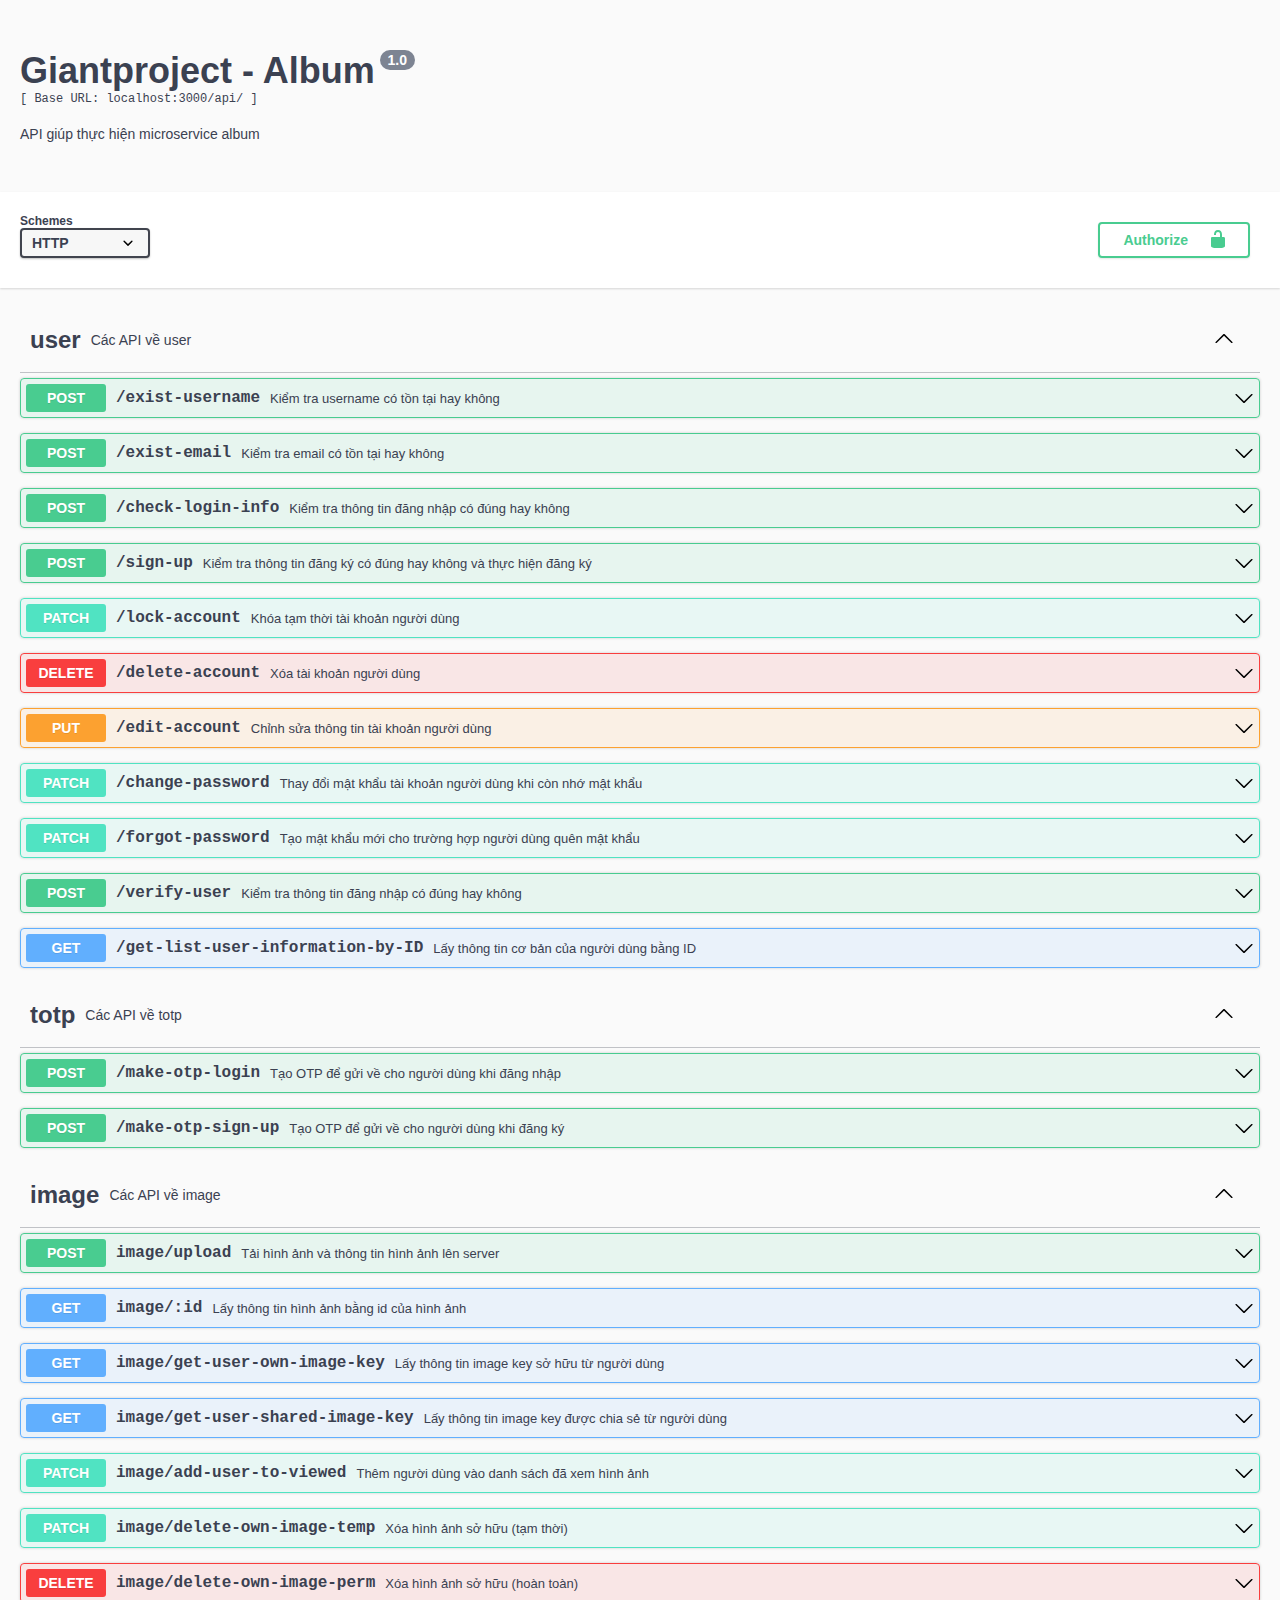
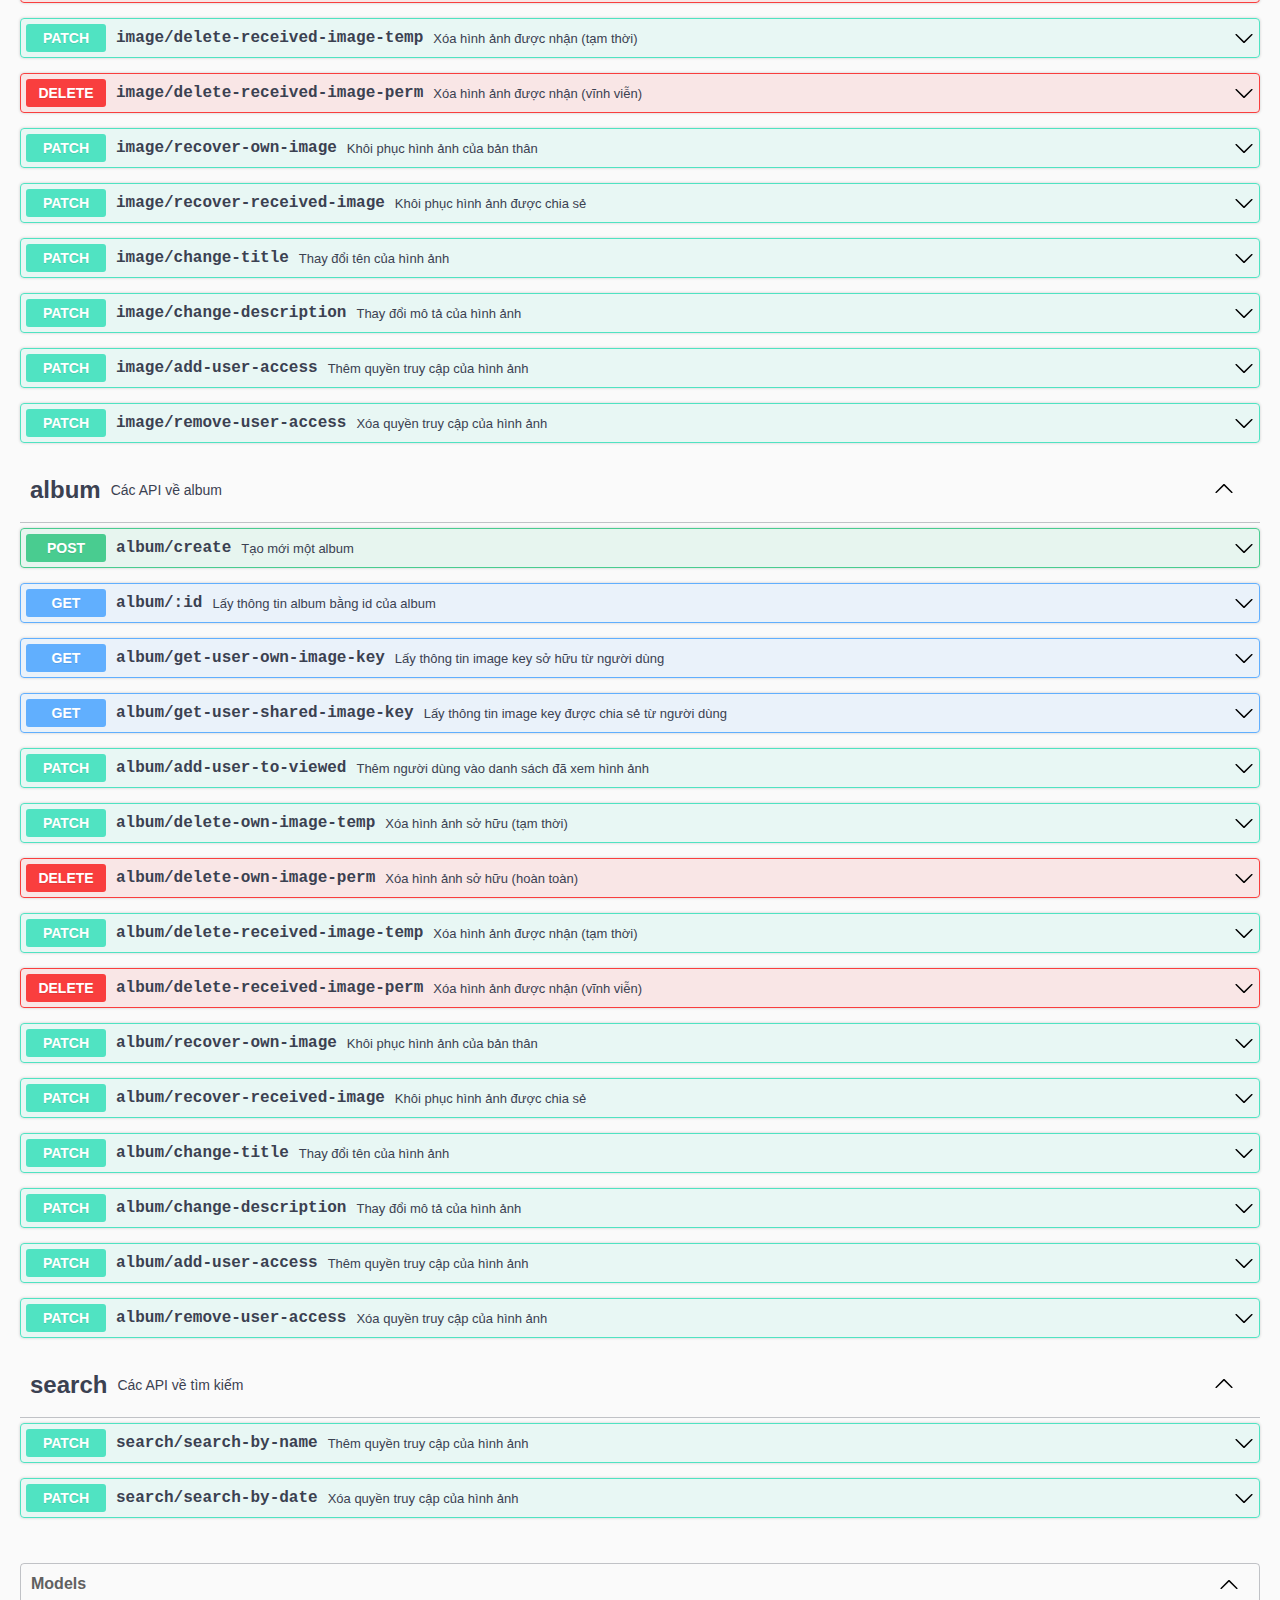
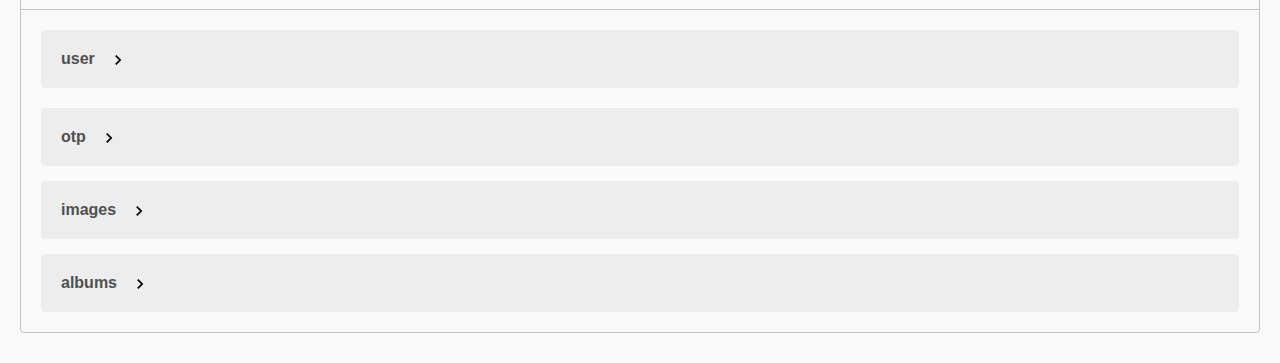
<file: index.html>
<!-- HTML for static distribution bundle build -->
<!DOCTYPE html>
<html lang="en">
  <head>
    <meta charset="UTF-8" />
    <meta name="viewport" content="width=device-width, initial-scale=1.0" />
    <title>Album</title>
    <link rel="stylesheet" type="text/css" href="./swagger-ui.css" />
    <link rel="stylesheet" type="text/css" href="index.css" />
    <link
      rel="icon"
      type="image/png"
      href="https://cdn-icons-png.flaticon.com/512/3791/3791339.png"
    />
  </head>

  <body>
    <div id="swagger-ui"></div>
    <script src="./swagger-ui-bundle.js" charset="UTF-8"></script>
    <script src="./swagger-ui-standalone-preset.js" charset="UTF-8"></script>
    <script src="./spec.js" type="text/javascript"></script>
    <script>
      window.onload = function () {
        //<editor-fold desc="Changeable Configuration Block">

        // the following lines will be replaced by docker/configurator, when it runs in a docker-container
        window.ui = SwaggerUIBundle({
          spec: spec,
          dom_id: "#swagger-ui",
          deepLinking: true,
          presets: [SwaggerUIBundle.presets.apis, SwaggerUIStandalonePreset],
          // plugins: [SwaggerUIBundle.plugins.DownloadUrl],
          // layout: "StandaloneLayout",
        });
      };
    </script>
  </body>
</html>
</file>
<file: index.css>
html {
    box-sizing: border-box;
    overflow: -moz-scrollbars-vertical;
    overflow-y: scroll;
}

*,
*:before,
*:after {
    box-sizing: inherit;
}

body {
    margin: 0;
    background: #fafafa;
}
</file>
<file: swagger-ui.css>
.swagger-ui {
  color: #3b4151;
  /*! normalize.css v7.0.0 | MIT License | github.com/necolas/normalize.css */
  font-family: sans-serif;
}
.swagger-ui html {
  /* -ms-text-size-adjust: 100%;
  -webkit-text-size-adjust: 100%; */
  line-height: 1.15;
}
.swagger-ui body {
  margin: 0;
}
.swagger-ui article,
.swagger-ui aside,
.swagger-ui footer,
.swagger-ui header,
.swagger-ui nav,
.swagger-ui section {
  display: block;
}
.swagger-ui h1 {
  font-size: 2em;
  margin: 0.67em 0;
}
.swagger-ui figcaption,
.swagger-ui figure,
.swagger-ui main {
  display: block;
}
.swagger-ui figure {
  margin: 1em 40px;
}
.swagger-ui hr {
  box-sizing: content-box;
  height: 0;
  overflow: visible;
}
.swagger-ui pre {
  font-family: monospace, monospace;
  font-size: 1em;
}
.swagger-ui a {
  -webkit-text-decoration-skip: objects;
  background-color: transparent;
}
.swagger-ui abbr[title] {
  border-bottom: none;
  text-decoration: underline;
  -webkit-text-decoration: underline dotted;
  text-decoration: underline dotted;
}
.swagger-ui b,
.swagger-ui strong {
  font-weight: inherit;
  font-weight: bolder;
}
.swagger-ui code,
.swagger-ui kbd,
.swagger-ui samp {
  font-family: monospace, monospace;
  font-size: 1em;
}
.swagger-ui dfn {
  font-style: italic;
}
.swagger-ui mark {
  background-color: #ff0;
  color: #000;
}
.swagger-ui small {
  font-size: 80%;
}
.swagger-ui sub,
.swagger-ui sup {
  font-size: 75%;
  line-height: 0;
  position: relative;
  vertical-align: baseline;
}
.swagger-ui sub {
  bottom: -0.25em;
}
.swagger-ui sup {
  top: -0.5em;
}
.swagger-ui audio,
.swagger-ui video {
  display: inline-block;
}
.swagger-ui audio:not([controls]) {
  display: none;
  height: 0;
}
.swagger-ui img {
  border-style: none;
}
.swagger-ui svg:not(:root) {
  overflow: hidden;
}
.swagger-ui button,
.swagger-ui input,
.swagger-ui optgroup,
.swagger-ui select,
.swagger-ui textarea {
  font-family: sans-serif;
  font-size: 100%;
  line-height: 1.15;
  margin: 0;
}
.swagger-ui button,
.swagger-ui input {
  overflow: visible;
}
.swagger-ui button,
.swagger-ui select {
  text-transform: none;
}
.swagger-ui [type="reset"],
.swagger-ui [type="submit"],
.swagger-ui button,
.swagger-ui html [type="button"] {
  -webkit-appearance: button;
}
.swagger-ui [type="button"]::-moz-focus-inner,
.swagger-ui [type="reset"]::-moz-focus-inner,
.swagger-ui [type="submit"]::-moz-focus-inner,
.swagger-ui button::-moz-focus-inner {
  border-style: none;
  padding: 0;
}
.swagger-ui [type="button"]:-moz-focusring,
.swagger-ui [type="reset"]:-moz-focusring,
.swagger-ui [type="submit"]:-moz-focusring,
.swagger-ui button:-moz-focusring {
  outline: 1px dotted ButtonText;
}
.swagger-ui fieldset {
  padding: 0.35em 0.75em 0.625em;
}
.swagger-ui legend {
  box-sizing: border-box;
  color: inherit;
  display: table;
  max-width: 100%;
  padding: 0;
  white-space: normal;
}
.swagger-ui progress {
  display: inline-block;
  vertical-align: baseline;
}
.swagger-ui textarea {
  overflow: auto;
}
.swagger-ui [type="checkbox"],
.swagger-ui [type="radio"] {
  box-sizing: border-box;
  padding: 0;
}
.swagger-ui [type="number"]::-webkit-inner-spin-button,
.swagger-ui [type="number"]::-webkit-outer-spin-button {
  height: auto;
}
.swagger-ui [type="search"] {
  -webkit-appearance: textfield;
  outline-offset: -2px;
}
.swagger-ui [type="search"]::-webkit-search-cancel-button,
.swagger-ui [type="search"]::-webkit-search-decoration {
  -webkit-appearance: none;
}
.swagger-ui ::-webkit-file-upload-button {
  -webkit-appearance: button;
  font: inherit;
}
.swagger-ui details,
.swagger-ui menu {
  display: block;
}
.swagger-ui summary {
  display: list-item;
}
.swagger-ui canvas {
  display: inline-block;
}
.swagger-ui [hidden],
.swagger-ui template {
  display: none;
}
.swagger-ui .debug * {
  outline: 1px solid gold;
}
.swagger-ui .debug-white * {
  outline: 1px solid #fff;
}
.swagger-ui .debug-black * {
  outline: 1px solid #000;
}
.swagger-ui .debug-grid {
  background: transparent
    url([data-uri])
    repeat 0 0;
}
.swagger-ui .debug-grid-16 {
  background: transparent
    url([data-uri])
    repeat 0 0;
}
.swagger-ui .debug-grid-8-solid {
  background: #fff
    url([data-uri])
    repeat 0 0;
}
.swagger-ui .debug-grid-16-solid {
  background: #fff
    url([data-uri])
    repeat 0 0;
}
.swagger-ui .border-box,
.swagger-ui a,
.swagger-ui article,
.swagger-ui body,
.swagger-ui code,
.swagger-ui dd,
.swagger-ui div,
.swagger-ui dl,
.swagger-ui dt,
.swagger-ui fieldset,
.swagger-ui footer,
.swagger-ui form,
.swagger-ui h1,
.swagger-ui h2,
.swagger-ui h3,
.swagger-ui h4,
.swagger-ui h5,
.swagger-ui h6,
.swagger-ui header,
.swagger-ui html,
.swagger-ui input[type="email"],
.swagger-ui input[type="number"],
.swagger-ui input[type="password"],
.swagger-ui input[type="tel"],
.swagger-ui input[type="text"],
.swagger-ui input[type="url"],
.swagger-ui legend,
.swagger-ui li,
.swagger-ui main,
.swagger-ui ol,
.swagger-ui p,
.swagger-ui pre,
.swagger-ui section,
.swagger-ui table,
.swagger-ui td,
.swagger-ui textarea,
.swagger-ui th,
.swagger-ui tr,
.swagger-ui ul {
  box-sizing: border-box;
}
.swagger-ui .aspect-ratio {
  height: 0;
  position: relative;
}
.swagger-ui .aspect-ratio--16x9 {
  padding-bottom: 56.25%;
}
.swagger-ui .aspect-ratio--9x16 {
  padding-bottom: 177.77%;
}
.swagger-ui .aspect-ratio--4x3 {
  padding-bottom: 75%;
}
.swagger-ui .aspect-ratio--3x4 {
  padding-bottom: 133.33%;
}
.swagger-ui .aspect-ratio--6x4 {
  padding-bottom: 66.6%;
}
.swagger-ui .aspect-ratio--4x6 {
  padding-bottom: 150%;
}
.swagger-ui .aspect-ratio--8x5 {
  padding-bottom: 62.5%;
}
.swagger-ui .aspect-ratio--5x8 {
  padding-bottom: 160%;
}
.swagger-ui .aspect-ratio--7x5 {
  padding-bottom: 71.42%;
}
.swagger-ui .aspect-ratio--5x7 {
  padding-bottom: 140%;
}
.swagger-ui .aspect-ratio--1x1 {
  padding-bottom: 100%;
}
.swagger-ui .aspect-ratio--object {
  bottom: 0;
  height: 100%;
  left: 0;
  position: absolute;
  right: 0;
  top: 0;
  width: 100%;
  z-index: 100;
}
@media screen and (min-width: 30em) {
  .swagger-ui .aspect-ratio-ns {
    height: 0;
    position: relative;
  }
  .swagger-ui .aspect-ratio--16x9-ns {
    padding-bottom: 56.25%;
  }
  .swagger-ui .aspect-ratio--9x16-ns {
    padding-bottom: 177.77%;
  }
  .swagger-ui .aspect-ratio--4x3-ns {
    padding-bottom: 75%;
  }
  .swagger-ui .aspect-ratio--3x4-ns {
    padding-bottom: 133.33%;
  }
  .swagger-ui .aspect-ratio--6x4-ns {
    padding-bottom: 66.6%;
  }
  .swagger-ui .aspect-ratio--4x6-ns {
    padding-bottom: 150%;
  }
  .swagger-ui .aspect-ratio--8x5-ns {
    padding-bottom: 62.5%;
  }
  .swagger-ui .aspect-ratio--5x8-ns {
    padding-bottom: 160%;
  }
  .swagger-ui .aspect-ratio--7x5-ns {
    padding-bottom: 71.42%;
  }
  .swagger-ui .aspect-ratio--5x7-ns {
    padding-bottom: 140%;
  }
  .swagger-ui .aspect-ratio--1x1-ns {
    padding-bottom: 100%;
  }
  .swagger-ui .aspect-ratio--object-ns {
    bottom: 0;
    height: 100%;
    left: 0;
    position: absolute;
    right: 0;
    top: 0;
    width: 100%;
    z-index: 100;
  }
}
@media screen and (min-width: 30em) and (max-width: 60em) {
  .swagger-ui .aspect-ratio-m {
    height: 0;
    position: relative;
  }
  .swagger-ui .aspect-ratio--16x9-m {
    padding-bottom: 56.25%;
  }
  .swagger-ui .aspect-ratio--9x16-m {
    padding-bottom: 177.77%;
  }
  .swagger-ui .aspect-ratio--4x3-m {
    padding-bottom: 75%;
  }
  .swagger-ui .aspect-ratio--3x4-m {
    padding-bottom: 133.33%;
  }
  .swagger-ui .aspect-ratio--6x4-m {
    padding-bottom: 66.6%;
  }
  .swagger-ui .aspect-ratio--4x6-m {
    padding-bottom: 150%;
  }
  .swagger-ui .aspect-ratio--8x5-m {
    padding-bottom: 62.5%;
  }
  .swagger-ui .aspect-ratio--5x8-m {
    padding-bottom: 160%;
  }
  .swagger-ui .aspect-ratio--7x5-m {
    padding-bottom: 71.42%;
  }
  .swagger-ui .aspect-ratio--5x7-m {
    padding-bottom: 140%;
  }
  .swagger-ui .aspect-ratio--1x1-m {
    padding-bottom: 100%;
  }
  .swagger-ui .aspect-ratio--object-m {
    bottom: 0;
    height: 100%;
    left: 0;
    position: absolute;
    right: 0;
    top: 0;
    width: 100%;
    z-index: 100;
  }
}
@media screen and (min-width: 60em) {
  .swagger-ui .aspect-ratio-l {
    height: 0;
    position: relative;
  }
  .swagger-ui .aspect-ratio--16x9-l {
    padding-bottom: 56.25%;
  }
  .swagger-ui .aspect-ratio--9x16-l {
    padding-bottom: 177.77%;
  }
  .swagger-ui .aspect-ratio--4x3-l {
    padding-bottom: 75%;
  }
  .swagger-ui .aspect-ratio--3x4-l {
    padding-bottom: 133.33%;
  }
  .swagger-ui .aspect-ratio--6x4-l {
    padding-bottom: 66.6%;
  }
  .swagger-ui .aspect-ratio--4x6-l {
    padding-bottom: 150%;
  }
  .swagger-ui .aspect-ratio--8x5-l {
    padding-bottom: 62.5%;
  }
  .swagger-ui .aspect-ratio--5x8-l {
    padding-bottom: 160%;
  }
  .swagger-ui .aspect-ratio--7x5-l {
    padding-bottom: 71.42%;
  }
  .swagger-ui .aspect-ratio--5x7-l {
    padding-bottom: 140%;
  }
  .swagger-ui .aspect-ratio--1x1-l {
    padding-bottom: 100%;
  }
  .swagger-ui .aspect-ratio--object-l {
    bottom: 0;
    height: 100%;
    left: 0;
    position: absolute;
    right: 0;
    top: 0;
    width: 100%;
    z-index: 100;
  }
}
.swagger-ui img {
  max-width: 100%;
}
.swagger-ui .cover {
  background-size: cover !important;
}
.swagger-ui .contain {
  background-size: contain !important;
}
@media screen and (min-width: 30em) {
  .swagger-ui .cover-ns {
    background-size: cover !important;
  }
  .swagger-ui .contain-ns {
    background-size: contain !important;
  }
}
@media screen and (min-width: 30em) and (max-width: 60em) {
  .swagger-ui .cover-m {
    background-size: cover !important;
  }
  .swagger-ui .contain-m {
    background-size: contain !important;
  }
}
@media screen and (min-width: 60em) {
  .swagger-ui .cover-l {
    background-size: cover !important;
  }
  .swagger-ui .contain-l {
    background-size: contain !important;
  }
}
.swagger-ui .bg-center {
  background-position: 50%;
  background-repeat: no-repeat;
}
.swagger-ui .bg-top {
  background-position: top;
  background-repeat: no-repeat;
}
.swagger-ui .bg-right {
  background-position: 100%;
  background-repeat: no-repeat;
}
.swagger-ui .bg-bottom {
  background-position: bottom;
  background-repeat: no-repeat;
}
.swagger-ui .bg-left {
  background-position: 0;
  background-repeat: no-repeat;
}
@media screen and (min-width: 30em) {
  .swagger-ui .bg-center-ns {
    background-position: 50%;
    background-repeat: no-repeat;
  }
  .swagger-ui .bg-top-ns {
    background-position: top;
    background-repeat: no-repeat;
  }
  .swagger-ui .bg-right-ns {
    background-position: 100%;
    background-repeat: no-repeat;
  }
  .swagger-ui .bg-bottom-ns {
    background-position: bottom;
    background-repeat: no-repeat;
  }
  .swagger-ui .bg-left-ns {
    background-position: 0;
    background-repeat: no-repeat;
  }
}
@media screen and (min-width: 30em) and (max-width: 60em) {
  .swagger-ui .bg-center-m {
    background-position: 50%;
    background-repeat: no-repeat;
  }
  .swagger-ui .bg-top-m {
    background-position: top;
    background-repeat: no-repeat;
  }
  .swagger-ui .bg-right-m {
    background-position: 100%;
    background-repeat: no-repeat;
  }
  .swagger-ui .bg-bottom-m {
    background-position: bottom;
    background-repeat: no-repeat;
  }
  .swagger-ui .bg-left-m {
    background-position: 0;
    background-repeat: no-repeat;
  }
}
@media screen and (min-width: 60em) {
  .swagger-ui .bg-center-l {
    background-position: 50%;
    background-repeat: no-repeat;
  }
  .swagger-ui .bg-top-l {
    background-position: top;
    background-repeat: no-repeat;
  }
  .swagger-ui .bg-right-l {
    background-position: 100%;
    background-repeat: no-repeat;
  }
  .swagger-ui .bg-bottom-l {
    background-position: bottom;
    background-repeat: no-repeat;
  }
  .swagger-ui .bg-left-l {
    background-position: 0;
    background-repeat: no-repeat;
  }
}
.swagger-ui .outline {
  outline: 1px solid;
}
.swagger-ui .outline-transparent {
  outline: 1px solid transparent;
}
.swagger-ui .outline-0 {
  outline: 0;
}
@media screen and (min-width: 30em) {
  .swagger-ui .outline-ns {
    outline: 1px solid;
  }
  .swagger-ui .outline-transparent-ns {
    outline: 1px solid transparent;
  }
  .swagger-ui .outline-0-ns {
    outline: 0;
  }
}
@media screen and (min-width: 30em) and (max-width: 60em) {
  .swagger-ui .outline-m {
    outline: 1px solid;
  }
  .swagger-ui .outline-transparent-m {
    outline: 1px solid transparent;
  }
  .swagger-ui .outline-0-m {
    outline: 0;
  }
}
@media screen and (min-width: 60em) {
  .swagger-ui .outline-l {
    outline: 1px solid;
  }
  .swagger-ui .outline-transparent-l {
    outline: 1px solid transparent;
  }
  .swagger-ui .outline-0-l {
    outline: 0;
  }
}
.swagger-ui .ba {
  border-style: solid;
  border-width: 1px;
}
.swagger-ui .bt {
  border-top-style: solid;
  border-top-width: 1px;
}
.swagger-ui .br {
  border-right-style: solid;
  border-right-width: 1px;
}
.swagger-ui .bb {
  border-bottom-style: solid;
  border-bottom-width: 1px;
}
.swagger-ui .bl {
  border-left-style: solid;
  border-left-width: 1px;
}
.swagger-ui .bn {
  border-style: none;
  border-width: 0;
}
@media screen and (min-width: 30em) {
  .swagger-ui .ba-ns {
    border-style: solid;
    border-width: 1px;
  }
  .swagger-ui .bt-ns {
    border-top-style: solid;
    border-top-width: 1px;
  }
  .swagger-ui .br-ns {
    border-right-style: solid;
    border-right-width: 1px;
  }
  .swagger-ui .bb-ns {
    border-bottom-style: solid;
    border-bottom-width: 1px;
  }
  .swagger-ui .bl-ns {
    border-left-style: solid;
    border-left-width: 1px;
  }
  .swagger-ui .bn-ns {
    border-style: none;
    border-width: 0;
  }
}
@media screen and (min-width: 30em) and (max-width: 60em) {
  .swagger-ui .ba-m {
    border-style: solid;
    border-width: 1px;
  }
  .swagger-ui .bt-m {
    border-top-style: solid;
    border-top-width: 1px;
  }
  .swagger-ui .br-m {
    border-right-style: solid;
    border-right-width: 1px;
  }
  .swagger-ui .bb-m {
    border-bottom-style: solid;
    border-bottom-width: 1px;
  }
  .swagger-ui .bl-m {
    border-left-style: solid;
    border-left-width: 1px;
  }
  .swagger-ui .bn-m {
    border-style: none;
    border-width: 0;
  }
}
@media screen and (min-width: 60em) {
  .swagger-ui .ba-l {
    border-style: solid;
    border-width: 1px;
  }
  .swagger-ui .bt-l {
    border-top-style: solid;
    border-top-width: 1px;
  }
  .swagger-ui .br-l {
    border-right-style: solid;
    border-right-width: 1px;
  }
  .swagger-ui .bb-l {
    border-bottom-style: solid;
    border-bottom-width: 1px;
  }
  .swagger-ui .bl-l {
    border-left-style: solid;
    border-left-width: 1px;
  }
  .swagger-ui .bn-l {
    border-style: none;
    border-width: 0;
  }
}
.swagger-ui .b--black {
  border-color: #000;
}
.swagger-ui .b--near-black {
  border-color: #111;
}
.swagger-ui .b--dark-gray {
  border-color: #333;
}
.swagger-ui .b--mid-gray {
  border-color: #555;
}
.swagger-ui .b--gray {
  border-color: #777;
}
.swagger-ui .b--silver {
  border-color: #999;
}
.swagger-ui .b--light-silver {
  border-color: #aaa;
}
.swagger-ui .b--moon-gray {
  border-color: #ccc;
}
.swagger-ui .b--light-gray {
  border-color: #eee;
}
.swagger-ui .b--near-white {
  border-color: #f4f4f4;
}
.swagger-ui .b--white {
  border-color: #fff;
}
.swagger-ui .b--white-90 {
  border-color: hsla(0, 0%, 100%, 0.9);
}
.swagger-ui .b--white-80 {
  border-color: hsla(0, 0%, 100%, 0.8);
}
.swagger-ui .b--white-70 {
  border-color: hsla(0, 0%, 100%, 0.7);
}
.swagger-ui .b--white-60 {
  border-color: hsla(0, 0%, 100%, 0.6);
}
.swagger-ui .b--white-50 {
  border-color: hsla(0, 0%, 100%, 0.5);
}
.swagger-ui .b--white-40 {
  border-color: hsla(0, 0%, 100%, 0.4);
}
.swagger-ui .b--white-30 {
  border-color: hsla(0, 0%, 100%, 0.3);
}
.swagger-ui .b--white-20 {
  border-color: hsla(0, 0%, 100%, 0.2);
}
.swagger-ui .b--white-10 {
  border-color: hsla(0, 0%, 100%, 0.1);
}
.swagger-ui .b--white-05 {
  border-color: hsla(0, 0%, 100%, 0.05);
}
.swagger-ui .b--white-025 {
  border-color: hsla(0, 0%, 100%, 0.025);
}
.swagger-ui .b--white-0125 {
  border-color: hsla(0, 0%, 100%, 0.013);
}
.swagger-ui .b--black-90 {
  border-color: rgba(0, 0, 0, 0.9);
}
.swagger-ui .b--black-80 {
  border-color: rgba(0, 0, 0, 0.8);
}
.swagger-ui .b--black-70 {
  border-color: rgba(0, 0, 0, 0.7);
}
.swagger-ui .b--black-60 {
  border-color: rgba(0, 0, 0, 0.6);
}
.swagger-ui .b--black-50 {
  border-color: rgba(0, 0, 0, 0.5);
}
.swagger-ui .b--black-40 {
  border-color: rgba(0, 0, 0, 0.4);
}
.swagger-ui .b--black-30 {
  border-color: rgba(0, 0, 0, 0.3);
}
.swagger-ui .b--black-20 {
  border-color: rgba(0, 0, 0, 0.2);
}
.swagger-ui .b--black-10 {
  border-color: rgba(0, 0, 0, 0.1);
}
.swagger-ui .b--black-05 {
  border-color: rgba(0, 0, 0, 0.05);
}
.swagger-ui .b--black-025 {
  border-color: rgba(0, 0, 0, 0.025);
}
.swagger-ui .b--black-0125 {
  border-color: rgba(0, 0, 0, 0.013);
}
.swagger-ui .b--dark-red {
  border-color: #e7040f;
}
.swagger-ui .b--red {
  border-color: #ff4136;
}
.swagger-ui .b--light-red {
  border-color: #ff725c;
}
.swagger-ui .b--orange {
  border-color: #ff6300;
}
.swagger-ui .b--gold {
  border-color: #ffb700;
}
.swagger-ui .b--yellow {
  border-color: gold;
}
.swagger-ui .b--light-yellow {
  border-color: #fbf1a9;
}
.swagger-ui .b--purple {
  border-color: #5e2ca5;
}
.swagger-ui .b--light-purple {
  border-color: #a463f2;
}
.swagger-ui .b--dark-pink {
  border-color: #d5008f;
}
.swagger-ui .b--hot-pink {
  border-color: #ff41b4;
}
.swagger-ui .b--pink {
  border-color: #ff80cc;
}
.swagger-ui .b--light-pink {
  border-color: #ffa3d7;
}
.swagger-ui .b--dark-green {
  border-color: #137752;
}
.swagger-ui .b--green {
  border-color: #19a974;
}
.swagger-ui .b--light-green {
  border-color: #9eebcf;
}
.swagger-ui .b--navy {
  border-color: #001b44;
}
.swagger-ui .b--dark-blue {
  border-color: #00449e;
}
.swagger-ui .b--blue {
  border-color: #357edd;
}
.swagger-ui .b--light-blue {
  border-color: #96ccff;
}
.swagger-ui .b--lightest-blue {
  border-color: #cdecff;
}
.swagger-ui .b--washed-blue {
  border-color: #f6fffe;
}
.swagger-ui .b--washed-green {
  border-color: #e8fdf5;
}
.swagger-ui .b--washed-yellow {
  border-color: #fffceb;
}
.swagger-ui .b--washed-red {
  border-color: #ffdfdf;
}
.swagger-ui .b--transparent {
  border-color: transparent;
}
.swagger-ui .b--inherit {
  border-color: inherit;
}
.swagger-ui .br0 {
  border-radius: 0;
}
.swagger-ui .br1 {
  border-radius: 0.125rem;
}
.swagger-ui .br2 {
  border-radius: 0.25rem;
}
.swagger-ui .br3 {
  border-radius: 0.5rem;
}
.swagger-ui .br4 {
  border-radius: 1rem;
}
.swagger-ui .br-100 {
  border-radius: 100%;
}
.swagger-ui .br-pill {
  border-radius: 9999px;
}
.swagger-ui .br--bottom {
  border-top-left-radius: 0;
  border-top-right-radius: 0;
}
.swagger-ui .br--top {
  border-bottom-left-radius: 0;
  border-bottom-right-radius: 0;
}
.swagger-ui .br--right {
  border-bottom-left-radius: 0;
  border-top-left-radius: 0;
}
.swagger-ui .br--left {
  border-bottom-right-radius: 0;
  border-top-right-radius: 0;
}
@media screen and (min-width: 30em) {
  .swagger-ui .br0-ns {
    border-radius: 0;
  }
  .swagger-ui .br1-ns {
    border-radius: 0.125rem;
  }
  .swagger-ui .br2-ns {
    border-radius: 0.25rem;
  }
  .swagger-ui .br3-ns {
    border-radius: 0.5rem;
  }
  .swagger-ui .br4-ns {
    border-radius: 1rem;
  }
  .swagger-ui .br-100-ns {
    border-radius: 100%;
  }
  .swagger-ui .br-pill-ns {
    border-radius: 9999px;
  }
  .swagger-ui .br--bottom-ns {
    border-top-left-radius: 0;
    border-top-right-radius: 0;
  }
  .swagger-ui .br--top-ns {
    border-bottom-left-radius: 0;
    border-bottom-right-radius: 0;
  }
  .swagger-ui .br--right-ns {
    border-bottom-left-radius: 0;
    border-top-left-radius: 0;
  }
  .swagger-ui .br--left-ns {
    border-bottom-right-radius: 0;
    border-top-right-radius: 0;
  }
}
@media screen and (min-width: 30em) and (max-width: 60em) {
  .swagger-ui .br0-m {
    border-radius: 0;
  }
  .swagger-ui .br1-m {
    border-radius: 0.125rem;
  }
  .swagger-ui .br2-m {
    border-radius: 0.25rem;
  }
  .swagger-ui .br3-m {
    border-radius: 0.5rem;
  }
  .swagger-ui .br4-m {
    border-radius: 1rem;
  }
  .swagger-ui .br-100-m {
    border-radius: 100%;
  }
  .swagger-ui .br-pill-m {
    border-radius: 9999px;
  }
  .swagger-ui .br--bottom-m {
    border-top-left-radius: 0;
    border-top-right-radius: 0;
  }
  .swagger-ui .br--top-m {
    border-bottom-left-radius: 0;
    border-bottom-right-radius: 0;
  }
  .swagger-ui .br--right-m {
    border-bottom-left-radius: 0;
    border-top-left-radius: 0;
  }
  .swagger-ui .br--left-m {
    border-bottom-right-radius: 0;
    border-top-right-radius: 0;
  }
}
@media screen and (min-width: 60em) {
  .swagger-ui .br0-l {
    border-radius: 0;
  }
  .swagger-ui .br1-l {
    border-radius: 0.125rem;
  }
  .swagger-ui .br2-l {
    border-radius: 0.25rem;
  }
  .swagger-ui .br3-l {
    border-radius: 0.5rem;
  }
  .swagger-ui .br4-l {
    border-radius: 1rem;
  }
  .swagger-ui .br-100-l {
    border-radius: 100%;
  }
  .swagger-ui .br-pill-l {
    border-radius: 9999px;
  }
  .swagger-ui .br--bottom-l {
    border-top-left-radius: 0;
    border-top-right-radius: 0;
  }
  .swagger-ui .br--top-l {
    border-bottom-left-radius: 0;
    border-bottom-right-radius: 0;
  }
  .swagger-ui .br--right-l {
    border-bottom-left-radius: 0;
    border-top-left-radius: 0;
  }
  .swagger-ui .br--left-l {
    border-bottom-right-radius: 0;
    border-top-right-radius: 0;
  }
}
.swagger-ui .b--dotted {
  border-style: dotted;
}
.swagger-ui .b--dashed {
  border-style: dashed;
}
.swagger-ui .b--solid {
  border-style: solid;
}
.swagger-ui .b--none {
  border-style: none;
}
@media screen and (min-width: 30em) {
  .swagger-ui .b--dotted-ns {
    border-style: dotted;
  }
  .swagger-ui .b--dashed-ns {
    border-style: dashed;
  }
  .swagger-ui .b--solid-ns {
    border-style: solid;
  }
  .swagger-ui .b--none-ns {
    border-style: none;
  }
}
@media screen and (min-width: 30em) and (max-width: 60em) {
  .swagger-ui .b--dotted-m {
    border-style: dotted;
  }
  .swagger-ui .b--dashed-m {
    border-style: dashed;
  }
  .swagger-ui .b--solid-m {
    border-style: solid;
  }
  .swagger-ui .b--none-m {
    border-style: none;
  }
}
@media screen and (min-width: 60em) {
  .swagger-ui .b--dotted-l {
    border-style: dotted;
  }
  .swagger-ui .b--dashed-l {
    border-style: dashed;
  }
  .swagger-ui .b--solid-l {
    border-style: solid;
  }
  .swagger-ui .b--none-l {
    border-style: none;
  }
}
.swagger-ui .bw0 {
  border-width: 0;
}
.swagger-ui .bw1 {
  border-width: 0.125rem;
}
.swagger-ui .bw2 {
  border-width: 0.25rem;
}
.swagger-ui .bw3 {
  border-width: 0.5rem;
}
.swagger-ui .bw4 {
  border-width: 1rem;
}
.swagger-ui .bw5 {
  border-width: 2rem;
}
.swagger-ui .bt-0 {
  border-top-width: 0;
}
.swagger-ui .br-0 {
  border-right-width: 0;
}
.swagger-ui .bb-0 {
  border-bottom-width: 0;
}
.swagger-ui .bl-0 {
  border-left-width: 0;
}
@media screen and (min-width: 30em) {
  .swagger-ui .bw0-ns {
    border-width: 0;
  }
  .swagger-ui .bw1-ns {
    border-width: 0.125rem;
  }
  .swagger-ui .bw2-ns {
    border-width: 0.25rem;
  }
  .swagger-ui .bw3-ns {
    border-width: 0.5rem;
  }
  .swagger-ui .bw4-ns {
    border-width: 1rem;
  }
  .swagger-ui .bw5-ns {
    border-width: 2rem;
  }
  .swagger-ui .bt-0-ns {
    border-top-width: 0;
  }
  .swagger-ui .br-0-ns {
    border-right-width: 0;
  }
  .swagger-ui .bb-0-ns {
    border-bottom-width: 0;
  }
  .swagger-ui .bl-0-ns {
    border-left-width: 0;
  }
}
@media screen and (min-width: 30em) and (max-width: 60em) {
  .swagger-ui .bw0-m {
    border-width: 0;
  }
  .swagger-ui .bw1-m {
    border-width: 0.125rem;
  }
  .swagger-ui .bw2-m {
    border-width: 0.25rem;
  }
  .swagger-ui .bw3-m {
    border-width: 0.5rem;
  }
  .swagger-ui .bw4-m {
    border-width: 1rem;
  }
  .swagger-ui .bw5-m {
    border-width: 2rem;
  }
  .swagger-ui .bt-0-m {
    border-top-width: 0;
  }
  .swagger-ui .br-0-m {
    border-right-width: 0;
  }
  .swagger-ui .bb-0-m {
    border-bottom-width: 0;
  }
  .swagger-ui .bl-0-m {
    border-left-width: 0;
  }
}
@media screen and (min-width: 60em) {
  .swagger-ui .bw0-l {
    border-width: 0;
  }
  .swagger-ui .bw1-l {
    border-width: 0.125rem;
  }
  .swagger-ui .bw2-l {
    border-width: 0.25rem;
  }
  .swagger-ui .bw3-l {
    border-width: 0.5rem;
  }
  .swagger-ui .bw4-l {
    border-width: 1rem;
  }
  .swagger-ui .bw5-l {
    border-width: 2rem;
  }
  .swagger-ui .bt-0-l {
    border-top-width: 0;
  }
  .swagger-ui .br-0-l {
    border-right-width: 0;
  }
  .swagger-ui .bb-0-l {
    border-bottom-width: 0;
  }
  .swagger-ui .bl-0-l {
    border-left-width: 0;
  }
}
.swagger-ui .shadow-1 {
  box-shadow: 0 0 4px 2px rgba(0, 0, 0, 0.2);
}
.swagger-ui .shadow-2 {
  box-shadow: 0 0 8px 2px rgba(0, 0, 0, 0.2);
}
.swagger-ui .shadow-3 {
  box-shadow: 2px 2px 4px 2px rgba(0, 0, 0, 0.2);
}
.swagger-ui .shadow-4 {
  box-shadow: 2px 2px 8px 0 rgba(0, 0, 0, 0.2);
}
.swagger-ui .shadow-5 {
  box-shadow: 4px 4px 8px 0 rgba(0, 0, 0, 0.2);
}
@media screen and (min-width: 30em) {
  .swagger-ui .shadow-1-ns {
    box-shadow: 0 0 4px 2px rgba(0, 0, 0, 0.2);
  }
  .swagger-ui .shadow-2-ns {
    box-shadow: 0 0 8px 2px rgba(0, 0, 0, 0.2);
  }
  .swagger-ui .shadow-3-ns {
    box-shadow: 2px 2px 4px 2px rgba(0, 0, 0, 0.2);
  }
  .swagger-ui .shadow-4-ns {
    box-shadow: 2px 2px 8px 0 rgba(0, 0, 0, 0.2);
  }
  .swagger-ui .shadow-5-ns {
    box-shadow: 4px 4px 8px 0 rgba(0, 0, 0, 0.2);
  }
}
@media screen and (min-width: 30em) and (max-width: 60em) {
  .swagger-ui .shadow-1-m {
    box-shadow: 0 0 4px 2px rgba(0, 0, 0, 0.2);
  }
  .swagger-ui .shadow-2-m {
    box-shadow: 0 0 8px 2px rgba(0, 0, 0, 0.2);
  }
  .swagger-ui .shadow-3-m {
    box-shadow: 2px 2px 4px 2px rgba(0, 0, 0, 0.2);
  }
  .swagger-ui .shadow-4-m {
    box-shadow: 2px 2px 8px 0 rgba(0, 0, 0, 0.2);
  }
  .swagger-ui .shadow-5-m {
    box-shadow: 4px 4px 8px 0 rgba(0, 0, 0, 0.2);
  }
}
@media screen and (min-width: 60em) {
  .swagger-ui .shadow-1-l {
    box-shadow: 0 0 4px 2px rgba(0, 0, 0, 0.2);
  }
  .swagger-ui .shadow-2-l {
    box-shadow: 0 0 8px 2px rgba(0, 0, 0, 0.2);
  }
  .swagger-ui .shadow-3-l {
    box-shadow: 2px 2px 4px 2px rgba(0, 0, 0, 0.2);
  }
  .swagger-ui .shadow-4-l {
    box-shadow: 2px 2px 8px 0 rgba(0, 0, 0, 0.2);
  }
  .swagger-ui .shadow-5-l {
    box-shadow: 4px 4px 8px 0 rgba(0, 0, 0, 0.2);
  }
}
.swagger-ui .pre {
  overflow-x: auto;
  overflow-y: hidden;
  overflow: scroll;
}
.swagger-ui .top-0 {
  top: 0;
}
.swagger-ui .right-0 {
  right: 0;
}
.swagger-ui .bottom-0 {
  bottom: 0;
}
.swagger-ui .left-0 {
  left: 0;
}
.swagger-ui .top-1 {
  top: 1rem;
}
.swagger-ui .right-1 {
  right: 1rem;
}
.swagger-ui .bottom-1 {
  bottom: 1rem;
}
.swagger-ui .left-1 {
  left: 1rem;
}
.swagger-ui .top-2 {
  top: 2rem;
}
.swagger-ui .right-2 {
  right: 2rem;
}
.swagger-ui .bottom-2 {
  bottom: 2rem;
}
.swagger-ui .left-2 {
  left: 2rem;
}
.swagger-ui .top--1 {
  top: -1rem;
}
.swagger-ui .right--1 {
  right: -1rem;
}
.swagger-ui .bottom--1 {
  bottom: -1rem;
}
.swagger-ui .left--1 {
  left: -1rem;
}
.swagger-ui .top--2 {
  top: -2rem;
}
.swagger-ui .right--2 {
  right: -2rem;
}
.swagger-ui .bottom--2 {
  bottom: -2rem;
}
.swagger-ui .left--2 {
  left: -2rem;
}
.swagger-ui .absolute--fill {
  bottom: 0;
  left: 0;
  right: 0;
  top: 0;
}
@media screen and (min-width: 30em) {
  .swagger-ui .top-0-ns {
    top: 0;
  }
  .swagger-ui .left-0-ns {
    left: 0;
  }
  .swagger-ui .right-0-ns {
    right: 0;
  }
  .swagger-ui .bottom-0-ns {
    bottom: 0;
  }
  .swagger-ui .top-1-ns {
    top: 1rem;
  }
  .swagger-ui .left-1-ns {
    left: 1rem;
  }
  .swagger-ui .right-1-ns {
    right: 1rem;
  }
  .swagger-ui .bottom-1-ns {
    bottom: 1rem;
  }
  .swagger-ui .top-2-ns {
    top: 2rem;
  }
  .swagger-ui .left-2-ns {
    left: 2rem;
  }
  .swagger-ui .right-2-ns {
    right: 2rem;
  }
  .swagger-ui .bottom-2-ns {
    bottom: 2rem;
  }
  .swagger-ui .top--1-ns {
    top: -1rem;
  }
  .swagger-ui .right--1-ns {
    right: -1rem;
  }
  .swagger-ui .bottom--1-ns {
    bottom: -1rem;
  }
  .swagger-ui .left--1-ns {
    left: -1rem;
  }
  .swagger-ui .top--2-ns {
    top: -2rem;
  }
  .swagger-ui .right--2-ns {
    right: -2rem;
  }
  .swagger-ui .bottom--2-ns {
    bottom: -2rem;
  }
  .swagger-ui .left--2-ns {
    left: -2rem;
  }
  .swagger-ui .absolute--fill-ns {
    bottom: 0;
    left: 0;
    right: 0;
    top: 0;
  }
}
@media screen and (min-width: 30em) and (max-width: 60em) {
  .swagger-ui .top-0-m {
    top: 0;
  }
  .swagger-ui .left-0-m {
    left: 0;
  }
  .swagger-ui .right-0-m {
    right: 0;
  }
  .swagger-ui .bottom-0-m {
    bottom: 0;
  }
  .swagger-ui .top-1-m {
    top: 1rem;
  }
  .swagger-ui .left-1-m {
    left: 1rem;
  }
  .swagger-ui .right-1-m {
    right: 1rem;
  }
  .swagger-ui .bottom-1-m {
    bottom: 1rem;
  }
  .swagger-ui .top-2-m {
    top: 2rem;
  }
  .swagger-ui .left-2-m {
    left: 2rem;
  }
  .swagger-ui .right-2-m {
    right: 2rem;
  }
  .swagger-ui .bottom-2-m {
    bottom: 2rem;
  }
  .swagger-ui .top--1-m {
    top: -1rem;
  }
  .swagger-ui .right--1-m {
    right: -1rem;
  }
  .swagger-ui .bottom--1-m {
    bottom: -1rem;
  }
  .swagger-ui .left--1-m {
    left: -1rem;
  }
  .swagger-ui .top--2-m {
    top: -2rem;
  }
  .swagger-ui .right--2-m {
    right: -2rem;
  }
  .swagger-ui .bottom--2-m {
    bottom: -2rem;
  }
  .swagger-ui .left--2-m {
    left: -2rem;
  }
  .swagger-ui .absolute--fill-m {
    bottom: 0;
    left: 0;
    right: 0;
    top: 0;
  }
}
@media screen and (min-width: 60em) {
  .swagger-ui .top-0-l {
    top: 0;
  }
  .swagger-ui .left-0-l {
    left: 0;
  }
  .swagger-ui .right-0-l {
    right: 0;
  }
  .swagger-ui .bottom-0-l {
    bottom: 0;
  }
  .swagger-ui .top-1-l {
    top: 1rem;
  }
  .swagger-ui .left-1-l {
    left: 1rem;
  }
  .swagger-ui .right-1-l {
    right: 1rem;
  }
  .swagger-ui .bottom-1-l {
    bottom: 1rem;
  }
  .swagger-ui .top-2-l {
    top: 2rem;
  }
  .swagger-ui .left-2-l {
    left: 2rem;
  }
  .swagger-ui .right-2-l {
    right: 2rem;
  }
  .swagger-ui .bottom-2-l {
    bottom: 2rem;
  }
  .swagger-ui .top--1-l {
    top: -1rem;
  }
  .swagger-ui .right--1-l {
    right: -1rem;
  }
  .swagger-ui .bottom--1-l {
    bottom: -1rem;
  }
  .swagger-ui .left--1-l {
    left: -1rem;
  }
  .swagger-ui .top--2-l {
    top: -2rem;
  }
  .swagger-ui .right--2-l {
    right: -2rem;
  }
  .swagger-ui .bottom--2-l {
    bottom: -2rem;
  }
  .swagger-ui .left--2-l {
    left: -2rem;
  }
  .swagger-ui .absolute--fill-l {
    bottom: 0;
    left: 0;
    right: 0;
    top: 0;
  }
}
.swagger-ui .cf:after,
.swagger-ui .cf:before {
  content: " ";
  display: table;
}
.swagger-ui .cf:after {
  clear: both;
}
.swagger-ui .cf {
  *zoom: 1;
}
.swagger-ui .cl {
  clear: left;
}
.swagger-ui .cr {
  clear: right;
}
.swagger-ui .cb {
  clear: both;
}
.swagger-ui .cn {
  clear: none;
}
@media screen and (min-width: 30em) {
  .swagger-ui .cl-ns {
    clear: left;
  }
  .swagger-ui .cr-ns {
    clear: right;
  }
  .swagger-ui .cb-ns {
    clear: both;
  }
  .swagger-ui .cn-ns {
    clear: none;
  }
}
@media screen and (min-width: 30em) and (max-width: 60em) {
  .swagger-ui .cl-m {
    clear: left;
  }
  .swagger-ui .cr-m {
    clear: right;
  }
  .swagger-ui .cb-m {
    clear: both;
  }
  .swagger-ui .cn-m {
    clear: none;
  }
}
@media screen and (min-width: 60em) {
  .swagger-ui .cl-l {
    clear: left;
  }
  .swagger-ui .cr-l {
    clear: right;
  }
  .swagger-ui .cb-l {
    clear: both;
  }
  .swagger-ui .cn-l {
    clear: none;
  }
}
.swagger-ui .flex {
  display: flex;
}
.swagger-ui .inline-flex {
  display: inline-flex;
}
.swagger-ui .flex-auto {
  flex: 1 1 auto;
  min-height: 0;
  min-width: 0;
}
.swagger-ui .flex-none {
  flex: none;
}
.swagger-ui .flex-column {
  flex-direction: column;
}
.swagger-ui .flex-row {
  flex-direction: row;
}
.swagger-ui .flex-wrap {
  flex-wrap: wrap;
}
.swagger-ui .flex-nowrap {
  flex-wrap: nowrap;
}
.swagger-ui .flex-wrap-reverse {
  flex-wrap: wrap-reverse;
}
.swagger-ui .flex-column-reverse {
  flex-direction: column-reverse;
}
.swagger-ui .flex-row-reverse {
  flex-direction: row-reverse;
}
.swagger-ui .items-start {
  align-items: flex-start;
}
.swagger-ui .items-end {
  align-items: flex-end;
}
.swagger-ui .items-center {
  align-items: center;
}
.swagger-ui .items-baseline {
  align-items: baseline;
}
.swagger-ui .items-stretch {
  align-items: stretch;
}
.swagger-ui .self-start {
  align-self: flex-start;
}
.swagger-ui .self-end {
  align-self: flex-end;
}
.swagger-ui .self-center {
  align-self: center;
}
.swagger-ui .self-baseline {
  align-self: baseline;
}
.swagger-ui .self-stretch {
  align-self: stretch;
}
.swagger-ui .justify-start {
  justify-content: flex-start;
}
.swagger-ui .justify-end {
  justify-content: flex-end;
}
.swagger-ui .justify-center {
  justify-content: center;
}
.swagger-ui .justify-between {
  justify-content: space-between;
}
.swagger-ui .justify-around {
  justify-content: space-around;
}
.swagger-ui .content-start {
  align-content: flex-start;
}
.swagger-ui .content-end {
  align-content: flex-end;
}
.swagger-ui .content-center {
  align-content: center;
}
.swagger-ui .content-between {
  align-content: space-between;
}
.swagger-ui .content-around {
  align-content: space-around;
}
.swagger-ui .content-stretch {
  align-content: stretch;
}
.swagger-ui .order-0 {
  order: 0;
}
.swagger-ui .order-1 {
  order: 1;
}
.swagger-ui .order-2 {
  order: 2;
}
.swagger-ui .order-3 {
  order: 3;
}
.swagger-ui .order-4 {
  order: 4;
}
.swagger-ui .order-5 {
  order: 5;
}
.swagger-ui .order-6 {
  order: 6;
}
.swagger-ui .order-7 {
  order: 7;
}
.swagger-ui .order-8 {
  order: 8;
}
.swagger-ui .order-last {
  order: 99999;
}
.swagger-ui .flex-grow-0 {
  flex-grow: 0;
}
.swagger-ui .flex-grow-1 {
  flex-grow: 1;
}
.swagger-ui .flex-shrink-0 {
  flex-shrink: 0;
}
.swagger-ui .flex-shrink-1 {
  flex-shrink: 1;
}
@media screen and (min-width: 30em) {
  .swagger-ui .flex-ns {
    display: flex;
  }
  .swagger-ui .inline-flex-ns {
    display: inline-flex;
  }
  .swagger-ui .flex-auto-ns {
    flex: 1 1 auto;
    min-height: 0;
    min-width: 0;
  }
  .swagger-ui .flex-none-ns {
    flex: none;
  }
  .swagger-ui .flex-column-ns {
    flex-direction: column;
  }
  .swagger-ui .flex-row-ns {
    flex-direction: row;
  }
  .swagger-ui .flex-wrap-ns {
    flex-wrap: wrap;
  }
  .swagger-ui .flex-nowrap-ns {
    flex-wrap: nowrap;
  }
  .swagger-ui .flex-wrap-reverse-ns {
    flex-wrap: wrap-reverse;
  }
  .swagger-ui .flex-column-reverse-ns {
    flex-direction: column-reverse;
  }
  .swagger-ui .flex-row-reverse-ns {
    flex-direction: row-reverse;
  }
  .swagger-ui .items-start-ns {
    align-items: flex-start;
  }
  .swagger-ui .items-end-ns {
    align-items: flex-end;
  }
  .swagger-ui .items-center-ns {
    align-items: center;
  }
  .swagger-ui .items-baseline-ns {
    align-items: baseline;
  }
  .swagger-ui .items-stretch-ns {
    align-items: stretch;
  }
  .swagger-ui .self-start-ns {
    align-self: flex-start;
  }
  .swagger-ui .self-end-ns {
    align-self: flex-end;
  }
  .swagger-ui .self-center-ns {
    align-self: center;
  }
  .swagger-ui .self-baseline-ns {
    align-self: baseline;
  }
  .swagger-ui .self-stretch-ns {
    align-self: stretch;
  }
  .swagger-ui .justify-start-ns {
    justify-content: flex-start;
  }
  .swagger-ui .justify-end-ns {
    justify-content: flex-end;
  }
  .swagger-ui .justify-center-ns {
    justify-content: center;
  }
  .swagger-ui .justify-between-ns {
    justify-content: space-between;
  }
  .swagger-ui .justify-around-ns {
    justify-content: space-around;
  }
  .swagger-ui .content-start-ns {
    align-content: flex-start;
  }
  .swagger-ui .content-end-ns {
    align-content: flex-end;
  }
  .swagger-ui .content-center-ns {
    align-content: center;
  }
  .swagger-ui .content-between-ns {
    align-content: space-between;
  }
  .swagger-ui .content-around-ns {
    align-content: space-around;
  }
  .swagger-ui .content-stretch-ns {
    align-content: stretch;
  }
  .swagger-ui .order-0-ns {
    order: 0;
  }
  .swagger-ui .order-1-ns {
    order: 1;
  }
  .swagger-ui .order-2-ns {
    order: 2;
  }
  .swagger-ui .order-3-ns {
    order: 3;
  }
  .swagger-ui .order-4-ns {
    order: 4;
  }
  .swagger-ui .order-5-ns {
    order: 5;
  }
  .swagger-ui .order-6-ns {
    order: 6;
  }
  .swagger-ui .order-7-ns {
    order: 7;
  }
  .swagger-ui .order-8-ns {
    order: 8;
  }
  .swagger-ui .order-last-ns {
    order: 99999;
  }
  .swagger-ui .flex-grow-0-ns {
    flex-grow: 0;
  }
  .swagger-ui .flex-grow-1-ns {
    flex-grow: 1;
  }
  .swagger-ui .flex-shrink-0-ns {
    flex-shrink: 0;
  }
  .swagger-ui .flex-shrink-1-ns {
    flex-shrink: 1;
  }
}
@media screen and (min-width: 30em) and (max-width: 60em) {
  .swagger-ui .flex-m {
    display: flex;
  }
  .swagger-ui .inline-flex-m {
    display: inline-flex;
  }
  .swagger-ui .flex-auto-m {
    flex: 1 1 auto;
    min-height: 0;
    min-width: 0;
  }
  .swagger-ui .flex-none-m {
    flex: none;
  }
  .swagger-ui .flex-column-m {
    flex-direction: column;
  }
  .swagger-ui .flex-row-m {
    flex-direction: row;
  }
  .swagger-ui .flex-wrap-m {
    flex-wrap: wrap;
  }
  .swagger-ui .flex-nowrap-m {
    flex-wrap: nowrap;
  }
  .swagger-ui .flex-wrap-reverse-m {
    flex-wrap: wrap-reverse;
  }
  .swagger-ui .flex-column-reverse-m {
    flex-direction: column-reverse;
  }
  .swagger-ui .flex-row-reverse-m {
    flex-direction: row-reverse;
  }
  .swagger-ui .items-start-m {
    align-items: flex-start;
  }
  .swagger-ui .items-end-m {
    align-items: flex-end;
  }
  .swagger-ui .items-center-m {
    align-items: center;
  }
  .swagger-ui .items-baseline-m {
    align-items: baseline;
  }
  .swagger-ui .items-stretch-m {
    align-items: stretch;
  }
  .swagger-ui .self-start-m {
    align-self: flex-start;
  }
  .swagger-ui .self-end-m {
    align-self: flex-end;
  }
  .swagger-ui .self-center-m {
    align-self: center;
  }
  .swagger-ui .self-baseline-m {
    align-self: baseline;
  }
  .swagger-ui .self-stretch-m {
    align-self: stretch;
  }
  .swagger-ui .justify-start-m {
    justify-content: flex-start;
  }
  .swagger-ui .justify-end-m {
    justify-content: flex-end;
  }
  .swagger-ui .justify-center-m {
    justify-content: center;
  }
  .swagger-ui .justify-between-m {
    justify-content: space-between;
  }
  .swagger-ui .justify-around-m {
    justify-content: space-around;
  }
  .swagger-ui .content-start-m {
    align-content: flex-start;
  }
  .swagger-ui .content-end-m {
    align-content: flex-end;
  }
  .swagger-ui .content-center-m {
    align-content: center;
  }
  .swagger-ui .content-between-m {
    align-content: space-between;
  }
  .swagger-ui .content-around-m {
    align-content: space-around;
  }
  .swagger-ui .content-stretch-m {
    align-content: stretch;
  }
  .swagger-ui .order-0-m {
    order: 0;
  }
  .swagger-ui .order-1-m {
    order: 1;
  }
  .swagger-ui .order-2-m {
    order: 2;
  }
  .swagger-ui .order-3-m {
    order: 3;
  }
  .swagger-ui .order-4-m {
    order: 4;
  }
  .swagger-ui .order-5-m {
    order: 5;
  }
  .swagger-ui .order-6-m {
    order: 6;
  }
  .swagger-ui .order-7-m {
    order: 7;
  }
  .swagger-ui .order-8-m {
    order: 8;
  }
  .swagger-ui .order-last-m {
    order: 99999;
  }
  .swagger-ui .flex-grow-0-m {
    flex-grow: 0;
  }
  .swagger-ui .flex-grow-1-m {
    flex-grow: 1;
  }
  .swagger-ui .flex-shrink-0-m {
    flex-shrink: 0;
  }
  .swagger-ui .flex-shrink-1-m {
    flex-shrink: 1;
  }
}
@media screen and (min-width: 60em) {
  .swagger-ui .flex-l {
    display: flex;
  }
  .swagger-ui .inline-flex-l {
    display: inline-flex;
  }
  .swagger-ui .flex-auto-l {
    flex: 1 1 auto;
    min-height: 0;
    min-width: 0;
  }
  .swagger-ui .flex-none-l {
    flex: none;
  }
  .swagger-ui .flex-column-l {
    flex-direction: column;
  }
  .swagger-ui .flex-row-l {
    flex-direction: row;
  }
  .swagger-ui .flex-wrap-l {
    flex-wrap: wrap;
  }
  .swagger-ui .flex-nowrap-l {
    flex-wrap: nowrap;
  }
  .swagger-ui .flex-wrap-reverse-l {
    flex-wrap: wrap-reverse;
  }
  .swagger-ui .flex-column-reverse-l {
    flex-direction: column-reverse;
  }
  .swagger-ui .flex-row-reverse-l {
    flex-direction: row-reverse;
  }
  .swagger-ui .items-start-l {
    align-items: flex-start;
  }
  .swagger-ui .items-end-l {
    align-items: flex-end;
  }
  .swagger-ui .items-center-l {
    align-items: center;
  }
  .swagger-ui .items-baseline-l {
    align-items: baseline;
  }
  .swagger-ui .items-stretch-l {
    align-items: stretch;
  }
  .swagger-ui .self-start-l {
    align-self: flex-start;
  }
  .swagger-ui .self-end-l {
    align-self: flex-end;
  }
  .swagger-ui .self-center-l {
    align-self: center;
  }
  .swagger-ui .self-baseline-l {
    align-self: baseline;
  }
  .swagger-ui .self-stretch-l {
    align-self: stretch;
  }
  .swagger-ui .justify-start-l {
    justify-content: flex-start;
  }
  .swagger-ui .justify-end-l {
    justify-content: flex-end;
  }
  .swagger-ui .justify-center-l {
    justify-content: center;
  }
  .swagger-ui .justify-between-l {
    justify-content: space-between;
  }
  .swagger-ui .justify-around-l {
    justify-content: space-around;
  }
  .swagger-ui .content-start-l {
    align-content: flex-start;
  }
  .swagger-ui .content-end-l {
    align-content: flex-end;
  }
  .swagger-ui .content-center-l {
    align-content: center;
  }
  .swagger-ui .content-between-l {
    align-content: space-between;
  }
  .swagger-ui .content-around-l {
    align-content: space-around;
  }
  .swagger-ui .content-stretch-l {
    align-content: stretch;
  }
  .swagger-ui .order-0-l {
    order: 0;
  }
  .swagger-ui .order-1-l {
    order: 1;
  }
  .swagger-ui .order-2-l {
    order: 2;
  }
  .swagger-ui .order-3-l {
    order: 3;
  }
  .swagger-ui .order-4-l {
    order: 4;
  }
  .swagger-ui .order-5-l {
    order: 5;
  }
  .swagger-ui .order-6-l {
    order: 6;
  }
  .swagger-ui .order-7-l {
    order: 7;
  }
  .swagger-ui .order-8-l {
    order: 8;
  }
  .swagger-ui .order-last-l {
    order: 99999;
  }
  .swagger-ui .flex-grow-0-l {
    flex-grow: 0;
  }
  .swagger-ui .flex-grow-1-l {
    flex-grow: 1;
  }
  .swagger-ui .flex-shrink-0-l {
    flex-shrink: 0;
  }
  .swagger-ui .flex-shrink-1-l {
    flex-shrink: 1;
  }
}
.swagger-ui .dn {
  display: none;
}
.swagger-ui .di {
  display: inline;
}
.swagger-ui .db {
  display: block;
}
.swagger-ui .dib {
  display: inline-block;
}
.swagger-ui .dit {
  display: inline-table;
}
.swagger-ui .dt {
  display: table;
}
.swagger-ui .dtc {
  display: table-cell;
}
.swagger-ui .dt-row {
  display: table-row;
}
.swagger-ui .dt-row-group {
  display: table-row-group;
}
.swagger-ui .dt-column {
  display: table-column;
}
.swagger-ui .dt-column-group {
  display: table-column-group;
}
.swagger-ui .dt--fixed {
  table-layout: fixed;
  width: 100%;
}
@media screen and (min-width: 30em) {
  .swagger-ui .dn-ns {
    display: none;
  }
  .swagger-ui .di-ns {
    display: inline;
  }
  .swagger-ui .db-ns {
    display: block;
  }
  .swagger-ui .dib-ns {
    display: inline-block;
  }
  .swagger-ui .dit-ns {
    display: inline-table;
  }
  .swagger-ui .dt-ns {
    display: table;
  }
  .swagger-ui .dtc-ns {
    display: table-cell;
  }
  .swagger-ui .dt-row-ns {
    display: table-row;
  }
  .swagger-ui .dt-row-group-ns {
    display: table-row-group;
  }
  .swagger-ui .dt-column-ns {
    display: table-column;
  }
  .swagger-ui .dt-column-group-ns {
    display: table-column-group;
  }
  .swagger-ui .dt--fixed-ns {
    table-layout: fixed;
    width: 100%;
  }
}
@media screen and (min-width: 30em) and (max-width: 60em) {
  .swagger-ui .dn-m {
    display: none;
  }
  .swagger-ui .di-m {
    display: inline;
  }
  .swagger-ui .db-m {
    display: block;
  }
  .swagger-ui .dib-m {
    display: inline-block;
  }
  .swagger-ui .dit-m {
    display: inline-table;
  }
  .swagger-ui .dt-m {
    display: table;
  }
  .swagger-ui .dtc-m {
    display: table-cell;
  }
  .swagger-ui .dt-row-m {
    display: table-row;
  }
  .swagger-ui .dt-row-group-m {
    display: table-row-group;
  }
  .swagger-ui .dt-column-m {
    display: table-column;
  }
  .swagger-ui .dt-column-group-m {
    display: table-column-group;
  }
  .swagger-ui .dt--fixed-m {
    table-layout: fixed;
    width: 100%;
  }
}
@media screen and (min-width: 60em) {
  .swagger-ui .dn-l {
    display: none;
  }
  .swagger-ui .di-l {
    display: inline;
  }
  .swagger-ui .db-l {
    display: block;
  }
  .swagger-ui .dib-l {
    display: inline-block;
  }
  .swagger-ui .dit-l {
    display: inline-table;
  }
  .swagger-ui .dt-l {
    display: table;
  }
  .swagger-ui .dtc-l {
    display: table-cell;
  }
  .swagger-ui .dt-row-l {
    display: table-row;
  }
  .swagger-ui .dt-row-group-l {
    display: table-row-group;
  }
  .swagger-ui .dt-column-l {
    display: table-column;
  }
  .swagger-ui .dt-column-group-l {
    display: table-column-group;
  }
  .swagger-ui .dt--fixed-l {
    table-layout: fixed;
    width: 100%;
  }
}
.swagger-ui .fl {
  _display: inline;
  float: left;
}
.swagger-ui .fr {
  _display: inline;
  float: right;
}
.swagger-ui .fn {
  float: none;
}
@media screen and (min-width: 30em) {
  .swagger-ui .fl-ns {
    _display: inline;
    float: left;
  }
  .swagger-ui .fr-ns {
    _display: inline;
    float: right;
  }
  .swagger-ui .fn-ns {
    float: none;
  }
}
@media screen and (min-width: 30em) and (max-width: 60em) {
  .swagger-ui .fl-m {
    _display: inline;
    float: left;
  }
  .swagger-ui .fr-m {
    _display: inline;
    float: right;
  }
  .swagger-ui .fn-m {
    float: none;
  }
}
@media screen and (min-width: 60em) {
  .swagger-ui .fl-l {
    _display: inline;
    float: left;
  }
  .swagger-ui .fr-l {
    _display: inline;
    float: right;
  }
  .swagger-ui .fn-l {
    float: none;
  }
}
.swagger-ui .sans-serif {
  font-family: -apple-system, BlinkMacSystemFont, avenir next, avenir, helvetica,
    helvetica neue, ubuntu, roboto, noto, segoe ui, arial, sans-serif;
}
.swagger-ui .serif {
  font-family: georgia, serif;
}
.swagger-ui .system-sans-serif {
  font-family: sans-serif;
}
.swagger-ui .system-serif {
  font-family: serif;
}
.swagger-ui .code,
.swagger-ui code {
  font-family: Consolas, monaco, monospace;
}
.swagger-ui .courier {
  font-family: Courier Next, courier, monospace;
}
.swagger-ui .helvetica {
  font-family: helvetica neue, helvetica, sans-serif;
}
.swagger-ui .avenir {
  font-family: avenir next, avenir, sans-serif;
}
.swagger-ui .athelas {
  font-family: athelas, georgia, serif;
}
.swagger-ui .georgia {
  font-family: georgia, serif;
}
.swagger-ui .times {
  font-family: times, serif;
}
.swagger-ui .bodoni {
  font-family: Bodoni MT, serif;
}
.swagger-ui .calisto {
  font-family: Calisto MT, serif;
}
.swagger-ui .garamond {
  font-family: garamond, serif;
}
.swagger-ui .baskerville {
  font-family: baskerville, serif;
}
.swagger-ui .i {
  font-style: italic;
}
.swagger-ui .fs-normal {
  font-style: normal;
}
@media screen and (min-width: 30em) {
  .swagger-ui .i-ns {
    font-style: italic;
  }
  .swagger-ui .fs-normal-ns {
    font-style: normal;
  }
}
@media screen and (min-width: 30em) and (max-width: 60em) {
  .swagger-ui .i-m {
    font-style: italic;
  }
  .swagger-ui .fs-normal-m {
    font-style: normal;
  }
}
@media screen and (min-width: 60em) {
  .swagger-ui .i-l {
    font-style: italic;
  }
  .swagger-ui .fs-normal-l {
    font-style: normal;
  }
}
.swagger-ui .normal {
  font-weight: 400;
}
.swagger-ui .b {
  font-weight: 700;
}
.swagger-ui .fw1 {
  font-weight: 100;
}
.swagger-ui .fw2 {
  font-weight: 200;
}
.swagger-ui .fw3 {
  font-weight: 300;
}
.swagger-ui .fw4 {
  font-weight: 400;
}
.swagger-ui .fw5 {
  font-weight: 500;
}
.swagger-ui .fw6 {
  font-weight: 600;
}
.swagger-ui .fw7 {
  font-weight: 700;
}
.swagger-ui .fw8 {
  font-weight: 800;
}
.swagger-ui .fw9 {
  font-weight: 900;
}
@media screen and (min-width: 30em) {
  .swagger-ui .normal-ns {
    font-weight: 400;
  }
  .swagger-ui .b-ns {
    font-weight: 700;
  }
  .swagger-ui .fw1-ns {
    font-weight: 100;
  }
  .swagger-ui .fw2-ns {
    font-weight: 200;
  }
  .swagger-ui .fw3-ns {
    font-weight: 300;
  }
  .swagger-ui .fw4-ns {
    font-weight: 400;
  }
  .swagger-ui .fw5-ns {
    font-weight: 500;
  }
  .swagger-ui .fw6-ns {
    font-weight: 600;
  }
  .swagger-ui .fw7-ns {
    font-weight: 700;
  }
  .swagger-ui .fw8-ns {
    font-weight: 800;
  }
  .swagger-ui .fw9-ns {
    font-weight: 900;
  }
}
@media screen and (min-width: 30em) and (max-width: 60em) {
  .swagger-ui .normal-m {
    font-weight: 400;
  }
  .swagger-ui .b-m {
    font-weight: 700;
  }
  .swagger-ui .fw1-m {
    font-weight: 100;
  }
  .swagger-ui .fw2-m {
    font-weight: 200;
  }
  .swagger-ui .fw3-m {
    font-weight: 300;
  }
  .swagger-ui .fw4-m {
    font-weight: 400;
  }
  .swagger-ui .fw5-m {
    font-weight: 500;
  }
  .swagger-ui .fw6-m {
    font-weight: 600;
  }
  .swagger-ui .fw7-m {
    font-weight: 700;
  }
  .swagger-ui .fw8-m {
    font-weight: 800;
  }
  .swagger-ui .fw9-m {
    font-weight: 900;
  }
}
@media screen and (min-width: 60em) {
  .swagger-ui .normal-l {
    font-weight: 400;
  }
  .swagger-ui .b-l {
    font-weight: 700;
  }
  .swagger-ui .fw1-l {
    font-weight: 100;
  }
  .swagger-ui .fw2-l {
    font-weight: 200;
  }
  .swagger-ui .fw3-l {
    font-weight: 300;
  }
  .swagger-ui .fw4-l {
    font-weight: 400;
  }
  .swagger-ui .fw5-l {
    font-weight: 500;
  }
  .swagger-ui .fw6-l {
    font-weight: 600;
  }
  .swagger-ui .fw7-l {
    font-weight: 700;
  }
  .swagger-ui .fw8-l {
    font-weight: 800;
  }
  .swagger-ui .fw9-l {
    font-weight: 900;
  }
}
.swagger-ui .input-reset {
  -webkit-appearance: none;
  -moz-appearance: none;
}
.swagger-ui .button-reset::-moz-focus-inner,
.swagger-ui .input-reset::-moz-focus-inner {
  border: 0;
  padding: 0;
}
.swagger-ui .h1 {
  height: 1rem;
}
.swagger-ui .h2 {
  height: 2rem;
}
.swagger-ui .h3 {
  height: 4rem;
}
.swagger-ui .h4 {
  height: 8rem;
}
.swagger-ui .h5 {
  height: 16rem;
}
.swagger-ui .h-25 {
  height: 25%;
}
.swagger-ui .h-50 {
  height: 50%;
}
.swagger-ui .h-75 {
  height: 75%;
}
.swagger-ui .h-100 {
  height: 100%;
}
.swagger-ui .min-h-100 {
  min-height: 100%;
}
.swagger-ui .vh-25 {
  height: 25vh;
}
.swagger-ui .vh-50 {
  height: 50vh;
}
.swagger-ui .vh-75 {
  height: 75vh;
}
.swagger-ui .vh-100 {
  height: 100vh;
}
.swagger-ui .min-vh-100 {
  min-height: 100vh;
}
.swagger-ui .h-auto {
  height: auto;
}
.swagger-ui .h-inherit {
  height: inherit;
}
@media screen and (min-width: 30em) {
  .swagger-ui .h1-ns {
    height: 1rem;
  }
  .swagger-ui .h2-ns {
    height: 2rem;
  }
  .swagger-ui .h3-ns {
    height: 4rem;
  }
  .swagger-ui .h4-ns {
    height: 8rem;
  }
  .swagger-ui .h5-ns {
    height: 16rem;
  }
  .swagger-ui .h-25-ns {
    height: 25%;
  }
  .swagger-ui .h-50-ns {
    height: 50%;
  }
  .swagger-ui .h-75-ns {
    height: 75%;
  }
  .swagger-ui .h-100-ns {
    height: 100%;
  }
  .swagger-ui .min-h-100-ns {
    min-height: 100%;
  }
  .swagger-ui .vh-25-ns {
    height: 25vh;
  }
  .swagger-ui .vh-50-ns {
    height: 50vh;
  }
  .swagger-ui .vh-75-ns {
    height: 75vh;
  }
  .swagger-ui .vh-100-ns {
    height: 100vh;
  }
  .swagger-ui .min-vh-100-ns {
    min-height: 100vh;
  }
  .swagger-ui .h-auto-ns {
    height: auto;
  }
  .swagger-ui .h-inherit-ns {
    height: inherit;
  }
}
@media screen and (min-width: 30em) and (max-width: 60em) {
  .swagger-ui .h1-m {
    height: 1rem;
  }
  .swagger-ui .h2-m {
    height: 2rem;
  }
  .swagger-ui .h3-m {
    height: 4rem;
  }
  .swagger-ui .h4-m {
    height: 8rem;
  }
  .swagger-ui .h5-m {
    height: 16rem;
  }
  .swagger-ui .h-25-m {
    height: 25%;
  }
  .swagger-ui .h-50-m {
    height: 50%;
  }
  .swagger-ui .h-75-m {
    height: 75%;
  }
  .swagger-ui .h-100-m {
    height: 100%;
  }
  .swagger-ui .min-h-100-m {
    min-height: 100%;
  }
  .swagger-ui .vh-25-m {
    height: 25vh;
  }
  .swagger-ui .vh-50-m {
    height: 50vh;
  }
  .swagger-ui .vh-75-m {
    height: 75vh;
  }
  .swagger-ui .vh-100-m {
    height: 100vh;
  }
  .swagger-ui .min-vh-100-m {
    min-height: 100vh;
  }
  .swagger-ui .h-auto-m {
    height: auto;
  }
  .swagger-ui .h-inherit-m {
    height: inherit;
  }
}
@media screen and (min-width: 60em) {
  .swagger-ui .h1-l {
    height: 1rem;
  }
  .swagger-ui .h2-l {
    height: 2rem;
  }
  .swagger-ui .h3-l {
    height: 4rem;
  }
  .swagger-ui .h4-l {
    height: 8rem;
  }
  .swagger-ui .h5-l {
    height: 16rem;
  }
  .swagger-ui .h-25-l {
    height: 25%;
  }
  .swagger-ui .h-50-l {
    height: 50%;
  }
  .swagger-ui .h-75-l {
    height: 75%;
  }
  .swagger-ui .h-100-l {
    height: 100%;
  }
  .swagger-ui .min-h-100-l {
    min-height: 100%;
  }
  .swagger-ui .vh-25-l {
    height: 25vh;
  }
  .swagger-ui .vh-50-l {
    height: 50vh;
  }
  .swagger-ui .vh-75-l {
    height: 75vh;
  }
  .swagger-ui .vh-100-l {
    height: 100vh;
  }
  .swagger-ui .min-vh-100-l {
    min-height: 100vh;
  }
  .swagger-ui .h-auto-l {
    height: auto;
  }
  .swagger-ui .h-inherit-l {
    height: inherit;
  }
}
.swagger-ui .tracked {
  letter-spacing: 0.1em;
}
.swagger-ui .tracked-tight {
  letter-spacing: -0.05em;
}
.swagger-ui .tracked-mega {
  letter-spacing: 0.25em;
}
@media screen and (min-width: 30em) {
  .swagger-ui .tracked-ns {
    letter-spacing: 0.1em;
  }
  .swagger-ui .tracked-tight-ns {
    letter-spacing: -0.05em;
  }
  .swagger-ui .tracked-mega-ns {
    letter-spacing: 0.25em;
  }
}
@media screen and (min-width: 30em) and (max-width: 60em) {
  .swagger-ui .tracked-m {
    letter-spacing: 0.1em;
  }
  .swagger-ui .tracked-tight-m {
    letter-spacing: -0.05em;
  }
  .swagger-ui .tracked-mega-m {
    letter-spacing: 0.25em;
  }
}
@media screen and (min-width: 60em) {
  .swagger-ui .tracked-l {
    letter-spacing: 0.1em;
  }
  .swagger-ui .tracked-tight-l {
    letter-spacing: -0.05em;
  }
  .swagger-ui .tracked-mega-l {
    letter-spacing: 0.25em;
  }
}
.swagger-ui .lh-solid {
  line-height: 1;
}
.swagger-ui .lh-title {
  line-height: 1.25;
}
.swagger-ui .lh-copy {
  line-height: 1.5;
}
@media screen and (min-width: 30em) {
  .swagger-ui .lh-solid-ns {
    line-height: 1;
  }
  .swagger-ui .lh-title-ns {
    line-height: 1.25;
  }
  .swagger-ui .lh-copy-ns {
    line-height: 1.5;
  }
}
@media screen and (min-width: 30em) and (max-width: 60em) {
  .swagger-ui .lh-solid-m {
    line-height: 1;
  }
  .swagger-ui .lh-title-m {
    line-height: 1.25;
  }
  .swagger-ui .lh-copy-m {
    line-height: 1.5;
  }
}
@media screen and (min-width: 60em) {
  .swagger-ui .lh-solid-l {
    line-height: 1;
  }
  .swagger-ui .lh-title-l {
    line-height: 1.25;
  }
  .swagger-ui .lh-copy-l {
    line-height: 1.5;
  }
}
.swagger-ui .link {
  text-decoration: none;
}
.swagger-ui .link,
.swagger-ui .link:active,
.swagger-ui .link:focus,
.swagger-ui .link:hover,
.swagger-ui .link:link,
.swagger-ui .link:visited {
  transition: color 0.15s ease-in;
}
.swagger-ui .link:focus {
  outline: 1px dotted currentColor;
}
.swagger-ui .list {
  list-style-type: none;
}
.swagger-ui .mw-100 {
  max-width: 100%;
}
.swagger-ui .mw1 {
  max-width: 1rem;
}
.swagger-ui .mw2 {
  max-width: 2rem;
}
.swagger-ui .mw3 {
  max-width: 4rem;
}
.swagger-ui .mw4 {
  max-width: 8rem;
}
.swagger-ui .mw5 {
  max-width: 16rem;
}
.swagger-ui .mw6 {
  max-width: 32rem;
}
.swagger-ui .mw7 {
  max-width: 48rem;
}
.swagger-ui .mw8 {
  max-width: 64rem;
}
.swagger-ui .mw9 {
  max-width: 96rem;
}
.swagger-ui .mw-none {
  max-width: none;
}
@media screen and (min-width: 30em) {
  .swagger-ui .mw-100-ns {
    max-width: 100%;
  }
  .swagger-ui .mw1-ns {
    max-width: 1rem;
  }
  .swagger-ui .mw2-ns {
    max-width: 2rem;
  }
  .swagger-ui .mw3-ns {
    max-width: 4rem;
  }
  .swagger-ui .mw4-ns {
    max-width: 8rem;
  }
  .swagger-ui .mw5-ns {
    max-width: 16rem;
  }
  .swagger-ui .mw6-ns {
    max-width: 32rem;
  }
  .swagger-ui .mw7-ns {
    max-width: 48rem;
  }
  .swagger-ui .mw8-ns {
    max-width: 64rem;
  }
  .swagger-ui .mw9-ns {
    max-width: 96rem;
  }
  .swagger-ui .mw-none-ns {
    max-width: none;
  }
}
@media screen and (min-width: 30em) and (max-width: 60em) {
  .swagger-ui .mw-100-m {
    max-width: 100%;
  }
  .swagger-ui .mw1-m {
    max-width: 1rem;
  }
  .swagger-ui .mw2-m {
    max-width: 2rem;
  }
  .swagger-ui .mw3-m {
    max-width: 4rem;
  }
  .swagger-ui .mw4-m {
    max-width: 8rem;
  }
  .swagger-ui .mw5-m {
    max-width: 16rem;
  }
  .swagger-ui .mw6-m {
    max-width: 32rem;
  }
  .swagger-ui .mw7-m {
    max-width: 48rem;
  }
  .swagger-ui .mw8-m {
    max-width: 64rem;
  }
  .swagger-ui .mw9-m {
    max-width: 96rem;
  }
  .swagger-ui .mw-none-m {
    max-width: none;
  }
}
@media screen and (min-width: 60em) {
  .swagger-ui .mw-100-l {
    max-width: 100%;
  }
  .swagger-ui .mw1-l {
    max-width: 1rem;
  }
  .swagger-ui .mw2-l {
    max-width: 2rem;
  }
  .swagger-ui .mw3-l {
    max-width: 4rem;
  }
  .swagger-ui .mw4-l {
    max-width: 8rem;
  }
  .swagger-ui .mw5-l {
    max-width: 16rem;
  }
  .swagger-ui .mw6-l {
    max-width: 32rem;
  }
  .swagger-ui .mw7-l {
    max-width: 48rem;
  }
  .swagger-ui .mw8-l {
    max-width: 64rem;
  }
  .swagger-ui .mw9-l {
    max-width: 96rem;
  }
  .swagger-ui .mw-none-l {
    max-width: none;
  }
}
.swagger-ui .w1 {
  width: 1rem;
}
.swagger-ui .w2 {
  width: 2rem;
}
.swagger-ui .w3 {
  width: 4rem;
}
.swagger-ui .w4 {
  width: 8rem;
}
.swagger-ui .w5 {
  width: 16rem;
}
.swagger-ui .w-10 {
  width: 10%;
}
.swagger-ui .w-20 {
  width: 20%;
}
.swagger-ui .w-25 {
  width: 25%;
}
.swagger-ui .w-30 {
  width: 30%;
}
.swagger-ui .w-33 {
  width: 33%;
}
.swagger-ui .w-34 {
  width: 34%;
}
.swagger-ui .w-40 {
  width: 40%;
}
.swagger-ui .w-50 {
  width: 50%;
}
.swagger-ui .w-60 {
  width: 60%;
}
.swagger-ui .w-70 {
  width: 70%;
}
.swagger-ui .w-75 {
  width: 75%;
}
.swagger-ui .w-80 {
  width: 80%;
}
.swagger-ui .w-90 {
  width: 90%;
}
.swagger-ui .w-100 {
  width: 100%;
}
.swagger-ui .w-third {
  width: 33.3333333333%;
}
.swagger-ui .w-two-thirds {
  width: 66.6666666667%;
}
.swagger-ui .w-auto {
  width: auto;
}
@media screen and (min-width: 30em) {
  .swagger-ui .w1-ns {
    width: 1rem;
  }
  .swagger-ui .w2-ns {
    width: 2rem;
  }
  .swagger-ui .w3-ns {
    width: 4rem;
  }
  .swagger-ui .w4-ns {
    width: 8rem;
  }
  .swagger-ui .w5-ns {
    width: 16rem;
  }
  .swagger-ui .w-10-ns {
    width: 10%;
  }
  .swagger-ui .w-20-ns {
    width: 20%;
  }
  .swagger-ui .w-25-ns {
    width: 25%;
  }
  .swagger-ui .w-30-ns {
    width: 30%;
  }
  .swagger-ui .w-33-ns {
    width: 33%;
  }
  .swagger-ui .w-34-ns {
    width: 34%;
  }
  .swagger-ui .w-40-ns {
    width: 40%;
  }
  .swagger-ui .w-50-ns {
    width: 50%;
  }
  .swagger-ui .w-60-ns {
    width: 60%;
  }
  .swagger-ui .w-70-ns {
    width: 70%;
  }
  .swagger-ui .w-75-ns {
    width: 75%;
  }
  .swagger-ui .w-80-ns {
    width: 80%;
  }
  .swagger-ui .w-90-ns {
    width: 90%;
  }
  .swagger-ui .w-100-ns {
    width: 100%;
  }
  .swagger-ui .w-third-ns {
    width: 33.3333333333%;
  }
  .swagger-ui .w-two-thirds-ns {
    width: 66.6666666667%;
  }
  .swagger-ui .w-auto-ns {
    width: auto;
  }
}
@media screen and (min-width: 30em) and (max-width: 60em) {
  .swagger-ui .w1-m {
    width: 1rem;
  }
  .swagger-ui .w2-m {
    width: 2rem;
  }
  .swagger-ui .w3-m {
    width: 4rem;
  }
  .swagger-ui .w4-m {
    width: 8rem;
  }
  .swagger-ui .w5-m {
    width: 16rem;
  }
  .swagger-ui .w-10-m {
    width: 10%;
  }
  .swagger-ui .w-20-m {
    width: 20%;
  }
  .swagger-ui .w-25-m {
    width: 25%;
  }
  .swagger-ui .w-30-m {
    width: 30%;
  }
  .swagger-ui .w-33-m {
    width: 33%;
  }
  .swagger-ui .w-34-m {
    width: 34%;
  }
  .swagger-ui .w-40-m {
    width: 40%;
  }
  .swagger-ui .w-50-m {
    width: 50%;
  }
  .swagger-ui .w-60-m {
    width: 60%;
  }
  .swagger-ui .w-70-m {
    width: 70%;
  }
  .swagger-ui .w-75-m {
    width: 75%;
  }
  .swagger-ui .w-80-m {
    width: 80%;
  }
  .swagger-ui .w-90-m {
    width: 90%;
  }
  .swagger-ui .w-100-m {
    width: 100%;
  }
  .swagger-ui .w-third-m {
    width: 33.3333333333%;
  }
  .swagger-ui .w-two-thirds-m {
    width: 66.6666666667%;
  }
  .swagger-ui .w-auto-m {
    width: auto;
  }
}
@media screen and (min-width: 60em) {
  .swagger-ui .w1-l {
    width: 1rem;
  }
  .swagger-ui .w2-l {
    width: 2rem;
  }
  .swagger-ui .w3-l {
    width: 4rem;
  }
  .swagger-ui .w4-l {
    width: 8rem;
  }
  .swagger-ui .w5-l {
    width: 16rem;
  }
  .swagger-ui .w-10-l {
    width: 10%;
  }
  .swagger-ui .w-20-l {
    width: 20%;
  }
  .swagger-ui .w-25-l {
    width: 25%;
  }
  .swagger-ui .w-30-l {
    width: 30%;
  }
  .swagger-ui .w-33-l {
    width: 33%;
  }
  .swagger-ui .w-34-l {
    width: 34%;
  }
  .swagger-ui .w-40-l {
    width: 40%;
  }
  .swagger-ui .w-50-l {
    width: 50%;
  }
  .swagger-ui .w-60-l {
    width: 60%;
  }
  .swagger-ui .w-70-l {
    width: 70%;
  }
  .swagger-ui .w-75-l {
    width: 75%;
  }
  .swagger-ui .w-80-l {
    width: 80%;
  }
  .swagger-ui .w-90-l {
    width: 90%;
  }
  .swagger-ui .w-100-l {
    width: 100%;
  }
  .swagger-ui .w-third-l {
    width: 33.3333333333%;
  }
  .swagger-ui .w-two-thirds-l {
    width: 66.6666666667%;
  }
  .swagger-ui .w-auto-l {
    width: auto;
  }
}
.swagger-ui .overflow-visible {
  overflow: visible;
}
.swagger-ui .overflow-hidden {
  overflow: hidden;
}
.swagger-ui .overflow-scroll {
  overflow: scroll;
}
.swagger-ui .overflow-auto {
  overflow: auto;
}
.swagger-ui .overflow-x-visible {
  overflow-x: visible;
}
.swagger-ui .overflow-x-hidden {
  overflow-x: hidden;
}
.swagger-ui .overflow-x-scroll {
  overflow-x: scroll;
}
.swagger-ui .overflow-x-auto {
  overflow-x: auto;
}
.swagger-ui .overflow-y-visible {
  overflow-y: visible;
}
.swagger-ui .overflow-y-hidden {
  overflow-y: hidden;
}
.swagger-ui .overflow-y-scroll {
  overflow-y: scroll;
}
.swagger-ui .overflow-y-auto {
  overflow-y: auto;
}
@media screen and (min-width: 30em) {
  .swagger-ui .overflow-visible-ns {
    overflow: visible;
  }
  .swagger-ui .overflow-hidden-ns {
    overflow: hidden;
  }
  .swagger-ui .overflow-scroll-ns {
    overflow: scroll;
  }
  .swagger-ui .overflow-auto-ns {
    overflow: auto;
  }
  .swagger-ui .overflow-x-visible-ns {
    overflow-x: visible;
  }
  .swagger-ui .overflow-x-hidden-ns {
    overflow-x: hidden;
  }
  .swagger-ui .overflow-x-scroll-ns {
    overflow-x: scroll;
  }
  .swagger-ui .overflow-x-auto-ns {
    overflow-x: auto;
  }
  .swagger-ui .overflow-y-visible-ns {
    overflow-y: visible;
  }
  .swagger-ui .overflow-y-hidden-ns {
    overflow-y: hidden;
  }
  .swagger-ui .overflow-y-scroll-ns {
    overflow-y: scroll;
  }
  .swagger-ui .overflow-y-auto-ns {
    overflow-y: auto;
  }
}
@media screen and (min-width: 30em) and (max-width: 60em) {
  .swagger-ui .overflow-visible-m {
    overflow: visible;
  }
  .swagger-ui .overflow-hidden-m {
    overflow: hidden;
  }
  .swagger-ui .overflow-scroll-m {
    overflow: scroll;
  }
  .swagger-ui .overflow-auto-m {
    overflow: auto;
  }
  .swagger-ui .overflow-x-visible-m {
    overflow-x: visible;
  }
  .swagger-ui .overflow-x-hidden-m {
    overflow-x: hidden;
  }
  .swagger-ui .overflow-x-scroll-m {
    overflow-x: scroll;
  }
  .swagger-ui .overflow-x-auto-m {
    overflow-x: auto;
  }
  .swagger-ui .overflow-y-visible-m {
    overflow-y: visible;
  }
  .swagger-ui .overflow-y-hidden-m {
    overflow-y: hidden;
  }
  .swagger-ui .overflow-y-scroll-m {
    overflow-y: scroll;
  }
  .swagger-ui .overflow-y-auto-m {
    overflow-y: auto;
  }
}
@media screen and (min-width: 60em) {
  .swagger-ui .overflow-visible-l {
    overflow: visible;
  }
  .swagger-ui .overflow-hidden-l {
    overflow: hidden;
  }
  .swagger-ui .overflow-scroll-l {
    overflow: scroll;
  }
  .swagger-ui .overflow-auto-l {
    overflow: auto;
  }
  .swagger-ui .overflow-x-visible-l {
    overflow-x: visible;
  }
  .swagger-ui .overflow-x-hidden-l {
    overflow-x: hidden;
  }
  .swagger-ui .overflow-x-scroll-l {
    overflow-x: scroll;
  }
  .swagger-ui .overflow-x-auto-l {
    overflow-x: auto;
  }
  .swagger-ui .overflow-y-visible-l {
    overflow-y: visible;
  }
  .swagger-ui .overflow-y-hidden-l {
    overflow-y: hidden;
  }
  .swagger-ui .overflow-y-scroll-l {
    overflow-y: scroll;
  }
  .swagger-ui .overflow-y-auto-l {
    overflow-y: auto;
  }
}
.swagger-ui .static {
  position: static;
}
.swagger-ui .relative {
  position: relative;
}
.swagger-ui .absolute {
  position: absolute;
}
.swagger-ui .fixed {
  position: fixed;
}
@media screen and (min-width: 30em) {
  .swagger-ui .static-ns {
    position: static;
  }
  .swagger-ui .relative-ns {
    position: relative;
  }
  .swagger-ui .absolute-ns {
    position: absolute;
  }
  .swagger-ui .fixed-ns {
    position: fixed;
  }
}
@media screen and (min-width: 30em) and (max-width: 60em) {
  .swagger-ui .static-m {
    position: static;
  }
  .swagger-ui .relative-m {
    position: relative;
  }
  .swagger-ui .absolute-m {
    position: absolute;
  }
  .swagger-ui .fixed-m {
    position: fixed;
  }
}
@media screen and (min-width: 60em) {
  .swagger-ui .static-l {
    position: static;
  }
  .swagger-ui .relative-l {
    position: relative;
  }
  .swagger-ui .absolute-l {
    position: absolute;
  }
  .swagger-ui .fixed-l {
    position: fixed;
  }
}
.swagger-ui .o-100 {
  opacity: 1;
}
.swagger-ui .o-90 {
  opacity: 0.9;
}
.swagger-ui .o-80 {
  opacity: 0.8;
}
.swagger-ui .o-70 {
  opacity: 0.7;
}
.swagger-ui .o-60 {
  opacity: 0.6;
}
.swagger-ui .o-50 {
  opacity: 0.5;
}
.swagger-ui .o-40 {
  opacity: 0.4;
}
.swagger-ui .o-30 {
  opacity: 0.3;
}
.swagger-ui .o-20 {
  opacity: 0.2;
}
.swagger-ui .o-10 {
  opacity: 0.1;
}
.swagger-ui .o-05 {
  opacity: 0.05;
}
.swagger-ui .o-025 {
  opacity: 0.025;
}
.swagger-ui .o-0 {
  opacity: 0;
}
.swagger-ui .rotate-45 {
  transform: rotate(45deg);
}
.swagger-ui .rotate-90 {
  transform: rotate(90deg);
}
.swagger-ui .rotate-135 {
  transform: rotate(135deg);
}
.swagger-ui .rotate-180 {
  transform: rotate(180deg);
}
.swagger-ui .rotate-225 {
  transform: rotate(225deg);
}
.swagger-ui .rotate-270 {
  transform: rotate(270deg);
}
.swagger-ui .rotate-315 {
  transform: rotate(315deg);
}
@media screen and (min-width: 30em) {
  .swagger-ui .rotate-45-ns {
    transform: rotate(45deg);
  }
  .swagger-ui .rotate-90-ns {
    transform: rotate(90deg);
  }
  .swagger-ui .rotate-135-ns {
    transform: rotate(135deg);
  }
  .swagger-ui .rotate-180-ns {
    transform: rotate(180deg);
  }
  .swagger-ui .rotate-225-ns {
    transform: rotate(225deg);
  }
  .swagger-ui .rotate-270-ns {
    transform: rotate(270deg);
  }
  .swagger-ui .rotate-315-ns {
    transform: rotate(315deg);
  }
}
@media screen and (min-width: 30em) and (max-width: 60em) {
  .swagger-ui .rotate-45-m {
    transform: rotate(45deg);
  }
  .swagger-ui .rotate-90-m {
    transform: rotate(90deg);
  }
  .swagger-ui .rotate-135-m {
    transform: rotate(135deg);
  }
  .swagger-ui .rotate-180-m {
    transform: rotate(180deg);
  }
  .swagger-ui .rotate-225-m {
    transform: rotate(225deg);
  }
  .swagger-ui .rotate-270-m {
    transform: rotate(270deg);
  }
  .swagger-ui .rotate-315-m {
    transform: rotate(315deg);
  }
}
@media screen and (min-width: 60em) {
  .swagger-ui .rotate-45-l {
    transform: rotate(45deg);
  }
  .swagger-ui .rotate-90-l {
    transform: rotate(90deg);
  }
  .swagger-ui .rotate-135-l {
    transform: rotate(135deg);
  }
  .swagger-ui .rotate-180-l {
    transform: rotate(180deg);
  }
  .swagger-ui .rotate-225-l {
    transform: rotate(225deg);
  }
  .swagger-ui .rotate-270-l {
    transform: rotate(270deg);
  }
  .swagger-ui .rotate-315-l {
    transform: rotate(315deg);
  }
}
.swagger-ui .black-90 {
  color: rgba(0, 0, 0, 0.9);
}
.swagger-ui .black-80 {
  color: rgba(0, 0, 0, 0.8);
}
.swagger-ui .black-70 {
  color: rgba(0, 0, 0, 0.7);
}
.swagger-ui .black-60 {
  color: rgba(0, 0, 0, 0.6);
}
.swagger-ui .black-50 {
  color: rgba(0, 0, 0, 0.5);
}
.swagger-ui .black-40 {
  color: rgba(0, 0, 0, 0.4);
}
.swagger-ui .black-30 {
  color: rgba(0, 0, 0, 0.3);
}
.swagger-ui .black-20 {
  color: rgba(0, 0, 0, 0.2);
}
.swagger-ui .black-10 {
  color: rgba(0, 0, 0, 0.1);
}
.swagger-ui .black-05 {
  color: rgba(0, 0, 0, 0.05);
}
.swagger-ui .white-90 {
  color: hsla(0, 0%, 100%, 0.9);
}
.swagger-ui .white-80 {
  color: hsla(0, 0%, 100%, 0.8);
}
.swagger-ui .white-70 {
  color: hsla(0, 0%, 100%, 0.7);
}
.swagger-ui .white-60 {
  color: hsla(0, 0%, 100%, 0.6);
}
.swagger-ui .white-50 {
  color: hsla(0, 0%, 100%, 0.5);
}
.swagger-ui .white-40 {
  color: hsla(0, 0%, 100%, 0.4);
}
.swagger-ui .white-30 {
  color: hsla(0, 0%, 100%, 0.3);
}
.swagger-ui .white-20 {
  color: hsla(0, 0%, 100%, 0.2);
}
.swagger-ui .white-10 {
  color: hsla(0, 0%, 100%, 0.1);
}
.swagger-ui .black {
  color: #000;
}
.swagger-ui .near-black {
  color: #111;
}
.swagger-ui .dark-gray {
  color: #333;
}
.swagger-ui .mid-gray {
  color: #555;
}
.swagger-ui .gray {
  color: #777;
}
.swagger-ui .silver {
  color: #999;
}
.swagger-ui .light-silver {
  color: #aaa;
}
.swagger-ui .moon-gray {
  color: #ccc;
}
.swagger-ui .light-gray {
  color: #eee;
}
.swagger-ui .near-white {
  color: #f4f4f4;
}
.swagger-ui .white {
  color: #fff;
}
.swagger-ui .dark-red {
  color: #e7040f;
}
.swagger-ui .red {
  color: #ff4136;
}
.swagger-ui .light-red {
  color: #ff725c;
}
.swagger-ui .orange {
  color: #ff6300;
}
.swagger-ui .gold {
  color: #ffb700;
}
.swagger-ui .yellow {
  color: gold;
}
.swagger-ui .light-yellow {
  color: #fbf1a9;
}
.swagger-ui .purple {
  color: #5e2ca5;
}
.swagger-ui .light-purple {
  color: #a463f2;
}
.swagger-ui .dark-pink {
  color: #d5008f;
}
.swagger-ui .hot-pink {
  color: #ff41b4;
}
.swagger-ui .pink {
  color: #ff80cc;
}
.swagger-ui .light-pink {
  color: #ffa3d7;
}
.swagger-ui .dark-green {
  color: #137752;
}
.swagger-ui .green {
  color: #19a974;
}
.swagger-ui .light-green {
  color: #9eebcf;
}
.swagger-ui .navy {
  color: #001b44;
}
.swagger-ui .dark-blue {
  color: #00449e;
}
.swagger-ui .blue {
  color: #357edd;
}
.swagger-ui .light-blue {
  color: #96ccff;
}
.swagger-ui .lightest-blue {
  color: #cdecff;
}
.swagger-ui .washed-blue {
  color: #f6fffe;
}
.swagger-ui .washed-green {
  color: #e8fdf5;
}
.swagger-ui .washed-yellow {
  color: #fffceb;
}
.swagger-ui .washed-red {
  color: #ffdfdf;
}
.swagger-ui .color-inherit {
  color: inherit;
}
.swagger-ui .bg-black-90 {
  background-color: rgba(0, 0, 0, 0.9);
}
.swagger-ui .bg-black-80 {
  background-color: rgba(0, 0, 0, 0.8);
}
.swagger-ui .bg-black-70 {
  background-color: rgba(0, 0, 0, 0.7);
}
.swagger-ui .bg-black-60 {
  background-color: rgba(0, 0, 0, 0.6);
}
.swagger-ui .bg-black-50 {
  background-color: rgba(0, 0, 0, 0.5);
}
.swagger-ui .bg-black-40 {
  background-color: rgba(0, 0, 0, 0.4);
}
.swagger-ui .bg-black-30 {
  background-color: rgba(0, 0, 0, 0.3);
}
.swagger-ui .bg-black-20 {
  background-color: rgba(0, 0, 0, 0.2);
}
.swagger-ui .bg-black-10 {
  background-color: rgba(0, 0, 0, 0.1);
}
.swagger-ui .bg-black-05 {
  background-color: rgba(0, 0, 0, 0.05);
}
.swagger-ui .bg-white-90 {
  background-color: hsla(0, 0%, 100%, 0.9);
}
.swagger-ui .bg-white-80 {
  background-color: hsla(0, 0%, 100%, 0.8);
}
.swagger-ui .bg-white-70 {
  background-color: hsla(0, 0%, 100%, 0.7);
}
.swagger-ui .bg-white-60 {
  background-color: hsla(0, 0%, 100%, 0.6);
}
.swagger-ui .bg-white-50 {
  background-color: hsla(0, 0%, 100%, 0.5);
}
.swagger-ui .bg-white-40 {
  background-color: hsla(0, 0%, 100%, 0.4);
}
.swagger-ui .bg-white-30 {
  background-color: hsla(0, 0%, 100%, 0.3);
}
.swagger-ui .bg-white-20 {
  background-color: hsla(0, 0%, 100%, 0.2);
}
.swagger-ui .bg-white-10 {
  background-color: hsla(0, 0%, 100%, 0.1);
}
.swagger-ui .bg-black {
  background-color: #000;
}
.swagger-ui .bg-near-black {
  background-color: #111;
}
.swagger-ui .bg-dark-gray {
  background-color: #333;
}
.swagger-ui .bg-mid-gray {
  background-color: #555;
}
.swagger-ui .bg-gray {
  background-color: #777;
}
.swagger-ui .bg-silver {
  background-color: #999;
}
.swagger-ui .bg-light-silver {
  background-color: #aaa;
}
.swagger-ui .bg-moon-gray {
  background-color: #ccc;
}
.swagger-ui .bg-light-gray {
  background-color: #eee;
}
.swagger-ui .bg-near-white {
  background-color: #f4f4f4;
}
.swagger-ui .bg-white {
  background-color: #fff;
}
.swagger-ui .bg-transparent {
  background-color: transparent;
}
.swagger-ui .bg-dark-red {
  background-color: #e7040f;
}
.swagger-ui .bg-red {
  background-color: #ff4136;
}
.swagger-ui .bg-light-red {
  background-color: #ff725c;
}
.swagger-ui .bg-orange {
  background-color: #ff6300;
}
.swagger-ui .bg-gold {
  background-color: #ffb700;
}
.swagger-ui .bg-yellow {
  background-color: gold;
}
.swagger-ui .bg-light-yellow {
  background-color: #fbf1a9;
}
.swagger-ui .bg-purple {
  background-color: #5e2ca5;
}
.swagger-ui .bg-light-purple {
  background-color: #a463f2;
}
.swagger-ui .bg-dark-pink {
  background-color: #d5008f;
}
.swagger-ui .bg-hot-pink {
  background-color: #ff41b4;
}
.swagger-ui .bg-pink {
  background-color: #ff80cc;
}
.swagger-ui .bg-light-pink {
  background-color: #ffa3d7;
}
.swagger-ui .bg-dark-green {
  background-color: #137752;
}
.swagger-ui .bg-green {
  background-color: #19a974;
}
.swagger-ui .bg-light-green {
  background-color: #9eebcf;
}
.swagger-ui .bg-navy {
  background-color: #001b44;
}
.swagger-ui .bg-dark-blue {
  background-color: #00449e;
}
.swagger-ui .bg-blue {
  background-color: #357edd;
}
.swagger-ui .bg-light-blue {
  background-color: #96ccff;
}
.swagger-ui .bg-lightest-blue {
  background-color: #cdecff;
}
.swagger-ui .bg-washed-blue {
  background-color: #f6fffe;
}
.swagger-ui .bg-washed-green {
  background-color: #e8fdf5;
}
.swagger-ui .bg-washed-yellow {
  background-color: #fffceb;
}
.swagger-ui .bg-washed-red {
  background-color: #ffdfdf;
}
.swagger-ui .bg-inherit {
  background-color: inherit;
}
.swagger-ui .hover-black:focus,
.swagger-ui .hover-black:hover {
  color: #000;
}
.swagger-ui .hover-near-black:focus,
.swagger-ui .hover-near-black:hover {
  color: #111;
}
.swagger-ui .hover-dark-gray:focus,
.swagger-ui .hover-dark-gray:hover {
  color: #333;
}
.swagger-ui .hover-mid-gray:focus,
.swagger-ui .hover-mid-gray:hover {
  color: #555;
}
.swagger-ui .hover-gray:focus,
.swagger-ui .hover-gray:hover {
  color: #777;
}
.swagger-ui .hover-silver:focus,
.swagger-ui .hover-silver:hover {
  color: #999;
}
.swagger-ui .hover-light-silver:focus,
.swagger-ui .hover-light-silver:hover {
  color: #aaa;
}
.swagger-ui .hover-moon-gray:focus,
.swagger-ui .hover-moon-gray:hover {
  color: #ccc;
}
.swagger-ui .hover-light-gray:focus,
.swagger-ui .hover-light-gray:hover {
  color: #eee;
}
.swagger-ui .hover-near-white:focus,
.swagger-ui .hover-near-white:hover {
  color: #f4f4f4;
}
.swagger-ui .hover-white:focus,
.swagger-ui .hover-white:hover {
  color: #fff;
}
.swagger-ui .hover-black-90:focus,
.swagger-ui .hover-black-90:hover {
  color: rgba(0, 0, 0, 0.9);
}
.swagger-ui .hover-black-80:focus,
.swagger-ui .hover-black-80:hover {
  color: rgba(0, 0, 0, 0.8);
}
.swagger-ui .hover-black-70:focus,
.swagger-ui .hover-black-70:hover {
  color: rgba(0, 0, 0, 0.7);
}
.swagger-ui .hover-black-60:focus,
.swagger-ui .hover-black-60:hover {
  color: rgba(0, 0, 0, 0.6);
}
.swagger-ui .hover-black-50:focus,
.swagger-ui .hover-black-50:hover {
  color: rgba(0, 0, 0, 0.5);
}
.swagger-ui .hover-black-40:focus,
.swagger-ui .hover-black-40:hover {
  color: rgba(0, 0, 0, 0.4);
}
.swagger-ui .hover-black-30:focus,
.swagger-ui .hover-black-30:hover {
  color: rgba(0, 0, 0, 0.3);
}
.swagger-ui .hover-black-20:focus,
.swagger-ui .hover-black-20:hover {
  color: rgba(0, 0, 0, 0.2);
}
.swagger-ui .hover-black-10:focus,
.swagger-ui .hover-black-10:hover {
  color: rgba(0, 0, 0, 0.1);
}
.swagger-ui .hover-white-90:focus,
.swagger-ui .hover-white-90:hover {
  color: hsla(0, 0%, 100%, 0.9);
}
.swagger-ui .hover-white-80:focus,
.swagger-ui .hover-white-80:hover {
  color: hsla(0, 0%, 100%, 0.8);
}
.swagger-ui .hover-white-70:focus,
.swagger-ui .hover-white-70:hover {
  color: hsla(0, 0%, 100%, 0.7);
}
.swagger-ui .hover-white-60:focus,
.swagger-ui .hover-white-60:hover {
  color: hsla(0, 0%, 100%, 0.6);
}
.swagger-ui .hover-white-50:focus,
.swagger-ui .hover-white-50:hover {
  color: hsla(0, 0%, 100%, 0.5);
}
.swagger-ui .hover-white-40:focus,
.swagger-ui .hover-white-40:hover {
  color: hsla(0, 0%, 100%, 0.4);
}
.swagger-ui .hover-white-30:focus,
.swagger-ui .hover-white-30:hover {
  color: hsla(0, 0%, 100%, 0.3);
}
.swagger-ui .hover-white-20:focus,
.swagger-ui .hover-white-20:hover {
  color: hsla(0, 0%, 100%, 0.2);
}
.swagger-ui .hover-white-10:focus,
.swagger-ui .hover-white-10:hover {
  color: hsla(0, 0%, 100%, 0.1);
}
.swagger-ui .hover-inherit:focus,
.swagger-ui .hover-inherit:hover {
  color: inherit;
}
.swagger-ui .hover-bg-black:focus,
.swagger-ui .hover-bg-black:hover {
  background-color: #000;
}
.swagger-ui .hover-bg-near-black:focus,
.swagger-ui .hover-bg-near-black:hover {
  background-color: #111;
}
.swagger-ui .hover-bg-dark-gray:focus,
.swagger-ui .hover-bg-dark-gray:hover {
  background-color: #333;
}
.swagger-ui .hover-bg-mid-gray:focus,
.swagger-ui .hover-bg-mid-gray:hover {
  background-color: #555;
}
.swagger-ui .hover-bg-gray:focus,
.swagger-ui .hover-bg-gray:hover {
  background-color: #777;
}
.swagger-ui .hover-bg-silver:focus,
.swagger-ui .hover-bg-silver:hover {
  background-color: #999;
}
.swagger-ui .hover-bg-light-silver:focus,
.swagger-ui .hover-bg-light-silver:hover {
  background-color: #aaa;
}
.swagger-ui .hover-bg-moon-gray:focus,
.swagger-ui .hover-bg-moon-gray:hover {
  background-color: #ccc;
}
.swagger-ui .hover-bg-light-gray:focus,
.swagger-ui .hover-bg-light-gray:hover {
  background-color: #eee;
}
.swagger-ui .hover-bg-near-white:focus,
.swagger-ui .hover-bg-near-white:hover {
  background-color: #f4f4f4;
}
.swagger-ui .hover-bg-white:focus,
.swagger-ui .hover-bg-white:hover {
  background-color: #fff;
}
.swagger-ui .hover-bg-transparent:focus,
.swagger-ui .hover-bg-transparent:hover {
  background-color: transparent;
}
.swagger-ui .hover-bg-black-90:focus,
.swagger-ui .hover-bg-black-90:hover {
  background-color: rgba(0, 0, 0, 0.9);
}
.swagger-ui .hover-bg-black-80:focus,
.swagger-ui .hover-bg-black-80:hover {
  background-color: rgba(0, 0, 0, 0.8);
}
.swagger-ui .hover-bg-black-70:focus,
.swagger-ui .hover-bg-black-70:hover {
  background-color: rgba(0, 0, 0, 0.7);
}
.swagger-ui .hover-bg-black-60:focus,
.swagger-ui .hover-bg-black-60:hover {
  background-color: rgba(0, 0, 0, 0.6);
}
.swagger-ui .hover-bg-black-50:focus,
.swagger-ui .hover-bg-black-50:hover {
  background-color: rgba(0, 0, 0, 0.5);
}
.swagger-ui .hover-bg-black-40:focus,
.swagger-ui .hover-bg-black-40:hover {
  background-color: rgba(0, 0, 0, 0.4);
}
.swagger-ui .hover-bg-black-30:focus,
.swagger-ui .hover-bg-black-30:hover {
  background-color: rgba(0, 0, 0, 0.3);
}
.swagger-ui .hover-bg-black-20:focus,
.swagger-ui .hover-bg-black-20:hover {
  background-color: rgba(0, 0, 0, 0.2);
}
.swagger-ui .hover-bg-black-10:focus,
.swagger-ui .hover-bg-black-10:hover {
  background-color: rgba(0, 0, 0, 0.1);
}
.swagger-ui .hover-bg-white-90:focus,
.swagger-ui .hover-bg-white-90:hover {
  background-color: hsla(0, 0%, 100%, 0.9);
}
.swagger-ui .hover-bg-white-80:focus,
.swagger-ui .hover-bg-white-80:hover {
  background-color: hsla(0, 0%, 100%, 0.8);
}
.swagger-ui .hover-bg-white-70:focus,
.swagger-ui .hover-bg-white-70:hover {
  background-color: hsla(0, 0%, 100%, 0.7);
}
.swagger-ui .hover-bg-white-60:focus,
.swagger-ui .hover-bg-white-60:hover {
  background-color: hsla(0, 0%, 100%, 0.6);
}
.swagger-ui .hover-bg-white-50:focus,
.swagger-ui .hover-bg-white-50:hover {
  background-color: hsla(0, 0%, 100%, 0.5);
}
.swagger-ui .hover-bg-white-40:focus,
.swagger-ui .hover-bg-white-40:hover {
  background-color: hsla(0, 0%, 100%, 0.4);
}
.swagger-ui .hover-bg-white-30:focus,
.swagger-ui .hover-bg-white-30:hover {
  background-color: hsla(0, 0%, 100%, 0.3);
}
.swagger-ui .hover-bg-white-20:focus,
.swagger-ui .hover-bg-white-20:hover {
  background-color: hsla(0, 0%, 100%, 0.2);
}
.swagger-ui .hover-bg-white-10:focus,
.swagger-ui .hover-bg-white-10:hover {
  background-color: hsla(0, 0%, 100%, 0.1);
}
.swagger-ui .hover-dark-red:focus,
.swagger-ui .hover-dark-red:hover {
  color: #e7040f;
}
.swagger-ui .hover-red:focus,
.swagger-ui .hover-red:hover {
  color: #ff4136;
}
.swagger-ui .hover-light-red:focus,
.swagger-ui .hover-light-red:hover {
  color: #ff725c;
}
.swagger-ui .hover-orange:focus,
.swagger-ui .hover-orange:hover {
  color: #ff6300;
}
.swagger-ui .hover-gold:focus,
.swagger-ui .hover-gold:hover {
  color: #ffb700;
}
.swagger-ui .hover-yellow:focus,
.swagger-ui .hover-yellow:hover {
  color: gold;
}
.swagger-ui .hover-light-yellow:focus,
.swagger-ui .hover-light-yellow:hover {
  color: #fbf1a9;
}
.swagger-ui .hover-purple:focus,
.swagger-ui .hover-purple:hover {
  color: #5e2ca5;
}
.swagger-ui .hover-light-purple:focus,
.swagger-ui .hover-light-purple:hover {
  color: #a463f2;
}
.swagger-ui .hover-dark-pink:focus,
.swagger-ui .hover-dark-pink:hover {
  color: #d5008f;
}
.swagger-ui .hover-hot-pink:focus,
.swagger-ui .hover-hot-pink:hover {
  color: #ff41b4;
}
.swagger-ui .hover-pink:focus,
.swagger-ui .hover-pink:hover {
  color: #ff80cc;
}
.swagger-ui .hover-light-pink:focus,
.swagger-ui .hover-light-pink:hover {
  color: #ffa3d7;
}
.swagger-ui .hover-dark-green:focus,
.swagger-ui .hover-dark-green:hover {
  color: #137752;
}
.swagger-ui .hover-green:focus,
.swagger-ui .hover-green:hover {
  color: #19a974;
}
.swagger-ui .hover-light-green:focus,
.swagger-ui .hover-light-green:hover {
  color: #9eebcf;
}
.swagger-ui .hover-navy:focus,
.swagger-ui .hover-navy:hover {
  color: #001b44;
}
.swagger-ui .hover-dark-blue:focus,
.swagger-ui .hover-dark-blue:hover {
  color: #00449e;
}
.swagger-ui .hover-blue:focus,
.swagger-ui .hover-blue:hover {
  color: #357edd;
}
.swagger-ui .hover-light-blue:focus,
.swagger-ui .hover-light-blue:hover {
  color: #96ccff;
}
.swagger-ui .hover-lightest-blue:focus,
.swagger-ui .hover-lightest-blue:hover {
  color: #cdecff;
}
.swagger-ui .hover-washed-blue:focus,
.swagger-ui .hover-washed-blue:hover {
  color: #f6fffe;
}
.swagger-ui .hover-washed-green:focus,
.swagger-ui .hover-washed-green:hover {
  color: #e8fdf5;
}
.swagger-ui .hover-washed-yellow:focus,
.swagger-ui .hover-washed-yellow:hover {
  color: #fffceb;
}
.swagger-ui .hover-washed-red:focus,
.swagger-ui .hover-washed-red:hover {
  color: #ffdfdf;
}
.swagger-ui .hover-bg-dark-red:focus,
.swagger-ui .hover-bg-dark-red:hover {
  background-color: #e7040f;
}
.swagger-ui .hover-bg-red:focus,
.swagger-ui .hover-bg-red:hover {
  background-color: #ff4136;
}
.swagger-ui .hover-bg-light-red:focus,
.swagger-ui .hover-bg-light-red:hover {
  background-color: #ff725c;
}
.swagger-ui .hover-bg-orange:focus,
.swagger-ui .hover-bg-orange:hover {
  background-color: #ff6300;
}
.swagger-ui .hover-bg-gold:focus,
.swagger-ui .hover-bg-gold:hover {
  background-color: #ffb700;
}
.swagger-ui .hover-bg-yellow:focus,
.swagger-ui .hover-bg-yellow:hover {
  background-color: gold;
}
.swagger-ui .hover-bg-light-yellow:focus,
.swagger-ui .hover-bg-light-yellow:hover {
  background-color: #fbf1a9;
}
.swagger-ui .hover-bg-purple:focus,
.swagger-ui .hover-bg-purple:hover {
  background-color: #5e2ca5;
}
.swagger-ui .hover-bg-light-purple:focus,
.swagger-ui .hover-bg-light-purple:hover {
  background-color: #a463f2;
}
.swagger-ui .hover-bg-dark-pink:focus,
.swagger-ui .hover-bg-dark-pink:hover {
  background-color: #d5008f;
}
.swagger-ui .hover-bg-hot-pink:focus,
.swagger-ui .hover-bg-hot-pink:hover {
  background-color: #ff41b4;
}
.swagger-ui .hover-bg-pink:focus,
.swagger-ui .hover-bg-pink:hover {
  background-color: #ff80cc;
}
.swagger-ui .hover-bg-light-pink:focus,
.swagger-ui .hover-bg-light-pink:hover {
  background-color: #ffa3d7;
}
.swagger-ui .hover-bg-dark-green:focus,
.swagger-ui .hover-bg-dark-green:hover {
  background-color: #137752;
}
.swagger-ui .hover-bg-green:focus,
.swagger-ui .hover-bg-green:hover {
  background-color: #19a974;
}
.swagger-ui .hover-bg-light-green:focus,
.swagger-ui .hover-bg-light-green:hover {
  background-color: #9eebcf;
}
.swagger-ui .hover-bg-navy:focus,
.swagger-ui .hover-bg-navy:hover {
  background-color: #001b44;
}
.swagger-ui .hover-bg-dark-blue:focus,
.swagger-ui .hover-bg-dark-blue:hover {
  background-color: #00449e;
}
.swagger-ui .hover-bg-blue:focus,
.swagger-ui .hover-bg-blue:hover {
  background-color: #357edd;
}
.swagger-ui .hover-bg-light-blue:focus,
.swagger-ui .hover-bg-light-blue:hover {
  background-color: #96ccff;
}
.swagger-ui .hover-bg-lightest-blue:focus,
.swagger-ui .hover-bg-lightest-blue:hover {
  background-color: #cdecff;
}
.swagger-ui .hover-bg-washed-blue:focus,
.swagger-ui .hover-bg-washed-blue:hover {
  background-color: #f6fffe;
}
.swagger-ui .hover-bg-washed-green:focus,
.swagger-ui .hover-bg-washed-green:hover {
  background-color: #e8fdf5;
}
.swagger-ui .hover-bg-washed-yellow:focus,
.swagger-ui .hover-bg-washed-yellow:hover {
  background-color: #fffceb;
}
.swagger-ui .hover-bg-washed-red:focus,
.swagger-ui .hover-bg-washed-red:hover {
  background-color: #ffdfdf;
}
.swagger-ui .hover-bg-inherit:focus,
.swagger-ui .hover-bg-inherit:hover {
  background-color: inherit;
}
.swagger-ui .pa0 {
  padding: 0;
}
.swagger-ui .pa1 {
  padding: 0.25rem;
}
.swagger-ui .pa2 {
  padding: 0.5rem;
}
.swagger-ui .pa3 {
  padding: 1rem;
}
.swagger-ui .pa4 {
  padding: 2rem;
}
.swagger-ui .pa5 {
  padding: 4rem;
}
.swagger-ui .pa6 {
  padding: 8rem;
}
.swagger-ui .pa7 {
  padding: 16rem;
}
.swagger-ui .pl0 {
  padding-left: 0;
}
.swagger-ui .pl1 {
  padding-left: 0.25rem;
}
.swagger-ui .pl2 {
  padding-left: 0.5rem;
}
.swagger-ui .pl3 {
  padding-left: 1rem;
}
.swagger-ui .pl4 {
  padding-left: 2rem;
}
.swagger-ui .pl5 {
  padding-left: 4rem;
}
.swagger-ui .pl6 {
  padding-left: 8rem;
}
.swagger-ui .pl7 {
  padding-left: 16rem;
}
.swagger-ui .pr0 {
  padding-right: 0;
}
.swagger-ui .pr1 {
  padding-right: 0.25rem;
}
.swagger-ui .pr2 {
  padding-right: 0.5rem;
}
.swagger-ui .pr3 {
  padding-right: 1rem;
}
.swagger-ui .pr4 {
  padding-right: 2rem;
}
.swagger-ui .pr5 {
  padding-right: 4rem;
}
.swagger-ui .pr6 {
  padding-right: 8rem;
}
.swagger-ui .pr7 {
  padding-right: 16rem;
}
.swagger-ui .pb0 {
  padding-bottom: 0;
}
.swagger-ui .pb1 {
  padding-bottom: 0.25rem;
}
.swagger-ui .pb2 {
  padding-bottom: 0.5rem;
}
.swagger-ui .pb3 {
  padding-bottom: 1rem;
}
.swagger-ui .pb4 {
  padding-bottom: 2rem;
}
.swagger-ui .pb5 {
  padding-bottom: 4rem;
}
.swagger-ui .pb6 {
  padding-bottom: 8rem;
}
.swagger-ui .pb7 {
  padding-bottom: 16rem;
}
.swagger-ui .pt0 {
  padding-top: 0;
}
.swagger-ui .pt1 {
  padding-top: 0.25rem;
}
.swagger-ui .pt2 {
  padding-top: 0.5rem;
}
.swagger-ui .pt3 {
  padding-top: 1rem;
}
.swagger-ui .pt4 {
  padding-top: 2rem;
}
.swagger-ui .pt5 {
  padding-top: 4rem;
}
.swagger-ui .pt6 {
  padding-top: 8rem;
}
.swagger-ui .pt7 {
  padding-top: 16rem;
}
.swagger-ui .pv0 {
  padding-bottom: 0;
  padding-top: 0;
}
.swagger-ui .pv1 {
  padding-bottom: 0.25rem;
  padding-top: 0.25rem;
}
.swagger-ui .pv2 {
  padding-bottom: 0.5rem;
  padding-top: 0.5rem;
}
.swagger-ui .pv3 {
  padding-bottom: 1rem;
  padding-top: 1rem;
}
.swagger-ui .pv4 {
  padding-bottom: 2rem;
  padding-top: 2rem;
}
.swagger-ui .pv5 {
  padding-bottom: 4rem;
  padding-top: 4rem;
}
.swagger-ui .pv6 {
  padding-bottom: 8rem;
  padding-top: 8rem;
}
.swagger-ui .pv7 {
  padding-bottom: 16rem;
  padding-top: 16rem;
}
.swagger-ui .ph0 {
  padding-left: 0;
  padding-right: 0;
}
.swagger-ui .ph1 {
  padding-left: 0.25rem;
  padding-right: 0.25rem;
}
.swagger-ui .ph2 {
  padding-left: 0.5rem;
  padding-right: 0.5rem;
}
.swagger-ui .ph3 {
  padding-left: 1rem;
  padding-right: 1rem;
}
.swagger-ui .ph4 {
  padding-left: 2rem;
  padding-right: 2rem;
}
.swagger-ui .ph5 {
  padding-left: 4rem;
  padding-right: 4rem;
}
.swagger-ui .ph6 {
  padding-left: 8rem;
  padding-right: 8rem;
}
.swagger-ui .ph7 {
  padding-left: 16rem;
  padding-right: 16rem;
}
.swagger-ui .ma0 {
  margin: 0;
}
.swagger-ui .ma1 {
  margin: 0.25rem;
}
.swagger-ui .ma2 {
  margin: 0.5rem;
}
.swagger-ui .ma3 {
  margin: 1rem;
}
.swagger-ui .ma4 {
  margin: 2rem;
}
.swagger-ui .ma5 {
  margin: 4rem;
}
.swagger-ui .ma6 {
  margin: 8rem;
}
.swagger-ui .ma7 {
  margin: 16rem;
}
.swagger-ui .ml0 {
  margin-left: 0;
}
.swagger-ui .ml1 {
  margin-left: 0.25rem;
}
.swagger-ui .ml2 {
  margin-left: 0.5rem;
}
.swagger-ui .ml3 {
  margin-left: 1rem;
}
.swagger-ui .ml4 {
  margin-left: 2rem;
}
.swagger-ui .ml5 {
  margin-left: 4rem;
}
.swagger-ui .ml6 {
  margin-left: 8rem;
}
.swagger-ui .ml7 {
  margin-left: 16rem;
}
.swagger-ui .mr0 {
  margin-right: 0;
}
.swagger-ui .mr1 {
  margin-right: 0.25rem;
}
.swagger-ui .mr2 {
  margin-right: 0.5rem;
}
.swagger-ui .mr3 {
  margin-right: 1rem;
}
.swagger-ui .mr4 {
  margin-right: 2rem;
}
.swagger-ui .mr5 {
  margin-right: 4rem;
}
.swagger-ui .mr6 {
  margin-right: 8rem;
}
.swagger-ui .mr7 {
  margin-right: 16rem;
}
.swagger-ui .mb0 {
  margin-bottom: 0;
}
.swagger-ui .mb1 {
  margin-bottom: 0.25rem;
}
.swagger-ui .mb2 {
  margin-bottom: 0.5rem;
}
.swagger-ui .mb3 {
  margin-bottom: 1rem;
}
.swagger-ui .mb4 {
  margin-bottom: 2rem;
}
.swagger-ui .mb5 {
  margin-bottom: 4rem;
}
.swagger-ui .mb6 {
  margin-bottom: 8rem;
}
.swagger-ui .mb7 {
  margin-bottom: 16rem;
}
.swagger-ui .mt0 {
  margin-top: 0;
}
.swagger-ui .mt1 {
  margin-top: 0.25rem;
}
.swagger-ui .mt2 {
  margin-top: 0.5rem;
}
.swagger-ui .mt3 {
  margin-top: 1rem;
}
.swagger-ui .mt4 {
  margin-top: 2rem;
}
.swagger-ui .mt5 {
  margin-top: 4rem;
}
.swagger-ui .mt6 {
  margin-top: 8rem;
}
.swagger-ui .mt7 {
  margin-top: 16rem;
}
.swagger-ui .mv0 {
  margin-bottom: 0;
  margin-top: 0;
}
.swagger-ui .mv1 {
  margin-bottom: 0.25rem;
  margin-top: 0.25rem;
}
.swagger-ui .mv2 {
  margin-bottom: 0.5rem;
  margin-top: 0.5rem;
}
.swagger-ui .mv3 {
  margin-bottom: 1rem;
  margin-top: 1rem;
}
.swagger-ui .mv4 {
  margin-bottom: 2rem;
  margin-top: 2rem;
}
.swagger-ui .mv5 {
  margin-bottom: 4rem;
  margin-top: 4rem;
}
.swagger-ui .mv6 {
  margin-bottom: 8rem;
  margin-top: 8rem;
}
.swagger-ui .mv7 {
  margin-bottom: 16rem;
  margin-top: 16rem;
}
.swagger-ui .mh0 {
  margin-left: 0;
  margin-right: 0;
}
.swagger-ui .mh1 {
  margin-left: 0.25rem;
  margin-right: 0.25rem;
}
.swagger-ui .mh2 {
  margin-left: 0.5rem;
  margin-right: 0.5rem;
}
.swagger-ui .mh3 {
  margin-left: 1rem;
  margin-right: 1rem;
}
.swagger-ui .mh4 {
  margin-left: 2rem;
  margin-right: 2rem;
}
.swagger-ui .mh5 {
  margin-left: 4rem;
  margin-right: 4rem;
}
.swagger-ui .mh6 {
  margin-left: 8rem;
  margin-right: 8rem;
}
.swagger-ui .mh7 {
  margin-left: 16rem;
  margin-right: 16rem;
}
@media screen and (min-width: 30em) {
  .swagger-ui .pa0-ns {
    padding: 0;
  }
  .swagger-ui .pa1-ns {
    padding: 0.25rem;
  }
  .swagger-ui .pa2-ns {
    padding: 0.5rem;
  }
  .swagger-ui .pa3-ns {
    padding: 1rem;
  }
  .swagger-ui .pa4-ns {
    padding: 2rem;
  }
  .swagger-ui .pa5-ns {
    padding: 4rem;
  }
  .swagger-ui .pa6-ns {
    padding: 8rem;
  }
  .swagger-ui .pa7-ns {
    padding: 16rem;
  }
  .swagger-ui .pl0-ns {
    padding-left: 0;
  }
  .swagger-ui .pl1-ns {
    padding-left: 0.25rem;
  }
  .swagger-ui .pl2-ns {
    padding-left: 0.5rem;
  }
  .swagger-ui .pl3-ns {
    padding-left: 1rem;
  }
  .swagger-ui .pl4-ns {
    padding-left: 2rem;
  }
  .swagger-ui .pl5-ns {
    padding-left: 4rem;
  }
  .swagger-ui .pl6-ns {
    padding-left: 8rem;
  }
  .swagger-ui .pl7-ns {
    padding-left: 16rem;
  }
  .swagger-ui .pr0-ns {
    padding-right: 0;
  }
  .swagger-ui .pr1-ns {
    padding-right: 0.25rem;
  }
  .swagger-ui .pr2-ns {
    padding-right: 0.5rem;
  }
  .swagger-ui .pr3-ns {
    padding-right: 1rem;
  }
  .swagger-ui .pr4-ns {
    padding-right: 2rem;
  }
  .swagger-ui .pr5-ns {
    padding-right: 4rem;
  }
  .swagger-ui .pr6-ns {
    padding-right: 8rem;
  }
  .swagger-ui .pr7-ns {
    padding-right: 16rem;
  }
  .swagger-ui .pb0-ns {
    padding-bottom: 0;
  }
  .swagger-ui .pb1-ns {
    padding-bottom: 0.25rem;
  }
  .swagger-ui .pb2-ns {
    padding-bottom: 0.5rem;
  }
  .swagger-ui .pb3-ns {
    padding-bottom: 1rem;
  }
  .swagger-ui .pb4-ns {
    padding-bottom: 2rem;
  }
  .swagger-ui .pb5-ns {
    padding-bottom: 4rem;
  }
  .swagger-ui .pb6-ns {
    padding-bottom: 8rem;
  }
  .swagger-ui .pb7-ns {
    padding-bottom: 16rem;
  }
  .swagger-ui .pt0-ns {
    padding-top: 0;
  }
  .swagger-ui .pt1-ns {
    padding-top: 0.25rem;
  }
  .swagger-ui .pt2-ns {
    padding-top: 0.5rem;
  }
  .swagger-ui .pt3-ns {
    padding-top: 1rem;
  }
  .swagger-ui .pt4-ns {
    padding-top: 2rem;
  }
  .swagger-ui .pt5-ns {
    padding-top: 4rem;
  }
  .swagger-ui .pt6-ns {
    padding-top: 8rem;
  }
  .swagger-ui .pt7-ns {
    padding-top: 16rem;
  }
  .swagger-ui .pv0-ns {
    padding-bottom: 0;
    padding-top: 0;
  }
  .swagger-ui .pv1-ns {
    padding-bottom: 0.25rem;
    padding-top: 0.25rem;
  }
  .swagger-ui .pv2-ns {
    padding-bottom: 0.5rem;
    padding-top: 0.5rem;
  }
  .swagger-ui .pv3-ns {
    padding-bottom: 1rem;
    padding-top: 1rem;
  }
  .swagger-ui .pv4-ns {
    padding-bottom: 2rem;
    padding-top: 2rem;
  }
  .swagger-ui .pv5-ns {
    padding-bottom: 4rem;
    padding-top: 4rem;
  }
  .swagger-ui .pv6-ns {
    padding-bottom: 8rem;
    padding-top: 8rem;
  }
  .swagger-ui .pv7-ns {
    padding-bottom: 16rem;
    padding-top: 16rem;
  }
  .swagger-ui .ph0-ns {
    padding-left: 0;
    padding-right: 0;
  }
  .swagger-ui .ph1-ns {
    padding-left: 0.25rem;
    padding-right: 0.25rem;
  }
  .swagger-ui .ph2-ns {
    padding-left: 0.5rem;
    padding-right: 0.5rem;
  }
  .swagger-ui .ph3-ns {
    padding-left: 1rem;
    padding-right: 1rem;
  }
  .swagger-ui .ph4-ns {
    padding-left: 2rem;
    padding-right: 2rem;
  }
  .swagger-ui .ph5-ns {
    padding-left: 4rem;
    padding-right: 4rem;
  }
  .swagger-ui .ph6-ns {
    padding-left: 8rem;
    padding-right: 8rem;
  }
  .swagger-ui .ph7-ns {
    padding-left: 16rem;
    padding-right: 16rem;
  }
  .swagger-ui .ma0-ns {
    margin: 0;
  }
  .swagger-ui .ma1-ns {
    margin: 0.25rem;
  }
  .swagger-ui .ma2-ns {
    margin: 0.5rem;
  }
  .swagger-ui .ma3-ns {
    margin: 1rem;
  }
  .swagger-ui .ma4-ns {
    margin: 2rem;
  }
  .swagger-ui .ma5-ns {
    margin: 4rem;
  }
  .swagger-ui .ma6-ns {
    margin: 8rem;
  }
  .swagger-ui .ma7-ns {
    margin: 16rem;
  }
  .swagger-ui .ml0-ns {
    margin-left: 0;
  }
  .swagger-ui .ml1-ns {
    margin-left: 0.25rem;
  }
  .swagger-ui .ml2-ns {
    margin-left: 0.5rem;
  }
  .swagger-ui .ml3-ns {
    margin-left: 1rem;
  }
  .swagger-ui .ml4-ns {
    margin-left: 2rem;
  }
  .swagger-ui .ml5-ns {
    margin-left: 4rem;
  }
  .swagger-ui .ml6-ns {
    margin-left: 8rem;
  }
  .swagger-ui .ml7-ns {
    margin-left: 16rem;
  }
  .swagger-ui .mr0-ns {
    margin-right: 0;
  }
  .swagger-ui .mr1-ns {
    margin-right: 0.25rem;
  }
  .swagger-ui .mr2-ns {
    margin-right: 0.5rem;
  }
  .swagger-ui .mr3-ns {
    margin-right: 1rem;
  }
  .swagger-ui .mr4-ns {
    margin-right: 2rem;
  }
  .swagger-ui .mr5-ns {
    margin-right: 4rem;
  }
  .swagger-ui .mr6-ns {
    margin-right: 8rem;
  }
  .swagger-ui .mr7-ns {
    margin-right: 16rem;
  }
  .swagger-ui .mb0-ns {
    margin-bottom: 0;
  }
  .swagger-ui .mb1-ns {
    margin-bottom: 0.25rem;
  }
  .swagger-ui .mb2-ns {
    margin-bottom: 0.5rem;
  }
  .swagger-ui .mb3-ns {
    margin-bottom: 1rem;
  }
  .swagger-ui .mb4-ns {
    margin-bottom: 2rem;
  }
  .swagger-ui .mb5-ns {
    margin-bottom: 4rem;
  }
  .swagger-ui .mb6-ns {
    margin-bottom: 8rem;
  }
  .swagger-ui .mb7-ns {
    margin-bottom: 16rem;
  }
  .swagger-ui .mt0-ns {
    margin-top: 0;
  }
  .swagger-ui .mt1-ns {
    margin-top: 0.25rem;
  }
  .swagger-ui .mt2-ns {
    margin-top: 0.5rem;
  }
  .swagger-ui .mt3-ns {
    margin-top: 1rem;
  }
  .swagger-ui .mt4-ns {
    margin-top: 2rem;
  }
  .swagger-ui .mt5-ns {
    margin-top: 4rem;
  }
  .swagger-ui .mt6-ns {
    margin-top: 8rem;
  }
  .swagger-ui .mt7-ns {
    margin-top: 16rem;
  }
  .swagger-ui .mv0-ns {
    margin-bottom: 0;
    margin-top: 0;
  }
  .swagger-ui .mv1-ns {
    margin-bottom: 0.25rem;
    margin-top: 0.25rem;
  }
  .swagger-ui .mv2-ns {
    margin-bottom: 0.5rem;
    margin-top: 0.5rem;
  }
  .swagger-ui .mv3-ns {
    margin-bottom: 1rem;
    margin-top: 1rem;
  }
  .swagger-ui .mv4-ns {
    margin-bottom: 2rem;
    margin-top: 2rem;
  }
  .swagger-ui .mv5-ns {
    margin-bottom: 4rem;
    margin-top: 4rem;
  }
  .swagger-ui .mv6-ns {
    margin-bottom: 8rem;
    margin-top: 8rem;
  }
  .swagger-ui .mv7-ns {
    margin-bottom: 16rem;
    margin-top: 16rem;
  }
  .swagger-ui .mh0-ns {
    margin-left: 0;
    margin-right: 0;
  }
  .swagger-ui .mh1-ns {
    margin-left: 0.25rem;
    margin-right: 0.25rem;
  }
  .swagger-ui .mh2-ns {
    margin-left: 0.5rem;
    margin-right: 0.5rem;
  }
  .swagger-ui .mh3-ns {
    margin-left: 1rem;
    margin-right: 1rem;
  }
  .swagger-ui .mh4-ns {
    margin-left: 2rem;
    margin-right: 2rem;
  }
  .swagger-ui .mh5-ns {
    margin-left: 4rem;
    margin-right: 4rem;
  }
  .swagger-ui .mh6-ns {
    margin-left: 8rem;
    margin-right: 8rem;
  }
  .swagger-ui .mh7-ns {
    margin-left: 16rem;
    margin-right: 16rem;
  }
}
@media screen and (min-width: 30em) and (max-width: 60em) {
  .swagger-ui .pa0-m {
    padding: 0;
  }
  .swagger-ui .pa1-m {
    padding: 0.25rem;
  }
  .swagger-ui .pa2-m {
    padding: 0.5rem;
  }
  .swagger-ui .pa3-m {
    padding: 1rem;
  }
  .swagger-ui .pa4-m {
    padding: 2rem;
  }
  .swagger-ui .pa5-m {
    padding: 4rem;
  }
  .swagger-ui .pa6-m {
    padding: 8rem;
  }
  .swagger-ui .pa7-m {
    padding: 16rem;
  }
  .swagger-ui .pl0-m {
    padding-left: 0;
  }
  .swagger-ui .pl1-m {
    padding-left: 0.25rem;
  }
  .swagger-ui .pl2-m {
    padding-left: 0.5rem;
  }
  .swagger-ui .pl3-m {
    padding-left: 1rem;
  }
  .swagger-ui .pl4-m {
    padding-left: 2rem;
  }
  .swagger-ui .pl5-m {
    padding-left: 4rem;
  }
  .swagger-ui .pl6-m {
    padding-left: 8rem;
  }
  .swagger-ui .pl7-m {
    padding-left: 16rem;
  }
  .swagger-ui .pr0-m {
    padding-right: 0;
  }
  .swagger-ui .pr1-m {
    padding-right: 0.25rem;
  }
  .swagger-ui .pr2-m {
    padding-right: 0.5rem;
  }
  .swagger-ui .pr3-m {
    padding-right: 1rem;
  }
  .swagger-ui .pr4-m {
    padding-right: 2rem;
  }
  .swagger-ui .pr5-m {
    padding-right: 4rem;
  }
  .swagger-ui .pr6-m {
    padding-right: 8rem;
  }
  .swagger-ui .pr7-m {
    padding-right: 16rem;
  }
  .swagger-ui .pb0-m {
    padding-bottom: 0;
  }
  .swagger-ui .pb1-m {
    padding-bottom: 0.25rem;
  }
  .swagger-ui .pb2-m {
    padding-bottom: 0.5rem;
  }
  .swagger-ui .pb3-m {
    padding-bottom: 1rem;
  }
  .swagger-ui .pb4-m {
    padding-bottom: 2rem;
  }
  .swagger-ui .pb5-m {
    padding-bottom: 4rem;
  }
  .swagger-ui .pb6-m {
    padding-bottom: 8rem;
  }
  .swagger-ui .pb7-m {
    padding-bottom: 16rem;
  }
  .swagger-ui .pt0-m {
    padding-top: 0;
  }
  .swagger-ui .pt1-m {
    padding-top: 0.25rem;
  }
  .swagger-ui .pt2-m {
    padding-top: 0.5rem;
  }
  .swagger-ui .pt3-m {
    padding-top: 1rem;
  }
  .swagger-ui .pt4-m {
    padding-top: 2rem;
  }
  .swagger-ui .pt5-m {
    padding-top: 4rem;
  }
  .swagger-ui .pt6-m {
    padding-top: 8rem;
  }
  .swagger-ui .pt7-m {
    padding-top: 16rem;
  }
  .swagger-ui .pv0-m {
    padding-bottom: 0;
    padding-top: 0;
  }
  .swagger-ui .pv1-m {
    padding-bottom: 0.25rem;
    padding-top: 0.25rem;
  }
  .swagger-ui .pv2-m {
    padding-bottom: 0.5rem;
    padding-top: 0.5rem;
  }
  .swagger-ui .pv3-m {
    padding-bottom: 1rem;
    padding-top: 1rem;
  }
  .swagger-ui .pv4-m {
    padding-bottom: 2rem;
    padding-top: 2rem;
  }
  .swagger-ui .pv5-m {
    padding-bottom: 4rem;
    padding-top: 4rem;
  }
  .swagger-ui .pv6-m {
    padding-bottom: 8rem;
    padding-top: 8rem;
  }
  .swagger-ui .pv7-m {
    padding-bottom: 16rem;
    padding-top: 16rem;
  }
  .swagger-ui .ph0-m {
    padding-left: 0;
    padding-right: 0;
  }
  .swagger-ui .ph1-m {
    padding-left: 0.25rem;
    padding-right: 0.25rem;
  }
  .swagger-ui .ph2-m {
    padding-left: 0.5rem;
    padding-right: 0.5rem;
  }
  .swagger-ui .ph3-m {
    padding-left: 1rem;
    padding-right: 1rem;
  }
  .swagger-ui .ph4-m {
    padding-left: 2rem;
    padding-right: 2rem;
  }
  .swagger-ui .ph5-m {
    padding-left: 4rem;
    padding-right: 4rem;
  }
  .swagger-ui .ph6-m {
    padding-left: 8rem;
    padding-right: 8rem;
  }
  .swagger-ui .ph7-m {
    padding-left: 16rem;
    padding-right: 16rem;
  }
  .swagger-ui .ma0-m {
    margin: 0;
  }
  .swagger-ui .ma1-m {
    margin: 0.25rem;
  }
  .swagger-ui .ma2-m {
    margin: 0.5rem;
  }
  .swagger-ui .ma3-m {
    margin: 1rem;
  }
  .swagger-ui .ma4-m {
    margin: 2rem;
  }
  .swagger-ui .ma5-m {
    margin: 4rem;
  }
  .swagger-ui .ma6-m {
    margin: 8rem;
  }
  .swagger-ui .ma7-m {
    margin: 16rem;
  }
  .swagger-ui .ml0-m {
    margin-left: 0;
  }
  .swagger-ui .ml1-m {
    margin-left: 0.25rem;
  }
  .swagger-ui .ml2-m {
    margin-left: 0.5rem;
  }
  .swagger-ui .ml3-m {
    margin-left: 1rem;
  }
  .swagger-ui .ml4-m {
    margin-left: 2rem;
  }
  .swagger-ui .ml5-m {
    margin-left: 4rem;
  }
  .swagger-ui .ml6-m {
    margin-left: 8rem;
  }
  .swagger-ui .ml7-m {
    margin-left: 16rem;
  }
  .swagger-ui .mr0-m {
    margin-right: 0;
  }
  .swagger-ui .mr1-m {
    margin-right: 0.25rem;
  }
  .swagger-ui .mr2-m {
    margin-right: 0.5rem;
  }
  .swagger-ui .mr3-m {
    margin-right: 1rem;
  }
  .swagger-ui .mr4-m {
    margin-right: 2rem;
  }
  .swagger-ui .mr5-m {
    margin-right: 4rem;
  }
  .swagger-ui .mr6-m {
    margin-right: 8rem;
  }
  .swagger-ui .mr7-m {
    margin-right: 16rem;
  }
  .swagger-ui .mb0-m {
    margin-bottom: 0;
  }
  .swagger-ui .mb1-m {
    margin-bottom: 0.25rem;
  }
  .swagger-ui .mb2-m {
    margin-bottom: 0.5rem;
  }
  .swagger-ui .mb3-m {
    margin-bottom: 1rem;
  }
  .swagger-ui .mb4-m {
    margin-bottom: 2rem;
  }
  .swagger-ui .mb5-m {
    margin-bottom: 4rem;
  }
  .swagger-ui .mb6-m {
    margin-bottom: 8rem;
  }
  .swagger-ui .mb7-m {
    margin-bottom: 16rem;
  }
  .swagger-ui .mt0-m {
    margin-top: 0;
  }
  .swagger-ui .mt1-m {
    margin-top: 0.25rem;
  }
  .swagger-ui .mt2-m {
    margin-top: 0.5rem;
  }
  .swagger-ui .mt3-m {
    margin-top: 1rem;
  }
  .swagger-ui .mt4-m {
    margin-top: 2rem;
  }
  .swagger-ui .mt5-m {
    margin-top: 4rem;
  }
  .swagger-ui .mt6-m {
    margin-top: 8rem;
  }
  .swagger-ui .mt7-m {
    margin-top: 16rem;
  }
  .swagger-ui .mv0-m {
    margin-bottom: 0;
    margin-top: 0;
  }
  .swagger-ui .mv1-m {
    margin-bottom: 0.25rem;
    margin-top: 0.25rem;
  }
  .swagger-ui .mv2-m {
    margin-bottom: 0.5rem;
    margin-top: 0.5rem;
  }
  .swagger-ui .mv3-m {
    margin-bottom: 1rem;
    margin-top: 1rem;
  }
  .swagger-ui .mv4-m {
    margin-bottom: 2rem;
    margin-top: 2rem;
  }
  .swagger-ui .mv5-m {
    margin-bottom: 4rem;
    margin-top: 4rem;
  }
  .swagger-ui .mv6-m {
    margin-bottom: 8rem;
    margin-top: 8rem;
  }
  .swagger-ui .mv7-m {
    margin-bottom: 16rem;
    margin-top: 16rem;
  }
  .swagger-ui .mh0-m {
    margin-left: 0;
    margin-right: 0;
  }
  .swagger-ui .mh1-m {
    margin-left: 0.25rem;
    margin-right: 0.25rem;
  }
  .swagger-ui .mh2-m {
    margin-left: 0.5rem;
    margin-right: 0.5rem;
  }
  .swagger-ui .mh3-m {
    margin-left: 1rem;
    margin-right: 1rem;
  }
  .swagger-ui .mh4-m {
    margin-left: 2rem;
    margin-right: 2rem;
  }
  .swagger-ui .mh5-m {
    margin-left: 4rem;
    margin-right: 4rem;
  }
  .swagger-ui .mh6-m {
    margin-left: 8rem;
    margin-right: 8rem;
  }
  .swagger-ui .mh7-m {
    margin-left: 16rem;
    margin-right: 16rem;
  }
}
@media screen and (min-width: 60em) {
  .swagger-ui .pa0-l {
    padding: 0;
  }
  .swagger-ui .pa1-l {
    padding: 0.25rem;
  }
  .swagger-ui .pa2-l {
    padding: 0.5rem;
  }
  .swagger-ui .pa3-l {
    padding: 1rem;
  }
  .swagger-ui .pa4-l {
    padding: 2rem;
  }
  .swagger-ui .pa5-l {
    padding: 4rem;
  }
  .swagger-ui .pa6-l {
    padding: 8rem;
  }
  .swagger-ui .pa7-l {
    padding: 16rem;
  }
  .swagger-ui .pl0-l {
    padding-left: 0;
  }
  .swagger-ui .pl1-l {
    padding-left: 0.25rem;
  }
  .swagger-ui .pl2-l {
    padding-left: 0.5rem;
  }
  .swagger-ui .pl3-l {
    padding-left: 1rem;
  }
  .swagger-ui .pl4-l {
    padding-left: 2rem;
  }
  .swagger-ui .pl5-l {
    padding-left: 4rem;
  }
  .swagger-ui .pl6-l {
    padding-left: 8rem;
  }
  .swagger-ui .pl7-l {
    padding-left: 16rem;
  }
  .swagger-ui .pr0-l {
    padding-right: 0;
  }
  .swagger-ui .pr1-l {
    padding-right: 0.25rem;
  }
  .swagger-ui .pr2-l {
    padding-right: 0.5rem;
  }
  .swagger-ui .pr3-l {
    padding-right: 1rem;
  }
  .swagger-ui .pr4-l {
    padding-right: 2rem;
  }
  .swagger-ui .pr5-l {
    padding-right: 4rem;
  }
  .swagger-ui .pr6-l {
    padding-right: 8rem;
  }
  .swagger-ui .pr7-l {
    padding-right: 16rem;
  }
  .swagger-ui .pb0-l {
    padding-bottom: 0;
  }
  .swagger-ui .pb1-l {
    padding-bottom: 0.25rem;
  }
  .swagger-ui .pb2-l {
    padding-bottom: 0.5rem;
  }
  .swagger-ui .pb3-l {
    padding-bottom: 1rem;
  }
  .swagger-ui .pb4-l {
    padding-bottom: 2rem;
  }
  .swagger-ui .pb5-l {
    padding-bottom: 4rem;
  }
  .swagger-ui .pb6-l {
    padding-bottom: 8rem;
  }
  .swagger-ui .pb7-l {
    padding-bottom: 16rem;
  }
  .swagger-ui .pt0-l {
    padding-top: 0;
  }
  .swagger-ui .pt1-l {
    padding-top: 0.25rem;
  }
  .swagger-ui .pt2-l {
    padding-top: 0.5rem;
  }
  .swagger-ui .pt3-l {
    padding-top: 1rem;
  }
  .swagger-ui .pt4-l {
    padding-top: 2rem;
  }
  .swagger-ui .pt5-l {
    padding-top: 4rem;
  }
  .swagger-ui .pt6-l {
    padding-top: 8rem;
  }
  .swagger-ui .pt7-l {
    padding-top: 16rem;
  }
  .swagger-ui .pv0-l {
    padding-bottom: 0;
    padding-top: 0;
  }
  .swagger-ui .pv1-l {
    padding-bottom: 0.25rem;
    padding-top: 0.25rem;
  }
  .swagger-ui .pv2-l {
    padding-bottom: 0.5rem;
    padding-top: 0.5rem;
  }
  .swagger-ui .pv3-l {
    padding-bottom: 1rem;
    padding-top: 1rem;
  }
  .swagger-ui .pv4-l {
    padding-bottom: 2rem;
    padding-top: 2rem;
  }
  .swagger-ui .pv5-l {
    padding-bottom: 4rem;
    padding-top: 4rem;
  }
  .swagger-ui .pv6-l {
    padding-bottom: 8rem;
    padding-top: 8rem;
  }
  .swagger-ui .pv7-l {
    padding-bottom: 16rem;
    padding-top: 16rem;
  }
  .swagger-ui .ph0-l {
    padding-left: 0;
    padding-right: 0;
  }
  .swagger-ui .ph1-l {
    padding-left: 0.25rem;
    padding-right: 0.25rem;
  }
  .swagger-ui .ph2-l {
    padding-left: 0.5rem;
    padding-right: 0.5rem;
  }
  .swagger-ui .ph3-l {
    padding-left: 1rem;
    padding-right: 1rem;
  }
  .swagger-ui .ph4-l {
    padding-left: 2rem;
    padding-right: 2rem;
  }
  .swagger-ui .ph5-l {
    padding-left: 4rem;
    padding-right: 4rem;
  }
  .swagger-ui .ph6-l {
    padding-left: 8rem;
    padding-right: 8rem;
  }
  .swagger-ui .ph7-l {
    padding-left: 16rem;
    padding-right: 16rem;
  }
  .swagger-ui .ma0-l {
    margin: 0;
  }
  .swagger-ui .ma1-l {
    margin: 0.25rem;
  }
  .swagger-ui .ma2-l {
    margin: 0.5rem;
  }
  .swagger-ui .ma3-l {
    margin: 1rem;
  }
  .swagger-ui .ma4-l {
    margin: 2rem;
  }
  .swagger-ui .ma5-l {
    margin: 4rem;
  }
  .swagger-ui .ma6-l {
    margin: 8rem;
  }
  .swagger-ui .ma7-l {
    margin: 16rem;
  }
  .swagger-ui .ml0-l {
    margin-left: 0;
  }
  .swagger-ui .ml1-l {
    margin-left: 0.25rem;
  }
  .swagger-ui .ml2-l {
    margin-left: 0.5rem;
  }
  .swagger-ui .ml3-l {
    margin-left: 1rem;
  }
  .swagger-ui .ml4-l {
    margin-left: 2rem;
  }
  .swagger-ui .ml5-l {
    margin-left: 4rem;
  }
  .swagger-ui .ml6-l {
    margin-left: 8rem;
  }
  .swagger-ui .ml7-l {
    margin-left: 16rem;
  }
  .swagger-ui .mr0-l {
    margin-right: 0;
  }
  .swagger-ui .mr1-l {
    margin-right: 0.25rem;
  }
  .swagger-ui .mr2-l {
    margin-right: 0.5rem;
  }
  .swagger-ui .mr3-l {
    margin-right: 1rem;
  }
  .swagger-ui .mr4-l {
    margin-right: 2rem;
  }
  .swagger-ui .mr5-l {
    margin-right: 4rem;
  }
  .swagger-ui .mr6-l {
    margin-right: 8rem;
  }
  .swagger-ui .mr7-l {
    margin-right: 16rem;
  }
  .swagger-ui .mb0-l {
    margin-bottom: 0;
  }
  .swagger-ui .mb1-l {
    margin-bottom: 0.25rem;
  }
  .swagger-ui .mb2-l {
    margin-bottom: 0.5rem;
  }
  .swagger-ui .mb3-l {
    margin-bottom: 1rem;
  }
  .swagger-ui .mb4-l {
    margin-bottom: 2rem;
  }
  .swagger-ui .mb5-l {
    margin-bottom: 4rem;
  }
  .swagger-ui .mb6-l {
    margin-bottom: 8rem;
  }
  .swagger-ui .mb7-l {
    margin-bottom: 16rem;
  }
  .swagger-ui .mt0-l {
    margin-top: 0;
  }
  .swagger-ui .mt1-l {
    margin-top: 0.25rem;
  }
  .swagger-ui .mt2-l {
    margin-top: 0.5rem;
  }
  .swagger-ui .mt3-l {
    margin-top: 1rem;
  }
  .swagger-ui .mt4-l {
    margin-top: 2rem;
  }
  .swagger-ui .mt5-l {
    margin-top: 4rem;
  }
  .swagger-ui .mt6-l {
    margin-top: 8rem;
  }
  .swagger-ui .mt7-l {
    margin-top: 16rem;
  }
  .swagger-ui .mv0-l {
    margin-bottom: 0;
    margin-top: 0;
  }
  .swagger-ui .mv1-l {
    margin-bottom: 0.25rem;
    margin-top: 0.25rem;
  }
  .swagger-ui .mv2-l {
    margin-bottom: 0.5rem;
    margin-top: 0.5rem;
  }
  .swagger-ui .mv3-l {
    margin-bottom: 1rem;
    margin-top: 1rem;
  }
  .swagger-ui .mv4-l {
    margin-bottom: 2rem;
    margin-top: 2rem;
  }
  .swagger-ui .mv5-l {
    margin-bottom: 4rem;
    margin-top: 4rem;
  }
  .swagger-ui .mv6-l {
    margin-bottom: 8rem;
    margin-top: 8rem;
  }
  .swagger-ui .mv7-l {
    margin-bottom: 16rem;
    margin-top: 16rem;
  }
  .swagger-ui .mh0-l {
    margin-left: 0;
    margin-right: 0;
  }
  .swagger-ui .mh1-l {
    margin-left: 0.25rem;
    margin-right: 0.25rem;
  }
  .swagger-ui .mh2-l {
    margin-left: 0.5rem;
    margin-right: 0.5rem;
  }
  .swagger-ui .mh3-l {
    margin-left: 1rem;
    margin-right: 1rem;
  }
  .swagger-ui .mh4-l {
    margin-left: 2rem;
    margin-right: 2rem;
  }
  .swagger-ui .mh5-l {
    margin-left: 4rem;
    margin-right: 4rem;
  }
  .swagger-ui .mh6-l {
    margin-left: 8rem;
    margin-right: 8rem;
  }
  .swagger-ui .mh7-l {
    margin-left: 16rem;
    margin-right: 16rem;
  }
}
.swagger-ui .na1 {
  margin: -0.25rem;
}
.swagger-ui .na2 {
  margin: -0.5rem;
}
.swagger-ui .na3 {
  margin: -1rem;
}
.swagger-ui .na4 {
  margin: -2rem;
}
.swagger-ui .na5 {
  margin: -4rem;
}
.swagger-ui .na6 {
  margin: -8rem;
}
.swagger-ui .na7 {
  margin: -16rem;
}
.swagger-ui .nl1 {
  margin-left: -0.25rem;
}
.swagger-ui .nl2 {
  margin-left: -0.5rem;
}
.swagger-ui .nl3 {
  margin-left: -1rem;
}
.swagger-ui .nl4 {
  margin-left: -2rem;
}
.swagger-ui .nl5 {
  margin-left: -4rem;
}
.swagger-ui .nl6 {
  margin-left: -8rem;
}
.swagger-ui .nl7 {
  margin-left: -16rem;
}
.swagger-ui .nr1 {
  margin-right: -0.25rem;
}
.swagger-ui .nr2 {
  margin-right: -0.5rem;
}
.swagger-ui .nr3 {
  margin-right: -1rem;
}
.swagger-ui .nr4 {
  margin-right: -2rem;
}
.swagger-ui .nr5 {
  margin-right: -4rem;
}
.swagger-ui .nr6 {
  margin-right: -8rem;
}
.swagger-ui .nr7 {
  margin-right: -16rem;
}
.swagger-ui .nb1 {
  margin-bottom: -0.25rem;
}
.swagger-ui .nb2 {
  margin-bottom: -0.5rem;
}
.swagger-ui .nb3 {
  margin-bottom: -1rem;
}
.swagger-ui .nb4 {
  margin-bottom: -2rem;
}
.swagger-ui .nb5 {
  margin-bottom: -4rem;
}
.swagger-ui .nb6 {
  margin-bottom: -8rem;
}
.swagger-ui .nb7 {
  margin-bottom: -16rem;
}
.swagger-ui .nt1 {
  margin-top: -0.25rem;
}
.swagger-ui .nt2 {
  margin-top: -0.5rem;
}
.swagger-ui .nt3 {
  margin-top: -1rem;
}
.swagger-ui .nt4 {
  margin-top: -2rem;
}
.swagger-ui .nt5 {
  margin-top: -4rem;
}
.swagger-ui .nt6 {
  margin-top: -8rem;
}
.swagger-ui .nt7 {
  margin-top: -16rem;
}
@media screen and (min-width: 30em) {
  .swagger-ui .na1-ns {
    margin: -0.25rem;
  }
  .swagger-ui .na2-ns {
    margin: -0.5rem;
  }
  .swagger-ui .na3-ns {
    margin: -1rem;
  }
  .swagger-ui .na4-ns {
    margin: -2rem;
  }
  .swagger-ui .na5-ns {
    margin: -4rem;
  }
  .swagger-ui .na6-ns {
    margin: -8rem;
  }
  .swagger-ui .na7-ns {
    margin: -16rem;
  }
  .swagger-ui .nl1-ns {
    margin-left: -0.25rem;
  }
  .swagger-ui .nl2-ns {
    margin-left: -0.5rem;
  }
  .swagger-ui .nl3-ns {
    margin-left: -1rem;
  }
  .swagger-ui .nl4-ns {
    margin-left: -2rem;
  }
  .swagger-ui .nl5-ns {
    margin-left: -4rem;
  }
  .swagger-ui .nl6-ns {
    margin-left: -8rem;
  }
  .swagger-ui .nl7-ns {
    margin-left: -16rem;
  }
  .swagger-ui .nr1-ns {
    margin-right: -0.25rem;
  }
  .swagger-ui .nr2-ns {
    margin-right: -0.5rem;
  }
  .swagger-ui .nr3-ns {
    margin-right: -1rem;
  }
  .swagger-ui .nr4-ns {
    margin-right: -2rem;
  }
  .swagger-ui .nr5-ns {
    margin-right: -4rem;
  }
  .swagger-ui .nr6-ns {
    margin-right: -8rem;
  }
  .swagger-ui .nr7-ns {
    margin-right: -16rem;
  }
  .swagger-ui .nb1-ns {
    margin-bottom: -0.25rem;
  }
  .swagger-ui .nb2-ns {
    margin-bottom: -0.5rem;
  }
  .swagger-ui .nb3-ns {
    margin-bottom: -1rem;
  }
  .swagger-ui .nb4-ns {
    margin-bottom: -2rem;
  }
  .swagger-ui .nb5-ns {
    margin-bottom: -4rem;
  }
  .swagger-ui .nb6-ns {
    margin-bottom: -8rem;
  }
  .swagger-ui .nb7-ns {
    margin-bottom: -16rem;
  }
  .swagger-ui .nt1-ns {
    margin-top: -0.25rem;
  }
  .swagger-ui .nt2-ns {
    margin-top: -0.5rem;
  }
  .swagger-ui .nt3-ns {
    margin-top: -1rem;
  }
  .swagger-ui .nt4-ns {
    margin-top: -2rem;
  }
  .swagger-ui .nt5-ns {
    margin-top: -4rem;
  }
  .swagger-ui .nt6-ns {
    margin-top: -8rem;
  }
  .swagger-ui .nt7-ns {
    margin-top: -16rem;
  }
}
@media screen and (min-width: 30em) and (max-width: 60em) {
  .swagger-ui .na1-m {
    margin: -0.25rem;
  }
  .swagger-ui .na2-m {
    margin: -0.5rem;
  }
  .swagger-ui .na3-m {
    margin: -1rem;
  }
  .swagger-ui .na4-m {
    margin: -2rem;
  }
  .swagger-ui .na5-m {
    margin: -4rem;
  }
  .swagger-ui .na6-m {
    margin: -8rem;
  }
  .swagger-ui .na7-m {
    margin: -16rem;
  }
  .swagger-ui .nl1-m {
    margin-left: -0.25rem;
  }
  .swagger-ui .nl2-m {
    margin-left: -0.5rem;
  }
  .swagger-ui .nl3-m {
    margin-left: -1rem;
  }
  .swagger-ui .nl4-m {
    margin-left: -2rem;
  }
  .swagger-ui .nl5-m {
    margin-left: -4rem;
  }
  .swagger-ui .nl6-m {
    margin-left: -8rem;
  }
  .swagger-ui .nl7-m {
    margin-left: -16rem;
  }
  .swagger-ui .nr1-m {
    margin-right: -0.25rem;
  }
  .swagger-ui .nr2-m {
    margin-right: -0.5rem;
  }
  .swagger-ui .nr3-m {
    margin-right: -1rem;
  }
  .swagger-ui .nr4-m {
    margin-right: -2rem;
  }
  .swagger-ui .nr5-m {
    margin-right: -4rem;
  }
  .swagger-ui .nr6-m {
    margin-right: -8rem;
  }
  .swagger-ui .nr7-m {
    margin-right: -16rem;
  }
  .swagger-ui .nb1-m {
    margin-bottom: -0.25rem;
  }
  .swagger-ui .nb2-m {
    margin-bottom: -0.5rem;
  }
  .swagger-ui .nb3-m {
    margin-bottom: -1rem;
  }
  .swagger-ui .nb4-m {
    margin-bottom: -2rem;
  }
  .swagger-ui .nb5-m {
    margin-bottom: -4rem;
  }
  .swagger-ui .nb6-m {
    margin-bottom: -8rem;
  }
  .swagger-ui .nb7-m {
    margin-bottom: -16rem;
  }
  .swagger-ui .nt1-m {
    margin-top: -0.25rem;
  }
  .swagger-ui .nt2-m {
    margin-top: -0.5rem;
  }
  .swagger-ui .nt3-m {
    margin-top: -1rem;
  }
  .swagger-ui .nt4-m {
    margin-top: -2rem;
  }
  .swagger-ui .nt5-m {
    margin-top: -4rem;
  }
  .swagger-ui .nt6-m {
    margin-top: -8rem;
  }
  .swagger-ui .nt7-m {
    margin-top: -16rem;
  }
}
@media screen and (min-width: 60em) {
  .swagger-ui .na1-l {
    margin: -0.25rem;
  }
  .swagger-ui .na2-l {
    margin: -0.5rem;
  }
  .swagger-ui .na3-l {
    margin: -1rem;
  }
  .swagger-ui .na4-l {
    margin: -2rem;
  }
  .swagger-ui .na5-l {
    margin: -4rem;
  }
  .swagger-ui .na6-l {
    margin: -8rem;
  }
  .swagger-ui .na7-l {
    margin: -16rem;
  }
  .swagger-ui .nl1-l {
    margin-left: -0.25rem;
  }
  .swagger-ui .nl2-l {
    margin-left: -0.5rem;
  }
  .swagger-ui .nl3-l {
    margin-left: -1rem;
  }
  .swagger-ui .nl4-l {
    margin-left: -2rem;
  }
  .swagger-ui .nl5-l {
    margin-left: -4rem;
  }
  .swagger-ui .nl6-l {
    margin-left: -8rem;
  }
  .swagger-ui .nl7-l {
    margin-left: -16rem;
  }
  .swagger-ui .nr1-l {
    margin-right: -0.25rem;
  }
  .swagger-ui .nr2-l {
    margin-right: -0.5rem;
  }
  .swagger-ui .nr3-l {
    margin-right: -1rem;
  }
  .swagger-ui .nr4-l {
    margin-right: -2rem;
  }
  .swagger-ui .nr5-l {
    margin-right: -4rem;
  }
  .swagger-ui .nr6-l {
    margin-right: -8rem;
  }
  .swagger-ui .nr7-l {
    margin-right: -16rem;
  }
  .swagger-ui .nb1-l {
    margin-bottom: -0.25rem;
  }
  .swagger-ui .nb2-l {
    margin-bottom: -0.5rem;
  }
  .swagger-ui .nb3-l {
    margin-bottom: -1rem;
  }
  .swagger-ui .nb4-l {
    margin-bottom: -2rem;
  }
  .swagger-ui .nb5-l {
    margin-bottom: -4rem;
  }
  .swagger-ui .nb6-l {
    margin-bottom: -8rem;
  }
  .swagger-ui .nb7-l {
    margin-bottom: -16rem;
  }
  .swagger-ui .nt1-l {
    margin-top: -0.25rem;
  }
  .swagger-ui .nt2-l {
    margin-top: -0.5rem;
  }
  .swagger-ui .nt3-l {
    margin-top: -1rem;
  }
  .swagger-ui .nt4-l {
    margin-top: -2rem;
  }
  .swagger-ui .nt5-l {
    margin-top: -4rem;
  }
  .swagger-ui .nt6-l {
    margin-top: -8rem;
  }
  .swagger-ui .nt7-l {
    margin-top: -16rem;
  }
}
.swagger-ui .collapse {
  border-collapse: collapse;
  border-spacing: 0;
}
.swagger-ui .striped--light-silver:nth-child(odd) {
  background-color: #aaa;
}
.swagger-ui .striped--moon-gray:nth-child(odd) {
  background-color: #ccc;
}
.swagger-ui .striped--light-gray:nth-child(odd) {
  background-color: #eee;
}
.swagger-ui .striped--near-white:nth-child(odd) {
  background-color: #f4f4f4;
}
.swagger-ui .stripe-light:nth-child(odd) {
  background-color: hsla(0, 0%, 100%, 0.1);
}
.swagger-ui .stripe-dark:nth-child(odd) {
  background-color: rgba(0, 0, 0, 0.1);
}
.swagger-ui .strike {
  text-decoration: line-through;
}
.swagger-ui .underline {
  text-decoration: underline;
}
.swagger-ui .no-underline {
  text-decoration: none;
}
@media screen and (min-width: 30em) {
  .swagger-ui .strike-ns {
    text-decoration: line-through;
  }
  .swagger-ui .underline-ns {
    text-decoration: underline;
  }
  .swagger-ui .no-underline-ns {
    text-decoration: none;
  }
}
@media screen and (min-width: 30em) and (max-width: 60em) {
  .swagger-ui .strike-m {
    text-decoration: line-through;
  }
  .swagger-ui .underline-m {
    text-decoration: underline;
  }
  .swagger-ui .no-underline-m {
    text-decoration: none;
  }
}
@media screen and (min-width: 60em) {
  .swagger-ui .strike-l {
    text-decoration: line-through;
  }
  .swagger-ui .underline-l {
    text-decoration: underline;
  }
  .swagger-ui .no-underline-l {
    text-decoration: none;
  }
}
.swagger-ui .tl {
  text-align: left;
}
.swagger-ui .tr {
  text-align: right;
}
.swagger-ui .tc {
  text-align: center;
}
.swagger-ui .tj {
  text-align: justify;
}
@media screen and (min-width: 30em) {
  .swagger-ui .tl-ns {
    text-align: left;
  }
  .swagger-ui .tr-ns {
    text-align: right;
  }
  .swagger-ui .tc-ns {
    text-align: center;
  }
  .swagger-ui .tj-ns {
    text-align: justify;
  }
}
@media screen and (min-width: 30em) and (max-width: 60em) {
  .swagger-ui .tl-m {
    text-align: left;
  }
  .swagger-ui .tr-m {
    text-align: right;
  }
  .swagger-ui .tc-m {
    text-align: center;
  }
  .swagger-ui .tj-m {
    text-align: justify;
  }
}
@media screen and (min-width: 60em) {
  .swagger-ui .tl-l {
    text-align: left;
  }
  .swagger-ui .tr-l {
    text-align: right;
  }
  .swagger-ui .tc-l {
    text-align: center;
  }
  .swagger-ui .tj-l {
    text-align: justify;
  }
}
.swagger-ui .ttc {
  text-transform: capitalize;
}
.swagger-ui .ttl {
  text-transform: lowercase;
}
.swagger-ui .ttu {
  text-transform: uppercase;
}
.swagger-ui .ttn {
  text-transform: none;
}
@media screen and (min-width: 30em) {
  .swagger-ui .ttc-ns {
    text-transform: capitalize;
  }
  .swagger-ui .ttl-ns {
    text-transform: lowercase;
  }
  .swagger-ui .ttu-ns {
    text-transform: uppercase;
  }
  .swagger-ui .ttn-ns {
    text-transform: none;
  }
}
@media screen and (min-width: 30em) and (max-width: 60em) {
  .swagger-ui .ttc-m {
    text-transform: capitalize;
  }
  .swagger-ui .ttl-m {
    text-transform: lowercase;
  }
  .swagger-ui .ttu-m {
    text-transform: uppercase;
  }
  .swagger-ui .ttn-m {
    text-transform: none;
  }
}
@media screen and (min-width: 60em) {
  .swagger-ui .ttc-l {
    text-transform: capitalize;
  }
  .swagger-ui .ttl-l {
    text-transform: lowercase;
  }
  .swagger-ui .ttu-l {
    text-transform: uppercase;
  }
  .swagger-ui .ttn-l {
    text-transform: none;
  }
}
.swagger-ui .f-6,
.swagger-ui .f-headline {
  font-size: 6rem;
}
.swagger-ui .f-5,
.swagger-ui .f-subheadline {
  font-size: 5rem;
}
.swagger-ui .f1 {
  font-size: 3rem;
}
.swagger-ui .f2 {
  font-size: 2.25rem;
}
.swagger-ui .f3 {
  font-size: 1.5rem;
}
.swagger-ui .f4 {
  font-size: 1.25rem;
}
.swagger-ui .f5 {
  font-size: 1rem;
}
.swagger-ui .f6 {
  font-size: 0.875rem;
}
.swagger-ui .f7 {
  font-size: 0.75rem;
}
@media screen and (min-width: 30em) {
  .swagger-ui .f-6-ns,
  .swagger-ui .f-headline-ns {
    font-size: 6rem;
  }
  .swagger-ui .f-5-ns,
  .swagger-ui .f-subheadline-ns {
    font-size: 5rem;
  }
  .swagger-ui .f1-ns {
    font-size: 3rem;
  }
  .swagger-ui .f2-ns {
    font-size: 2.25rem;
  }
  .swagger-ui .f3-ns {
    font-size: 1.5rem;
  }
  .swagger-ui .f4-ns {
    font-size: 1.25rem;
  }
  .swagger-ui .f5-ns {
    font-size: 1rem;
  }
  .swagger-ui .f6-ns {
    font-size: 0.875rem;
  }
  .swagger-ui .f7-ns {
    font-size: 0.75rem;
  }
}
@media screen and (min-width: 30em) and (max-width: 60em) {
  .swagger-ui .f-6-m,
  .swagger-ui .f-headline-m {
    font-size: 6rem;
  }
  .swagger-ui .f-5-m,
  .swagger-ui .f-subheadline-m {
    font-size: 5rem;
  }
  .swagger-ui .f1-m {
    font-size: 3rem;
  }
  .swagger-ui .f2-m {
    font-size: 2.25rem;
  }
  .swagger-ui .f3-m {
    font-size: 1.5rem;
  }
  .swagger-ui .f4-m {
    font-size: 1.25rem;
  }
  .swagger-ui .f5-m {
    font-size: 1rem;
  }
  .swagger-ui .f6-m {
    font-size: 0.875rem;
  }
  .swagger-ui .f7-m {
    font-size: 0.75rem;
  }
}
@media screen and (min-width: 60em) {
  .swagger-ui .f-6-l,
  .swagger-ui .f-headline-l {
    font-size: 6rem;
  }
  .swagger-ui .f-5-l,
  .swagger-ui .f-subheadline-l {
    font-size: 5rem;
  }
  .swagger-ui .f1-l {
    font-size: 3rem;
  }
  .swagger-ui .f2-l {
    font-size: 2.25rem;
  }
  .swagger-ui .f3-l {
    font-size: 1.5rem;
  }
  .swagger-ui .f4-l {
    font-size: 1.25rem;
  }
  .swagger-ui .f5-l {
    font-size: 1rem;
  }
  .swagger-ui .f6-l {
    font-size: 0.875rem;
  }
  .swagger-ui .f7-l {
    font-size: 0.75rem;
  }
}
.swagger-ui .measure {
  max-width: 30em;
}
.swagger-ui .measure-wide {
  max-width: 34em;
}
.swagger-ui .measure-narrow {
  max-width: 20em;
}
.swagger-ui .indent {
  margin-bottom: 0;
  margin-top: 0;
  text-indent: 1em;
}
.swagger-ui .small-caps {
  font-feature-settings: "smcp";
  font-variant: small-caps;
}
.swagger-ui .truncate {
  overflow: hidden;
  text-overflow: ellipsis;
  white-space: nowrap;
}
@media screen and (min-width: 30em) {
  .swagger-ui .measure-ns {
    max-width: 30em;
  }
  .swagger-ui .measure-wide-ns {
    max-width: 34em;
  }
  .swagger-ui .measure-narrow-ns {
    max-width: 20em;
  }
  .swagger-ui .indent-ns {
    margin-bottom: 0;
    margin-top: 0;
    text-indent: 1em;
  }
  .swagger-ui .small-caps-ns {
    font-feature-settings: "smcp";
    font-variant: small-caps;
  }
  .swagger-ui .truncate-ns {
    overflow: hidden;
    text-overflow: ellipsis;
    white-space: nowrap;
  }
}
@media screen and (min-width: 30em) and (max-width: 60em) {
  .swagger-ui .measure-m {
    max-width: 30em;
  }
  .swagger-ui .measure-wide-m {
    max-width: 34em;
  }
  .swagger-ui .measure-narrow-m {
    max-width: 20em;
  }
  .swagger-ui .indent-m {
    margin-bottom: 0;
    margin-top: 0;
    text-indent: 1em;
  }
  .swagger-ui .small-caps-m {
    font-feature-settings: "smcp";
    font-variant: small-caps;
  }
  .swagger-ui .truncate-m {
    overflow: hidden;
    text-overflow: ellipsis;
    white-space: nowrap;
  }
}
@media screen and (min-width: 60em) {
  .swagger-ui .measure-l {
    max-width: 30em;
  }
  .swagger-ui .measure-wide-l {
    max-width: 34em;
  }
  .swagger-ui .measure-narrow-l {
    max-width: 20em;
  }
  .swagger-ui .indent-l {
    margin-bottom: 0;
    margin-top: 0;
    text-indent: 1em;
  }
  .swagger-ui .small-caps-l {
    font-feature-settings: "smcp";
    font-variant: small-caps;
  }
  .swagger-ui .truncate-l {
    overflow: hidden;
    text-overflow: ellipsis;
    white-space: nowrap;
  }
}
.swagger-ui .overflow-container {
  overflow-y: scroll;
}
.swagger-ui .center {
  margin-left: auto;
  margin-right: auto;
}
.swagger-ui .mr-auto {
  margin-right: auto;
}
.swagger-ui .ml-auto {
  margin-left: auto;
}
@media screen and (min-width: 30em) {
  .swagger-ui .center-ns {
    margin-left: auto;
    margin-right: auto;
  }
  .swagger-ui .mr-auto-ns {
    margin-right: auto;
  }
  .swagger-ui .ml-auto-ns {
    margin-left: auto;
  }
}
@media screen and (min-width: 30em) and (max-width: 60em) {
  .swagger-ui .center-m {
    margin-left: auto;
    margin-right: auto;
  }
  .swagger-ui .mr-auto-m {
    margin-right: auto;
  }
  .swagger-ui .ml-auto-m {
    margin-left: auto;
  }
}
@media screen and (min-width: 60em) {
  .swagger-ui .center-l {
    margin-left: auto;
    margin-right: auto;
  }
  .swagger-ui .mr-auto-l {
    margin-right: auto;
  }
  .swagger-ui .ml-auto-l {
    margin-left: auto;
  }
}
.swagger-ui .clip {
  clip: rect(1px 1px 1px 1px);
  clip: rect(1px, 1px, 1px, 1px);
  position: fixed !important;
  _position: absolute !important;
}
@media screen and (min-width: 30em) {
  .swagger-ui .clip-ns {
    clip: rect(1px 1px 1px 1px);
    clip: rect(1px, 1px, 1px, 1px);
    position: fixed !important;
    _position: absolute !important;
  }
}
@media screen and (min-width: 30em) and (max-width: 60em) {
  .swagger-ui .clip-m {
    clip: rect(1px 1px 1px 1px);
    clip: rect(1px, 1px, 1px, 1px);
    position: fixed !important;
    _position: absolute !important;
  }
}
@media screen and (min-width: 60em) {
  .swagger-ui .clip-l {
    clip: rect(1px 1px 1px 1px);
    clip: rect(1px, 1px, 1px, 1px);
    position: fixed !important;
    _position: absolute !important;
  }
}
.swagger-ui .ws-normal {
  white-space: normal;
}
.swagger-ui .nowrap {
  white-space: nowrap;
}
.swagger-ui .pre {
  white-space: pre;
}
@media screen and (min-width: 30em) {
  .swagger-ui .ws-normal-ns {
    white-space: normal;
  }
  .swagger-ui .nowrap-ns {
    white-space: nowrap;
  }
  .swagger-ui .pre-ns {
    white-space: pre;
  }
}
@media screen and (min-width: 30em) and (max-width: 60em) {
  .swagger-ui .ws-normal-m {
    white-space: normal;
  }
  .swagger-ui .nowrap-m {
    white-space: nowrap;
  }
  .swagger-ui .pre-m {
    white-space: pre;
  }
}
@media screen and (min-width: 60em) {
  .swagger-ui .ws-normal-l {
    white-space: normal;
  }
  .swagger-ui .nowrap-l {
    white-space: nowrap;
  }
  .swagger-ui .pre-l {
    white-space: pre;
  }
}
.swagger-ui .v-base {
  vertical-align: baseline;
}
.swagger-ui .v-mid {
  vertical-align: middle;
}
.swagger-ui .v-top {
  vertical-align: top;
}
.swagger-ui .v-btm {
  vertical-align: bottom;
}
@media screen and (min-width: 30em) {
  .swagger-ui .v-base-ns {
    vertical-align: baseline;
  }
  .swagger-ui .v-mid-ns {
    vertical-align: middle;
  }
  .swagger-ui .v-top-ns {
    vertical-align: top;
  }
  .swagger-ui .v-btm-ns {
    vertical-align: bottom;
  }
}
@media screen and (min-width: 30em) and (max-width: 60em) {
  .swagger-ui .v-base-m {
    vertical-align: baseline;
  }
  .swagger-ui .v-mid-m {
    vertical-align: middle;
  }
  .swagger-ui .v-top-m {
    vertical-align: top;
  }
  .swagger-ui .v-btm-m {
    vertical-align: bottom;
  }
}
@media screen and (min-width: 60em) {
  .swagger-ui .v-base-l {
    vertical-align: baseline;
  }
  .swagger-ui .v-mid-l {
    vertical-align: middle;
  }
  .swagger-ui .v-top-l {
    vertical-align: top;
  }
  .swagger-ui .v-btm-l {
    vertical-align: bottom;
  }
}
.swagger-ui .dim {
  opacity: 1;
  transition: opacity 0.15s ease-in;
}
.swagger-ui .dim:focus,
.swagger-ui .dim:hover {
  opacity: 0.5;
  transition: opacity 0.15s ease-in;
}
.swagger-ui .dim:active {
  opacity: 0.8;
  transition: opacity 0.15s ease-out;
}
.swagger-ui .glow {
  transition: opacity 0.15s ease-in;
}
.swagger-ui .glow:focus,
.swagger-ui .glow:hover {
  opacity: 1;
  transition: opacity 0.15s ease-in;
}
.swagger-ui .hide-child .child {
  opacity: 0;
  transition: opacity 0.15s ease-in;
}
.swagger-ui .hide-child:active .child,
.swagger-ui .hide-child:focus .child,
.swagger-ui .hide-child:hover .child {
  opacity: 1;
  transition: opacity 0.15s ease-in;
}
.swagger-ui .underline-hover:focus,
.swagger-ui .underline-hover:hover {
  text-decoration: underline;
}
.swagger-ui .grow {
  -moz-osx-font-smoothing: grayscale;
  -webkit-backface-visibility: hidden;
  backface-visibility: hidden;
  transform: translateZ(0);
  transition: transform 0.25s ease-out;
}
.swagger-ui .grow:focus,
.swagger-ui .grow:hover {
  transform: scale(1.05);
}
.swagger-ui .grow:active {
  transform: scale(0.9);
}
.swagger-ui .grow-large {
  -moz-osx-font-smoothing: grayscale;
  -webkit-backface-visibility: hidden;
  backface-visibility: hidden;
  transform: translateZ(0);
  transition: transform 0.25s ease-in-out;
}
.swagger-ui .grow-large:focus,
.swagger-ui .grow-large:hover {
  transform: scale(1.2);
}
.swagger-ui .grow-large:active {
  transform: scale(0.95);
}
.swagger-ui .pointer:hover {
  cursor: pointer;
}
.swagger-ui .shadow-hover {
  cursor: pointer;
  position: relative;
  transition: all 0.5s cubic-bezier(0.165, 0.84, 0.44, 1);
}
.swagger-ui .shadow-hover:after {
  border-radius: inherit;
  box-shadow: 0 0 16px 2px rgba(0, 0, 0, 0.2);
  content: "";
  height: 100%;
  left: 0;
  opacity: 0;
  position: absolute;
  top: 0;
  transition: opacity 0.5s cubic-bezier(0.165, 0.84, 0.44, 1);
  width: 100%;
  z-index: -1;
}
.swagger-ui .shadow-hover:focus:after,
.swagger-ui .shadow-hover:hover:after {
  opacity: 1;
}
.swagger-ui .bg-animate,
.swagger-ui .bg-animate:focus,
.swagger-ui .bg-animate:hover {
  transition: background-color 0.15s ease-in-out;
}
.swagger-ui .z-0 {
  z-index: 0;
}
.swagger-ui .z-1 {
  z-index: 1;
}
.swagger-ui .z-2 {
  z-index: 2;
}
.swagger-ui .z-3 {
  z-index: 3;
}
.swagger-ui .z-4 {
  z-index: 4;
}
.swagger-ui .z-5 {
  z-index: 5;
}
.swagger-ui .z-999 {
  z-index: 999;
}
.swagger-ui .z-9999 {
  z-index: 9999;
}
.swagger-ui .z-max {
  z-index: 2147483647;
}
.swagger-ui .z-inherit {
  z-index: inherit;
}
.swagger-ui .z-initial {
  z-index: auto;
}
.swagger-ui .z-unset {
  z-index: unset;
}
.swagger-ui .nested-copy-line-height ol,
.swagger-ui .nested-copy-line-height p,
.swagger-ui .nested-copy-line-height ul {
  line-height: 1.5;
}
.swagger-ui .nested-headline-line-height h1,
.swagger-ui .nested-headline-line-height h2,
.swagger-ui .nested-headline-line-height h3,
.swagger-ui .nested-headline-line-height h4,
.swagger-ui .nested-headline-line-height h5,
.swagger-ui .nested-headline-line-height h6 {
  line-height: 1.25;
}
.swagger-ui .nested-list-reset ol,
.swagger-ui .nested-list-reset ul {
  list-style-type: none;
  margin-left: 0;
  padding-left: 0;
}
.swagger-ui .nested-copy-indent p + p {
  margin-bottom: 0;
  margin-top: 0;
  text-indent: 0.1em;
}
.swagger-ui .nested-copy-seperator p + p {
  margin-top: 1.5em;
}
.swagger-ui .nested-img img {
  display: block;
  max-width: 100%;
  width: 100%;
}
.swagger-ui .nested-links a {
  color: #357edd;
  transition: color 0.15s ease-in;
}
.swagger-ui .nested-links a:focus,
.swagger-ui .nested-links a:hover {
  color: #96ccff;
  transition: color 0.15s ease-in;
}
.swagger-ui .wrapper {
  box-sizing: border-box;
  margin: 0 auto;
  max-width: 1460px;
  padding: 0 20px;
  width: 100%;
}
.swagger-ui .opblock-tag-section {
  display: flex;
  flex-direction: column;
}
.swagger-ui .try-out.btn-group {
  display: flex;
  flex: 0.1 2 auto;
  padding: 0;
}
.swagger-ui .try-out__btn {
  margin-left: 1.25rem;
}
.swagger-ui .opblock-tag {
  align-items: center;
  border-bottom: 1px solid rgba(59, 65, 81, 0.3);
  cursor: pointer;
  display: flex;
  padding: 10px 20px 10px 10px;
  transition: all 0.2s;
}
.swagger-ui .opblock-tag:hover {
  background: rgba(0, 0, 0, 0.02);
}
.swagger-ui .opblock-tag {
  color: #3b4151;
  font-family: sans-serif;
  font-size: 24px;
  margin: 0 0 5px;
}
.swagger-ui .opblock-tag.no-desc span {
  flex: 1;
}
.swagger-ui .opblock-tag svg {
  transition: all 0.4s;
}
.swagger-ui .opblock-tag small {
  color: #3b4151;
  flex: 2;
  font-family: sans-serif;
  font-size: 14px;
  font-weight: 400;
  padding: 0 10px;
}
.swagger-ui .opblock-tag > div {
  flex: 1 1 150px;
  font-weight: 400;
  overflow: hidden;
  text-overflow: ellipsis;
  white-space: nowrap;
}
@media (max-width: 640px) {
  .swagger-ui .opblock-tag small,
  .swagger-ui .opblock-tag > div {
    flex: 1;
  }
}
.swagger-ui .parameter__type {
  color: #3b4151;
  font-family: monospace;
  font-size: 12px;
  font-weight: 600;
  padding: 5px 0;
}
.swagger-ui .parameter-controls {
  margin-top: 0.75em;
}
.swagger-ui .examples__title {
  display: block;
  font-size: 1.1em;
  font-weight: 700;
  margin-bottom: 0.75em;
}
.swagger-ui .examples__section {
  margin-top: 1.5em;
}
.swagger-ui .examples__section-header {
  font-size: 0.9rem;
  font-weight: 700;
  margin-bottom: 0.5rem;
}
.swagger-ui .examples-select {
  display: inline-block;
  margin-bottom: 0.75em;
}
.swagger-ui .examples-select .examples-select-element {
  width: 100%;
}
.swagger-ui .examples-select__section-label {
  font-size: 0.9rem;
  font-weight: 700;
  margin-right: 0.5rem;
}
.swagger-ui .example__section {
  margin-top: 1.5em;
}
.swagger-ui .example__section-header {
  font-size: 0.9rem;
  font-weight: 700;
  margin-bottom: 0.5rem;
}
.swagger-ui .view-line-link {
  cursor: pointer;
  margin: 0 5px;
  position: relative;
  top: 3px;
  transition: all 0.5s;
  width: 20px;
}
.swagger-ui .opblock {
  border: 1px solid #000;
  border-radius: 4px;
  box-shadow: 0 0 3px rgba(0, 0, 0, 0.19);
  margin: 0 0 15px;
}
.swagger-ui .opblock .tab-header {
  display: flex;
  flex: 1;
}
.swagger-ui .opblock .tab-header .tab-item {
  cursor: pointer;
  padding: 0 40px;
}
.swagger-ui .opblock .tab-header .tab-item:first-of-type {
  padding: 0 40px 0 0;
}
.swagger-ui .opblock .tab-header .tab-item.active h4 span {
  position: relative;
}
.swagger-ui .opblock .tab-header .tab-item.active h4 span:after {
  background: gray;
  bottom: -15px;
  content: "";
  height: 4px;
  left: 50%;
  position: absolute;
  transform: translateX(-50%);
  width: 120%;
}
.swagger-ui .opblock.is-open .opblock-summary {
  border-bottom: 1px solid #000;
}
.swagger-ui .opblock .opblock-section-header {
  align-items: center;
  background: hsla(0, 0%, 100%, 0.8);
  box-shadow: 0 1px 2px rgba(0, 0, 0, 0.1);
  display: flex;
  min-height: 50px;
  padding: 8px 20px;
}
.swagger-ui .opblock .opblock-section-header > label {
  align-items: center;
  color: #3b4151;
  display: flex;
  font-family: sans-serif;
  font-size: 12px;
  font-weight: 700;
  margin: 0 0 0 auto;
}
.swagger-ui .opblock .opblock-section-header > label > span {
  padding: 0 10px 0 0;
}
.swagger-ui .opblock .opblock-section-header h4 {
  color: #3b4151;
  flex: 1;
  font-family: sans-serif;
  font-size: 14px;
  margin: 0;
}
.swagger-ui .opblock .opblock-summary-method {
  background: #000;
  border-radius: 3px;
  color: #fff;
  font-family: sans-serif;
  font-size: 14px;
  font-weight: 700;
  min-width: 80px;
  padding: 6px 0;
  text-align: center;
  text-shadow: 0 1px 0 rgba(0, 0, 0, 0.1);
}
.swagger-ui .opblock .opblock-summary-operation-id,
.swagger-ui .opblock .opblock-summary-path,
.swagger-ui .opblock .opblock-summary-path__deprecated {
  align-items: center;
  color: #3b4151;
  display: flex;
  font-family: monospace;
  font-size: 16px;
  font-weight: 600;
  padding: 0 10px;
  word-break: break-word;
}
@media (max-width: 768px) {
  .swagger-ui .opblock .opblock-summary-operation-id,
  .swagger-ui .opblock .opblock-summary-path,
  .swagger-ui .opblock .opblock-summary-path__deprecated {
    font-size: 12px;
  }
}
.swagger-ui .opblock .opblock-summary-path {
  flex-shrink: 0;
  max-width: calc(100% - 110px - 15rem);
}
@media (max-width: 640px) {
  .swagger-ui .opblock .opblock-summary-path {
    flex-shrink: 1;
    max-width: 100%;
  }
}
.swagger-ui .opblock .opblock-summary-path__deprecated {
  text-decoration: line-through;
}
.swagger-ui .opblock .opblock-summary-operation-id {
  font-size: 14px;
}
.swagger-ui .opblock .opblock-summary-description {
  color: #3b4151;
  flex: 1 1 auto;
  font-family: sans-serif;
  font-size: 13px;
  word-break: break-word;
}
.swagger-ui .opblock .opblock-summary {
  align-items: center;
  cursor: pointer;
  display: flex;
  padding: 5px;
}
.swagger-ui .opblock .opblock-summary .view-line-link {
  cursor: pointer;
  margin: 0;
  position: relative;
  top: 2px;
  transition: all 0.5s;
  width: 0;
}
.swagger-ui .opblock .opblock-summary:hover .view-line-link {
  margin: 0 5px;
  width: 18px;
}
.swagger-ui .opblock .opblock-summary:hover .view-line-link.copy-to-clipboard {
  width: 24px;
}
.swagger-ui .opblock.opblock-post {
  background: rgba(73, 204, 144, 0.1);
  border-color: #49cc90;
}
.swagger-ui .opblock.opblock-post .opblock-summary-method {
  background: #49cc90;
}
.swagger-ui .opblock.opblock-post .opblock-summary {
  border-color: #49cc90;
}
.swagger-ui .opblock.opblock-post .tab-header .tab-item.active h4 span:after {
  background: #49cc90;
}
.swagger-ui .opblock.opblock-put {
  background: rgba(252, 161, 48, 0.1);
  border-color: #fca130;
}
.swagger-ui .opblock.opblock-put .opblock-summary-method {
  background: #fca130;
}
.swagger-ui .opblock.opblock-put .opblock-summary {
  border-color: #fca130;
}
.swagger-ui .opblock.opblock-put .tab-header .tab-item.active h4 span:after {
  background: #fca130;
}
.swagger-ui .opblock.opblock-delete {
  background: rgba(249, 62, 62, 0.1);
  border-color: #f93e3e;
}
.swagger-ui .opblock.opblock-delete .opblock-summary-method {
  background: #f93e3e;
}
.swagger-ui .opblock.opblock-delete .opblock-summary {
  border-color: #f93e3e;
}
.swagger-ui .opblock.opblock-delete .tab-header .tab-item.active h4 span:after {
  background: #f93e3e;
}
.swagger-ui .opblock.opblock-get {
  background: rgba(97, 175, 254, 0.1);
  border-color: #61affe;
}
.swagger-ui .opblock.opblock-get .opblock-summary-method {
  background: #61affe;
}
.swagger-ui .opblock.opblock-get .opblock-summary {
  border-color: #61affe;
}
.swagger-ui .opblock.opblock-get .tab-header .tab-item.active h4 span:after {
  background: #61affe;
}
.swagger-ui .opblock.opblock-patch {
  background: rgba(80, 227, 194, 0.1);
  border-color: #50e3c2;
}
.swagger-ui .opblock.opblock-patch .opblock-summary-method {
  background: #50e3c2;
}
.swagger-ui .opblock.opblock-patch .opblock-summary {
  border-color: #50e3c2;
}
.swagger-ui .opblock.opblock-patch .tab-header .tab-item.active h4 span:after {
  background: #50e3c2;
}
.swagger-ui .opblock.opblock-head {
  background: rgba(144, 18, 254, 0.1);
  border-color: #9012fe;
}
.swagger-ui .opblock.opblock-head .opblock-summary-method {
  background: #9012fe;
}
.swagger-ui .opblock.opblock-head .opblock-summary {
  border-color: #9012fe;
}
.swagger-ui .opblock.opblock-head .tab-header .tab-item.active h4 span:after {
  background: #9012fe;
}
.swagger-ui .opblock.opblock-options {
  background: rgba(13, 90, 167, 0.1);
  border-color: #0d5aa7;
}
.swagger-ui .opblock.opblock-options .opblock-summary-method {
  background: #0d5aa7;
}
.swagger-ui .opblock.opblock-options .opblock-summary {
  border-color: #0d5aa7;
}
.swagger-ui
  .opblock.opblock-options
  .tab-header
  .tab-item.active
  h4
  span:after {
  background: #0d5aa7;
}
.swagger-ui .opblock.opblock-deprecated {
  background: hsla(0, 0%, 92%, 0.1);
  border-color: #ebebeb;
  opacity: 0.6;
}
.swagger-ui .opblock.opblock-deprecated .opblock-summary-method {
  background: #ebebeb;
}
.swagger-ui .opblock.opblock-deprecated .opblock-summary {
  border-color: #ebebeb;
}
.swagger-ui
  .opblock.opblock-deprecated
  .tab-header
  .tab-item.active
  h4
  span:after {
  background: #ebebeb;
}
.swagger-ui .opblock .opblock-schemes {
  padding: 8px 20px;
}
.swagger-ui .opblock .opblock-schemes .schemes-title {
  padding: 0 10px 0 0;
}
.swagger-ui .filter .operation-filter-input {
  border: 2px solid #d8dde7;
  margin: 20px 0;
  padding: 10px;
  width: 100%;
}
.swagger-ui .download-url-wrapper .failed,
.swagger-ui .filter .failed {
  color: red;
}
.swagger-ui .download-url-wrapper .loading,
.swagger-ui .filter .loading {
  color: #aaa;
}
.swagger-ui .model-example {
  margin-top: 1em;
}
.swagger-ui .tab {
  display: flex;
  list-style: none;
  padding: 0;
}
.swagger-ui .tab li {
  color: #3b4151;
  cursor: pointer;
  font-family: sans-serif;
  font-size: 12px;
  min-width: 60px;
  padding: 0;
}
.swagger-ui .tab li:first-of-type {
  padding-left: 0;
  padding-right: 12px;
  position: relative;
}
.swagger-ui .tab li:first-of-type:after {
  background: rgba(0, 0, 0, 0.2);
  content: "";
  height: 100%;
  position: absolute;
  right: 6px;
  top: 0;
  width: 1px;
}
.swagger-ui .tab li.active {
  font-weight: 700;
}
.swagger-ui .tab li button.tablinks {
  background: none;
  border: 0;
  color: inherit;
  font-family: inherit;
  font-weight: inherit;
  padding: 0;
}
.swagger-ui .opblock-description-wrapper,
.swagger-ui .opblock-external-docs-wrapper,
.swagger-ui .opblock-title_normal {
  color: #3b4151;
  font-family: sans-serif;
  font-size: 12px;
  margin: 0 0 5px;
  padding: 15px 20px;
}
.swagger-ui .opblock-description-wrapper h4,
.swagger-ui .opblock-external-docs-wrapper h4,
.swagger-ui .opblock-title_normal h4 {
  color: #3b4151;
  font-family: sans-serif;
  font-size: 12px;
  margin: 0 0 5px;
}
.swagger-ui .opblock-description-wrapper p,
.swagger-ui .opblock-external-docs-wrapper p,
.swagger-ui .opblock-title_normal p {
  color: #3b4151;
  font-family: sans-serif;
  font-size: 14px;
  margin: 0;
}
.swagger-ui .opblock-external-docs-wrapper h4 {
  padding-left: 0;
}
.swagger-ui .execute-wrapper {
  padding: 20px;
  text-align: right;
}
.swagger-ui .execute-wrapper .btn {
  padding: 8px 40px;
  width: 100%;
}
.swagger-ui .body-param-options {
  display: flex;
  flex-direction: column;
}
.swagger-ui .body-param-options .body-param-edit {
  padding: 10px 0;
}
.swagger-ui .body-param-options label {
  padding: 8px 0;
}
.swagger-ui .body-param-options label select {
  margin: 3px 0 0;
}
.swagger-ui .responses-inner {
  padding: 20px;
}
.swagger-ui .responses-inner h4,
.swagger-ui .responses-inner h5 {
  color: #3b4151;
  font-family: sans-serif;
  font-size: 12px;
  margin: 10px 0 5px;
}
.swagger-ui .responses-inner .curl {
  white-space: normal;
}
.swagger-ui .response-col_status {
  color: #3b4151;
  font-family: sans-serif;
  font-size: 14px;
}
.swagger-ui .response-col_status .response-undocumented {
  color: #909090;
  font-family: monospace;
  font-size: 11px;
  font-weight: 600;
}
.swagger-ui .response-col_links {
  color: #3b4151;
  font-family: sans-serif;
  font-size: 14px;
  max-width: 40em;
  padding-left: 2em;
}
.swagger-ui .response-col_links .response-undocumented {
  color: #909090;
  font-family: monospace;
  font-size: 11px;
  font-weight: 600;
}
.swagger-ui .response-col_links .operation-link {
  margin-bottom: 1.5em;
}
.swagger-ui .response-col_links .operation-link .description {
  margin-bottom: 0.5em;
}
.swagger-ui .opblock-body .opblock-loading-animation {
  display: block;
  margin: 3em auto;
}
.swagger-ui .opblock-body pre.microlight {
  word-wrap: break-word;
  background: #333;
  border-radius: 4px;
  color: #fff;
  font-family: monospace;
  font-size: 12px;
  font-weight: 600;
  -webkit-hyphens: auto;
  hyphens: auto;
  margin: 0;
  padding: 10px;
  white-space: pre-wrap;
  word-break: break-all;
  word-break: break-word;
}
.swagger-ui .opblock-body pre.microlight .headerline {
  display: block;
}
.swagger-ui .highlight-code {
  position: relative;
}
.swagger-ui .highlight-code > .microlight {
  max-height: 400px;
  min-height: 6em;
  overflow-y: auto;
}
.swagger-ui .highlight-code > .microlight code {
  white-space: pre-wrap !important;
  word-break: break-all;
}
.swagger-ui .curl-command {
  position: relative;
}
.swagger-ui .download-contents {
  align-items: center;
  background: #7d8293;
  border-radius: 4px;
  bottom: 10px;
  color: #fff;
  cursor: pointer;
  display: flex;
  font-family: sans-serif;
  font-size: 14px;
  font-weight: 600;
  height: 30px;
  justify-content: center;
  padding: 5px;
  position: absolute;
  right: 10px;
  text-align: center;
}
.swagger-ui .scheme-container {
  background: #fff;
  box-shadow: 0 1px 2px 0 rgba(0, 0, 0, 0.15);
  margin: 0 0 20px;
  padding: 30px 0;
}
.swagger-ui .scheme-container .schemes {
  align-items: flex-end;
  display: flex;
}
.swagger-ui .scheme-container .schemes > label {
  color: #3b4151;
  display: flex;
  flex-direction: column;
  font-family: sans-serif;
  font-size: 12px;
  font-weight: 700;
  margin: -20px 15px 0 0;
}
.swagger-ui .scheme-container .schemes > label select {
  min-width: 130px;
  text-transform: uppercase;
}
.swagger-ui .loading-container {
  align-items: center;
  display: flex;
  flex-direction: column;
  justify-content: center;
  margin-top: 1em;
  min-height: 1px;
  padding: 40px 0 60px;
}
.swagger-ui .loading-container .loading {
  position: relative;
}
.swagger-ui .loading-container .loading:after {
  color: #3b4151;
  content: "loading";
  font-family: sans-serif;
  font-size: 10px;
  font-weight: 700;
  left: 50%;
  position: absolute;
  text-transform: uppercase;
  top: 50%;
  transform: translate(-50%, -50%);
}
.swagger-ui .loading-container .loading:before {
  -webkit-animation: rotation 1s linear infinite, opacity 0.5s;
  animation: rotation 1s linear infinite, opacity 0.5s;
  -webkit-backface-visibility: hidden;
  backface-visibility: hidden;
  border: 2px solid rgba(85, 85, 85, 0.1);
  border-radius: 100%;
  border-top-color: rgba(0, 0, 0, 0.6);
  content: "";
  display: block;
  height: 60px;
  left: 50%;
  margin: -30px;
  opacity: 1;
  position: absolute;
  top: 50%;
  width: 60px;
}
@-webkit-keyframes rotation {
  to {
    transform: rotate(1turn);
  }
}
@keyframes rotation {
  to {
    transform: rotate(1turn);
  }
}
.swagger-ui .response-controls {
  display: flex;
  padding-top: 1em;
}
.swagger-ui .response-control-media-type {
  margin-right: 1em;
}
.swagger-ui .response-control-media-type--accept-controller select {
  border-color: green;
}
.swagger-ui .response-control-media-type__accept-message {
  color: green;
  font-size: 0.7em;
}
.swagger-ui .response-control-examples__title,
.swagger-ui .response-control-media-type__title {
  display: block;
  font-size: 0.7em;
  margin-bottom: 0.2em;
}
@-webkit-keyframes blinker {
  50% {
    opacity: 0;
  }
}
@keyframes blinker {
  50% {
    opacity: 0;
  }
}
.swagger-ui .hidden {
  display: none;
}
.swagger-ui .no-margin {
  border: none;
  height: auto;
  margin: 0;
  padding: 0;
}
.swagger-ui .float-right {
  float: right;
}
.swagger-ui .svg-assets {
  height: 0;
  position: absolute;
  width: 0;
}
.swagger-ui section h3 {
  color: #3b4151;
  font-family: sans-serif;
}
.swagger-ui a.nostyle {
  display: inline;
}
.swagger-ui a.nostyle,
.swagger-ui a.nostyle:visited {
  color: inherit;
  cursor: pointer;
  text-decoration: inherit;
}
.swagger-ui .fallback {
  color: #aaa;
  padding: 1em;
}
.swagger-ui .version-pragma {
  height: 100%;
  padding: 5em 0;
}
.swagger-ui .version-pragma__message {
  display: flex;
  font-size: 1.2em;
  height: 100%;
  justify-content: center;
  line-height: 1.5em;
  padding: 0 0.6em;
  text-align: center;
}
.swagger-ui .version-pragma__message > div {
  flex: 1;
  max-width: 55ch;
}
.swagger-ui .version-pragma__message code {
  background-color: #dedede;
  padding: 4px 4px 2px;
  white-space: pre;
}
.swagger-ui .opblock-link {
  font-weight: 400;
}
.swagger-ui .opblock-link.shown {
  font-weight: 700;
}
.swagger-ui span.token-string {
  color: #555;
}
.swagger-ui span.token-not-formatted {
  color: #555;
  font-weight: 700;
}
.swagger-ui .btn {
  background: transparent;
  border: 2px solid gray;
  border-radius: 4px;
  box-shadow: 0 1px 2px rgba(0, 0, 0, 0.1);
  color: #3b4151;
  font-family: sans-serif;
  font-size: 14px;
  font-weight: 700;
  padding: 5px 23px;
  transition: all 0.3s;
}
.swagger-ui .btn.btn-sm {
  font-size: 12px;
  padding: 4px 23px;
}
.swagger-ui .btn[disabled] {
  cursor: not-allowed;
  opacity: 0.3;
}
.swagger-ui .btn:hover {
  box-shadow: 0 0 5px rgba(0, 0, 0, 0.3);
}
.swagger-ui .btn.cancel {
  background-color: transparent;
  border-color: #ff6060;
  color: #ff6060;
  font-family: sans-serif;
}
.swagger-ui .btn.authorize {
  background-color: transparent;
  border-color: #49cc90;
  color: #49cc90;
  display: inline;
  line-height: 1;
}
.swagger-ui .btn.authorize span {
  float: left;
  padding: 4px 20px 0 0;
}
.swagger-ui .btn.authorize svg {
  fill: #49cc90;
}
.swagger-ui .btn.execute {
  background-color: #4990e2;
  border-color: #4990e2;
  color: #fff;
}
.swagger-ui .btn-group {
  display: flex;
  padding: 30px;
}
.swagger-ui .btn-group .btn {
  flex: 1;
}
.swagger-ui .btn-group .btn:first-child {
  border-radius: 4px 0 0 4px;
}
.swagger-ui .btn-group .btn:last-child {
  border-radius: 0 4px 4px 0;
}
.swagger-ui .authorization__btn {
  background: none;
  border: none;
  padding: 0 0 0 10px;
}
.swagger-ui .authorization__btn.locked {
  opacity: 1;
}
.swagger-ui .authorization__btn.unlocked {
  opacity: 0.4;
}
.swagger-ui .model-box-control,
.swagger-ui .models-control,
.swagger-ui .opblock-summary-control {
  all: inherit;
  border-bottom: 0;
  cursor: pointer;
  flex: 1;
  padding: 0;
}
.swagger-ui .model-box-control:focus,
.swagger-ui .models-control:focus,
.swagger-ui .opblock-summary-control:focus {
  outline: auto;
}
.swagger-ui .expand-methods,
.swagger-ui .expand-operation {
  background: none;
  border: none;
}
.swagger-ui .expand-methods svg,
.swagger-ui .expand-operation svg {
  height: 20px;
  width: 20px;
}
.swagger-ui .expand-methods {
  padding: 0 10px;
}
.swagger-ui .expand-methods:hover svg {
  fill: #404040;
}
.swagger-ui .expand-methods svg {
  fill: #707070;
  transition: all 0.3s;
}
.swagger-ui button {
  cursor: pointer;
}
.swagger-ui button.invalid {
  -webkit-animation: shake 0.4s 1;
  animation: shake 0.4s 1;
  background: #feebeb;
  border-color: #f93e3e;
}
.swagger-ui .copy-to-clipboard {
  align-items: center;
  background: #7d8293;
  border: none;
  border-radius: 4px;
  bottom: 10px;
  display: flex;
  height: 30px;
  justify-content: center;
  position: absolute;
  right: 100px;
  width: 30px;
}
.swagger-ui .copy-to-clipboard button {
  background: url('data:image/svg+xml;charset=utf-8,<svg xmlns="http://www.w3.org/2000/svg" width="16" height="15" aria-hidden="true"><path fill="%23fff" fill-rule="evenodd" d="M4 12h4v1H4v-1zm5-6H4v1h5V6zm2 3V7l-3 3 3 3v-2h5V9h-5zM6.5 8H4v1h2.5V8zM4 11h2.5v-1H4v1zm9 1h1v2c-.02.28-.11.52-.3.7-.19.18-.42.28-.7.3H3c-.55 0-1-.45-1-1V3c0-.55.45-1 1-1h3c0-1.11.89-2 2-2 1.11 0 2 .89 2 2h3c.55 0 1 .45 1 1v5h-1V5H3v9h10v-2zM4 4h8c0-.55-.45-1-1-1h-1c-.55 0-1-.45-1-1s-.45-1-1-1-1 .45-1 1-.45 1-1 1H5c-.55 0-1 .45-1 1z"/></svg>')
    50% no-repeat;
  border: none;
  flex-grow: 1;
  flex-shrink: 1;
  height: 25px;
}
.swagger-ui .curl-command .copy-to-clipboard {
  bottom: 5px;
  height: 20px;
  right: 10px;
  width: 20px;
}
.swagger-ui .curl-command .copy-to-clipboard button {
  height: 18px;
}
.swagger-ui .opblock .opblock-summary .view-line-link.copy-to-clipboard {
  height: 26px;
  position: unset;
}
.swagger-ui select {
  -webkit-appearance: none;
  -moz-appearance: none;
  appearance: none;
  background: #f7f7f7
    url('data:image/svg+xml;charset=utf-8,<svg xmlns="http://www.w3.org/2000/svg" viewBox="0 0 20 20"><path d="M13.418 7.859a.695.695 0 0 1 .978 0 .68.68 0 0 1 0 .969l-3.908 3.83a.697.697 0 0 1-.979 0l-3.908-3.83a.68.68 0 0 1 0-.969.695.695 0 0 1 .978 0L10 11l3.418-3.141z"/></svg>')
    right 10px center no-repeat;
  background-size: 20px;
  border: 2px solid #41444e;
  border-radius: 4px;
  box-shadow: 0 1px 2px 0 rgba(0, 0, 0, 0.25);
  color: #3b4151;
  font-family: sans-serif;
  font-size: 14px;
  font-weight: 700;
  padding: 5px 40px 5px 10px;
}
.swagger-ui select[multiple] {
  background: #f7f7f7;
  margin: 5px 0;
  padding: 5px;
}
.swagger-ui select.invalid {
  -webkit-animation: shake 0.4s 1;
  animation: shake 0.4s 1;
  background: #feebeb;
  border-color: #f93e3e;
}
.swagger-ui .opblock-body select {
  min-width: 230px;
}
@media (max-width: 768px) {
  .swagger-ui .opblock-body select {
    min-width: 180px;
  }
}
@media (max-width: 640px) {
  .swagger-ui .opblock-body select {
    min-width: 100%;
    width: 100%;
  }
}
.swagger-ui label {
  color: #3b4151;
  font-family: sans-serif;
  font-size: 12px;
  font-weight: 700;
  margin: 0 0 5px;
}
@media (max-width: 768px) {
  .swagger-ui input[type="email"],
  .swagger-ui input[type="file"],
  .swagger-ui input[type="password"],
  .swagger-ui input[type="search"],
  .swagger-ui input[type="text"] {
    max-width: 175px;
  }
}
.swagger-ui input[type="email"],
.swagger-ui input[type="file"],
.swagger-ui input[type="password"],
.swagger-ui input[type="search"],
.swagger-ui input[type="text"],
.swagger-ui textarea {
  background: #fff;
  border: 1px solid #d9d9d9;
  border-radius: 4px;
  margin: 5px 0;
  min-width: 100px;
  padding: 8px 10px;
}
.swagger-ui input[type="email"].invalid,
.swagger-ui input[type="file"].invalid,
.swagger-ui input[type="password"].invalid,
.swagger-ui input[type="search"].invalid,
.swagger-ui input[type="text"].invalid,
.swagger-ui textarea.invalid {
  -webkit-animation: shake 0.4s 1;
  animation: shake 0.4s 1;
  background: #feebeb;
  border-color: #f93e3e;
}
.swagger-ui input[disabled],
.swagger-ui select[disabled],
.swagger-ui textarea[disabled] {
  background-color: #fafafa;
  color: #888;
  cursor: not-allowed;
}
.swagger-ui select[disabled] {
  border-color: #888;
}
.swagger-ui textarea[disabled] {
  background-color: #41444e;
  color: #fff;
}
@-webkit-keyframes shake {
  10%,
  90% {
    transform: translate3d(-1px, 0, 0);
  }
  20%,
  80% {
    transform: translate3d(2px, 0, 0);
  }
  30%,
  50%,
  70% {
    transform: translate3d(-4px, 0, 0);
  }
  40%,
  60% {
    transform: translate3d(4px, 0, 0);
  }
}
@keyframes shake {
  10%,
  90% {
    transform: translate3d(-1px, 0, 0);
  }
  20%,
  80% {
    transform: translate3d(2px, 0, 0);
  }
  30%,
  50%,
  70% {
    transform: translate3d(-4px, 0, 0);
  }
  40%,
  60% {
    transform: translate3d(4px, 0, 0);
  }
}
.swagger-ui textarea {
  background: hsla(0, 0%, 100%, 0.8);
  border: none;
  border-radius: 4px;
  color: #3b4151;
  font-family: monospace;
  font-size: 12px;
  font-weight: 600;
  min-height: 280px;
  outline: none;
  padding: 10px;
  width: 100%;
}
.swagger-ui textarea:focus {
  border: 2px solid #61affe;
}
.swagger-ui textarea.curl {
  background: #41444e;
  border-radius: 4px;
  color: #fff;
  font-family: monospace;
  font-size: 12px;
  font-weight: 600;
  margin: 0;
  min-height: 100px;
  padding: 10px;
  resize: none;
}
.swagger-ui .checkbox {
  color: #303030;
  padding: 5px 0 10px;
  transition: opacity 0.5s;
}
.swagger-ui .checkbox label {
  display: flex;
}
.swagger-ui .checkbox p {
  color: #3b4151;
  font-family: monospace;
  font-style: italic;
  font-weight: 400 !important;
  font-weight: 600;
  margin: 0 !important;
}
.swagger-ui .checkbox input[type="checkbox"] {
  display: none;
}
.swagger-ui .checkbox input[type="checkbox"] + label > .item {
  background: #e8e8e8;
  border-radius: 1px;
  box-shadow: 0 0 0 2px #e8e8e8;
  cursor: pointer;
  display: inline-block;
  flex: none;
  height: 16px;
  margin: 0 8px 0 0;
  padding: 5px;
  position: relative;
  top: 3px;
  width: 16px;
}
.swagger-ui .checkbox input[type="checkbox"] + label > .item:active {
  transform: scale(0.9);
}
.swagger-ui .checkbox input[type="checkbox"]:checked + label > .item {
  background: #e8e8e8
    url('data:image/svg+xml;charset=utf-8,<svg width="10" height="8" viewBox="3 7 10 8" xmlns="http://www.w3.org/2000/svg"><path fill="%2341474E" fill-rule="evenodd" d="M6.333 15 3 11.667l1.333-1.334 2 2L11.667 7 13 8.333z"/></svg>')
    50% no-repeat;
}
.swagger-ui .dialog-ux {
  bottom: 0;
  left: 0;
  position: fixed;
  right: 0;
  top: 0;
  z-index: 9999;
}
.swagger-ui .dialog-ux .backdrop-ux {
  background: rgba(0, 0, 0, 0.8);
  bottom: 0;
  left: 0;
  position: fixed;
  right: 0;
  top: 0;
}
.swagger-ui .dialog-ux .modal-ux {
  background: #fff;
  border: 1px solid #ebebeb;
  border-radius: 4px;
  box-shadow: 0 10px 30px 0 rgba(0, 0, 0, 0.2);
  left: 50%;
  max-width: 650px;
  min-width: 300px;
  position: absolute;
  top: 50%;
  transform: translate(-50%, -50%);
  width: 100%;
  z-index: 9999;
}
.swagger-ui .dialog-ux .modal-ux-content {
  max-height: 540px;
  overflow-y: auto;
  padding: 20px;
}
.swagger-ui .dialog-ux .modal-ux-content p {
  color: #41444e;
  color: #3b4151;
  font-family: sans-serif;
  font-size: 12px;
  margin: 0 0 5px;
}
.swagger-ui .dialog-ux .modal-ux-content h4 {
  color: #3b4151;
  font-family: sans-serif;
  font-size: 18px;
  font-weight: 600;
  margin: 15px 0 0;
}
.swagger-ui .dialog-ux .modal-ux-header {
  align-items: center;
  border-bottom: 1px solid #ebebeb;
  display: flex;
  padding: 12px 0;
}
.swagger-ui .dialog-ux .modal-ux-header .close-modal {
  -webkit-appearance: none;
  -moz-appearance: none;
  appearance: none;
  background: none;
  border: none;
  padding: 0 10px;
}
.swagger-ui .dialog-ux .modal-ux-header h3 {
  color: #3b4151;
  flex: 1;
  font-family: sans-serif;
  font-size: 20px;
  font-weight: 600;
  margin: 0;
  padding: 0 20px;
}
.swagger-ui .model {
  color: #3b4151;
  font-family: monospace;
  font-size: 12px;
  font-weight: 300;
  font-weight: 600;
}
.swagger-ui .model .deprecated span,
.swagger-ui .model .deprecated td {
  color: #a0a0a0 !important;
}
.swagger-ui .model .deprecated > td:first-of-type {
  text-decoration: line-through;
}
.swagger-ui .model-toggle {
  cursor: pointer;
  display: inline-block;
  font-size: 10px;
  margin: auto 0.3em;
  position: relative;
  top: 6px;
  transform: rotate(90deg);
  transform-origin: 50% 50%;
  transition: transform 0.15s ease-in;
}
.swagger-ui .model-toggle.collapsed {
  transform: rotate(0deg);
}
.swagger-ui .model-toggle:after {
  background: url('data:image/svg+xml;charset=utf-8,<svg xmlns="http://www.w3.org/2000/svg" width="24" height="24"><path d="M10 6 8.59 7.41 13.17 12l-4.58 4.59L10 18l6-6z"/></svg>')
    50% no-repeat;
  background-size: 100%;
  content: "";
  display: block;
  height: 20px;
  width: 20px;
}
.swagger-ui .model-jump-to-path {
  cursor: pointer;
  position: relative;
}
.swagger-ui .model-jump-to-path .view-line-link {
  cursor: pointer;
  position: absolute;
  top: -0.4em;
}
.swagger-ui .model-title {
  position: relative;
}
.swagger-ui .model-title:hover .model-hint {
  visibility: visible;
}
.swagger-ui .model-hint {
  background: rgba(0, 0, 0, 0.7);
  border-radius: 4px;
  color: #ebebeb;
  padding: 0.1em 0.5em;
  position: absolute;
  top: -1.8em;
  visibility: hidden;
  white-space: nowrap;
}
.swagger-ui .model p {
  margin: 0 0 1em;
}
.swagger-ui .model .property {
  color: #999;
  font-style: italic;
}
.swagger-ui .model .property.primitive {
  color: #6b6b6b;
}
.swagger-ui table.model tr.description {
  color: #666;
  font-weight: 400;
}
.swagger-ui table.model tr.description td:first-child,
.swagger-ui table.model tr.property-row.required td:first-child {
  font-weight: 700;
}
.swagger-ui table.model tr.property-row td {
  vertical-align: top;
}
.swagger-ui table.model tr.property-row td:first-child {
  padding-right: 0.2em;
}
.swagger-ui table.model tr.property-row .star {
  color: red;
}
.swagger-ui table.model tr.extension {
  color: #777;
}
.swagger-ui table.model tr.extension td:last-child {
  vertical-align: top;
}
.swagger-ui section.models {
  border: 1px solid rgba(59, 65, 81, 0.3);
  border-radius: 4px;
  margin: 30px 0;
}
.swagger-ui section.models .pointer {
  cursor: pointer;
}
.swagger-ui section.models.is-open {
  padding: 0 0 20px;
}
.swagger-ui section.models.is-open h4 {
  border-bottom: 1px solid rgba(59, 65, 81, 0.3);
  margin: 0 0 5px;
}
.swagger-ui section.models h4 {
  align-items: center;
  color: #606060;
  cursor: pointer;
  display: flex;
  font-family: sans-serif;
  font-size: 16px;
  margin: 0;
  padding: 10px 20px 10px 10px;
  transition: all 0.2s;
}
.swagger-ui section.models h4 svg {
  transition: all 0.4s;
}
.swagger-ui section.models h4 span {
  flex: 1;
}
.swagger-ui section.models h4:hover {
  background: rgba(0, 0, 0, 0.02);
}
.swagger-ui section.models h5 {
  color: #707070;
  font-family: sans-serif;
  font-size: 16px;
  margin: 0 0 10px;
}
.swagger-ui section.models .model-jump-to-path {
  position: relative;
  top: 5px;
}
.swagger-ui section.models .model-container {
  background: rgba(0, 0, 0, 0.05);
  border-radius: 4px;
  margin: 0 20px 15px;
  position: relative;
  transition: all 0.5s;
}
.swagger-ui section.models .model-container:hover {
  background: rgba(0, 0, 0, 0.07);
}
.swagger-ui section.models .model-container:first-of-type {
  margin: 20px;
}
.swagger-ui section.models .model-container:last-of-type {
  margin: 0 20px;
}
.swagger-ui section.models .model-container .models-jump-to-path {
  opacity: 0.65;
  position: absolute;
  right: 5px;
  top: 8px;
}
.swagger-ui section.models .model-box {
  background: none;
}
.swagger-ui .model-box {
  background: rgba(0, 0, 0, 0.1);
  border-radius: 4px;
  display: inline-block;
  padding: 10px;
}
.swagger-ui .model-box .model-jump-to-path {
  position: relative;
  top: 4px;
}
.swagger-ui .model-box.deprecated {
  opacity: 0.5;
}
.swagger-ui .model-title {
  color: #505050;
  font-family: sans-serif;
  font-size: 16px;
}
.swagger-ui .model-title img {
  bottom: 0;
  margin-left: 1em;
  position: relative;
}
.swagger-ui .model-deprecated-warning {
  color: #f93e3e;
  font-family: sans-serif;
  font-size: 16px;
  font-weight: 600;
  margin-right: 1em;
}
.swagger-ui span > span.model .brace-close {
  padding: 0 0 0 10px;
}
.swagger-ui .prop-name {
  display: inline-block;
  margin-right: 1em;
}
.swagger-ui .prop-type {
  color: #55a;
}
.swagger-ui .prop-enum {
  display: block;
}
.swagger-ui .prop-format {
  color: #606060;
}
.swagger-ui .servers > label {
  color: #3b4151;
  font-family: sans-serif;
  font-size: 12px;
  margin: -20px 15px 0 0;
}
.swagger-ui .servers > label select {
  max-width: 100%;
  min-width: 130px;
  width: 100%;
}
.swagger-ui .servers h4.message {
  padding-bottom: 2em;
}
.swagger-ui .servers table tr {
  width: 30em;
}
.swagger-ui .servers table td {
  display: inline-block;
  max-width: 15em;
  padding-bottom: 10px;
  padding-top: 10px;
  vertical-align: middle;
}
.swagger-ui .servers table td:first-of-type {
  padding-right: 1em;
}
.swagger-ui .servers table td input {
  height: 100%;
  width: 100%;
}
.swagger-ui .servers .computed-url {
  margin: 2em 0;
}
.swagger-ui .servers .computed-url code {
  display: inline-block;
  font-size: 16px;
  margin: 0 1em;
  padding: 4px;
}
.swagger-ui .servers-title {
  font-size: 12px;
  font-weight: 700;
}
.swagger-ui .operation-servers h4.message {
  margin-bottom: 2em;
}
.swagger-ui table {
  border-collapse: collapse;
  padding: 0 10px;
  width: 100%;
}
.swagger-ui table.model tbody tr td {
  padding: 0;
  vertical-align: top;
}
.swagger-ui table.model tbody tr td:first-of-type {
  padding: 0 0 0 2em;
  width: 174px;
}
.swagger-ui table.headers td {
  color: #3b4151;
  font-family: monospace;
  font-size: 12px;
  font-weight: 300;
  font-weight: 600;
  vertical-align: middle;
}
.swagger-ui table.headers .header-example {
  color: #999;
  font-style: italic;
}
.swagger-ui table tbody tr td {
  padding: 10px 0 0;
  vertical-align: top;
}
.swagger-ui table tbody tr td:first-of-type {
  min-width: 6em;
  padding: 10px 0;
}
.swagger-ui table thead tr td,
.swagger-ui table thead tr th {
  border-bottom: 1px solid rgba(59, 65, 81, 0.2);
  color: #3b4151;
  font-family: sans-serif;
  font-size: 12px;
  font-weight: 700;
  padding: 12px 0;
  text-align: left;
}
.swagger-ui .parameters-col_description {
  margin-bottom: 2em;
  width: 99%;
}
.swagger-ui .parameters-col_description input {
  max-width: 340px;
  width: 100%;
}
.swagger-ui .parameters-col_description select {
  border-width: 1px;
}
.swagger-ui .parameter__name {
  color: #3b4151;
  font-family: sans-serif;
  font-size: 16px;
  font-weight: 400;
  margin-right: 0.75em;
}
.swagger-ui .parameter__name.required {
  font-weight: 700;
}
.swagger-ui .parameter__name.required span {
  color: red;
}
.swagger-ui .parameter__name.required:after {
  color: rgba(255, 0, 0, 0.6);
  content: "required";
  font-size: 10px;
  padding: 5px;
  position: relative;
  top: -6px;
}
.swagger-ui .parameter__extension,
.swagger-ui .parameter__in {
  color: gray;
  font-family: monospace;
  font-size: 12px;
  font-style: italic;
  font-weight: 600;
}
.swagger-ui .parameter__deprecated {
  color: red;
  font-family: monospace;
  font-size: 12px;
  font-style: italic;
  font-weight: 600;
}
.swagger-ui .parameter__empty_value_toggle {
  display: block;
  font-size: 13px;
  padding-bottom: 12px;
  padding-top: 5px;
}
.swagger-ui .parameter__empty_value_toggle input {
  margin-right: 7px;
}
.swagger-ui .parameter__empty_value_toggle.disabled {
  opacity: 0.7;
}
.swagger-ui .table-container {
  padding: 20px;
}
.swagger-ui .response-col_description {
  width: 99%;
}
.swagger-ui .response-col_links {
  min-width: 6em;
}
.swagger-ui .response__extension {
  color: gray;
  font-family: monospace;
  font-size: 12px;
  font-style: italic;
  font-weight: 600;
}
.swagger-ui .topbar {
  background-color: #1b1b1b;
  padding: 10px 0;
}
.swagger-ui .topbar .topbar-wrapper,
.swagger-ui .topbar a {
  align-items: center;
  display: flex;
}
.swagger-ui .topbar a {
  color: #fff;
  flex: 1;
  font-family: sans-serif;
  font-size: 1.5em;
  font-weight: 700;
  max-width: 300px;
  text-decoration: none;
}
.swagger-ui .topbar a span {
  margin: 0;
  padding: 0 10px;
}
.swagger-ui .topbar .download-url-wrapper {
  display: flex;
  flex: 3;
  justify-content: flex-end;
}
.swagger-ui .topbar .download-url-wrapper input[type="text"] {
  border: 2px solid #62a03f;
  border-radius: 4px 0 0 4px;
  margin: 0;
  outline: none;
  width: 100%;
}
.swagger-ui .topbar .download-url-wrapper .select-label {
  align-items: center;
  color: #f0f0f0;
  display: flex;
  margin: 0;
  max-width: 600px;
  width: 100%;
}
.swagger-ui .topbar .download-url-wrapper .select-label span {
  flex: 1;
  font-size: 16px;
  padding: 0 10px 0 0;
  text-align: right;
}
.swagger-ui .topbar .download-url-wrapper .select-label select {
  border: 2px solid #62a03f;
  box-shadow: none;
  flex: 2;
  outline: none;
  width: 100%;
}
.swagger-ui .topbar .download-url-wrapper .download-url-button {
  background: #62a03f;
  border: none;
  border-radius: 0 4px 4px 0;
  color: #fff;
  font-family: sans-serif;
  font-size: 16px;
  font-weight: 700;
  padding: 4px 30px;
}
.swagger-ui .info {
  margin: 50px 0;
}
.swagger-ui .info.failed-config {
  margin-left: auto;
  margin-right: auto;
  max-width: 880px;
  text-align: center;
}
.swagger-ui .info hgroup.main {
  margin: 0 0 20px;
}
.swagger-ui .info hgroup.main a {
  font-size: 12px;
}
.swagger-ui .info pre {
  font-size: 14px;
}
.swagger-ui .info li,
.swagger-ui .info p,
.swagger-ui .info table {
  color: #3b4151;
  font-family: sans-serif;
  font-size: 14px;
}
.swagger-ui .info h1,
.swagger-ui .info h2,
.swagger-ui .info h3,
.swagger-ui .info h4,
.swagger-ui .info h5 {
  color: #3b4151;
  font-family: sans-serif;
}
.swagger-ui .info a {
  color: #4990e2;
  font-family: sans-serif;
  font-size: 14px;
  transition: all 0.4s;
}
.swagger-ui .info a:hover {
  color: #1f69c0;
}
.swagger-ui .info > div {
  margin: 0 0 5px;
}
.swagger-ui .info .base-url {
  color: #3b4151;
  font-family: monospace;
  font-size: 12px;
  font-weight: 300 !important;
  font-weight: 600;
  margin: 0;
}
.swagger-ui .info .title {
  color: #3b4151;
  font-family: sans-serif;
  font-size: 36px;
  margin: 0;
}
.swagger-ui .info .title small {
  background: #7d8492;
  border-radius: 57px;
  display: inline-block;
  font-size: 10px;
  margin: 0 0 0 5px;
  padding: 2px 4px;
  position: relative;
  top: -5px;
  vertical-align: super;
}
.swagger-ui .info .title small.version-stamp {
  background-color: #89bf04;
}
.swagger-ui .info .title small pre {
  color: #fff;
  font-family: sans-serif;
  margin: 0;
  padding: 0;
}
.swagger-ui .auth-btn-wrapper {
  display: flex;
  justify-content: center;
  padding: 10px 0;
}
.swagger-ui .auth-btn-wrapper .btn-done {
  margin-right: 1em;
}
.swagger-ui .auth-wrapper {
  display: flex;
  flex: 1;
  justify-content: flex-end;
}
.swagger-ui .auth-wrapper .authorize {
  margin-left: 10px;
  margin-right: 10px;
  padding-right: 20px;
}
.swagger-ui .auth-container {
  border-bottom: 1px solid #ebebeb;
  margin: 0 0 10px;
  padding: 10px 20px;
}
.swagger-ui .auth-container:last-of-type {
  border: 0;
  margin: 0;
  padding: 10px 20px;
}
.swagger-ui .auth-container h4 {
  margin: 5px 0 15px !important;
}
.swagger-ui .auth-container .wrapper {
  margin: 0;
  padding: 0;
}
.swagger-ui .auth-container input[type="password"],
.swagger-ui .auth-container input[type="text"] {
  min-width: 230px;
}
.swagger-ui .auth-container .errors {
  background-color: #fee;
  border-radius: 4px;
  color: red;
  color: #3b4151;
  font-family: monospace;
  font-size: 12px;
  font-weight: 600;
  margin: 1em;
  padding: 10px;
}
.swagger-ui .auth-container .errors b {
  margin-right: 1em;
  text-transform: capitalize;
}
.swagger-ui .scopes h2 {
  color: #3b4151;
  font-family: sans-serif;
  font-size: 14px;
}
.swagger-ui .scopes h2 a {
  color: #4990e2;
  cursor: pointer;
  font-size: 12px;
  padding-left: 10px;
  text-decoration: underline;
}
.swagger-ui .scope-def {
  padding: 0 0 20px;
}
.swagger-ui .errors-wrapper {
  -webkit-animation: scaleUp 0.5s;
  animation: scaleUp 0.5s;
  background: rgba(249, 62, 62, 0.1);
  border: 2px solid #f93e3e;
  border-radius: 4px;
  margin: 20px;
  padding: 10px 20px;
}
.swagger-ui .errors-wrapper .error-wrapper {
  margin: 0 0 10px;
}
.swagger-ui .errors-wrapper .errors h4 {
  color: #3b4151;
  font-family: monospace;
  font-size: 14px;
  font-weight: 600;
  margin: 0;
}
.swagger-ui .errors-wrapper .errors small {
  color: #606060;
}
.swagger-ui .errors-wrapper .errors .message {
  white-space: pre-line;
}
.swagger-ui .errors-wrapper .errors .message.thrown {
  max-width: 100%;
}
.swagger-ui .errors-wrapper .errors .error-line {
  cursor: pointer;
  text-decoration: underline;
}
.swagger-ui .errors-wrapper hgroup {
  align-items: center;
  display: flex;
}
.swagger-ui .errors-wrapper hgroup h4 {
  color: #3b4151;
  flex: 1;
  font-family: sans-serif;
  font-size: 20px;
  margin: 0;
}
@-webkit-keyframes scaleUp {
  0% {
    opacity: 0;
    transform: scale(0.8);
  }
  to {
    opacity: 1;
    transform: scale(1);
  }
}
@keyframes scaleUp {
  0% {
    opacity: 0;
    transform: scale(0.8);
  }
  to {
    opacity: 1;
    transform: scale(1);
  }
}
.swagger-ui .Resizer.vertical.disabled {
  display: none;
}
.swagger-ui .markdown p,
.swagger-ui .markdown pre,
.swagger-ui .renderedMarkdown p,
.swagger-ui .renderedMarkdown pre {
  margin: 1em auto;
  word-break: break-all;
  word-break: break-word;
}
.swagger-ui .markdown pre,
.swagger-ui .renderedMarkdown pre {
  background: none;
  color: #000;
  font-weight: 400;
  padding: 0;
  white-space: pre-wrap;
}
.swagger-ui .markdown code,
.swagger-ui .renderedMarkdown code {
  background: rgba(0, 0, 0, 0.05);
  border-radius: 4px;
  color: #9012fe;
  font-family: monospace;
  font-size: 14px;
  font-weight: 600;
  padding: 5px 7px;
}
.swagger-ui .markdown pre > code,
.swagger-ui .renderedMarkdown pre > code {
  display: block;
}

/*# sourceMappingURL=swagger-ui.css.map*/
</file>
